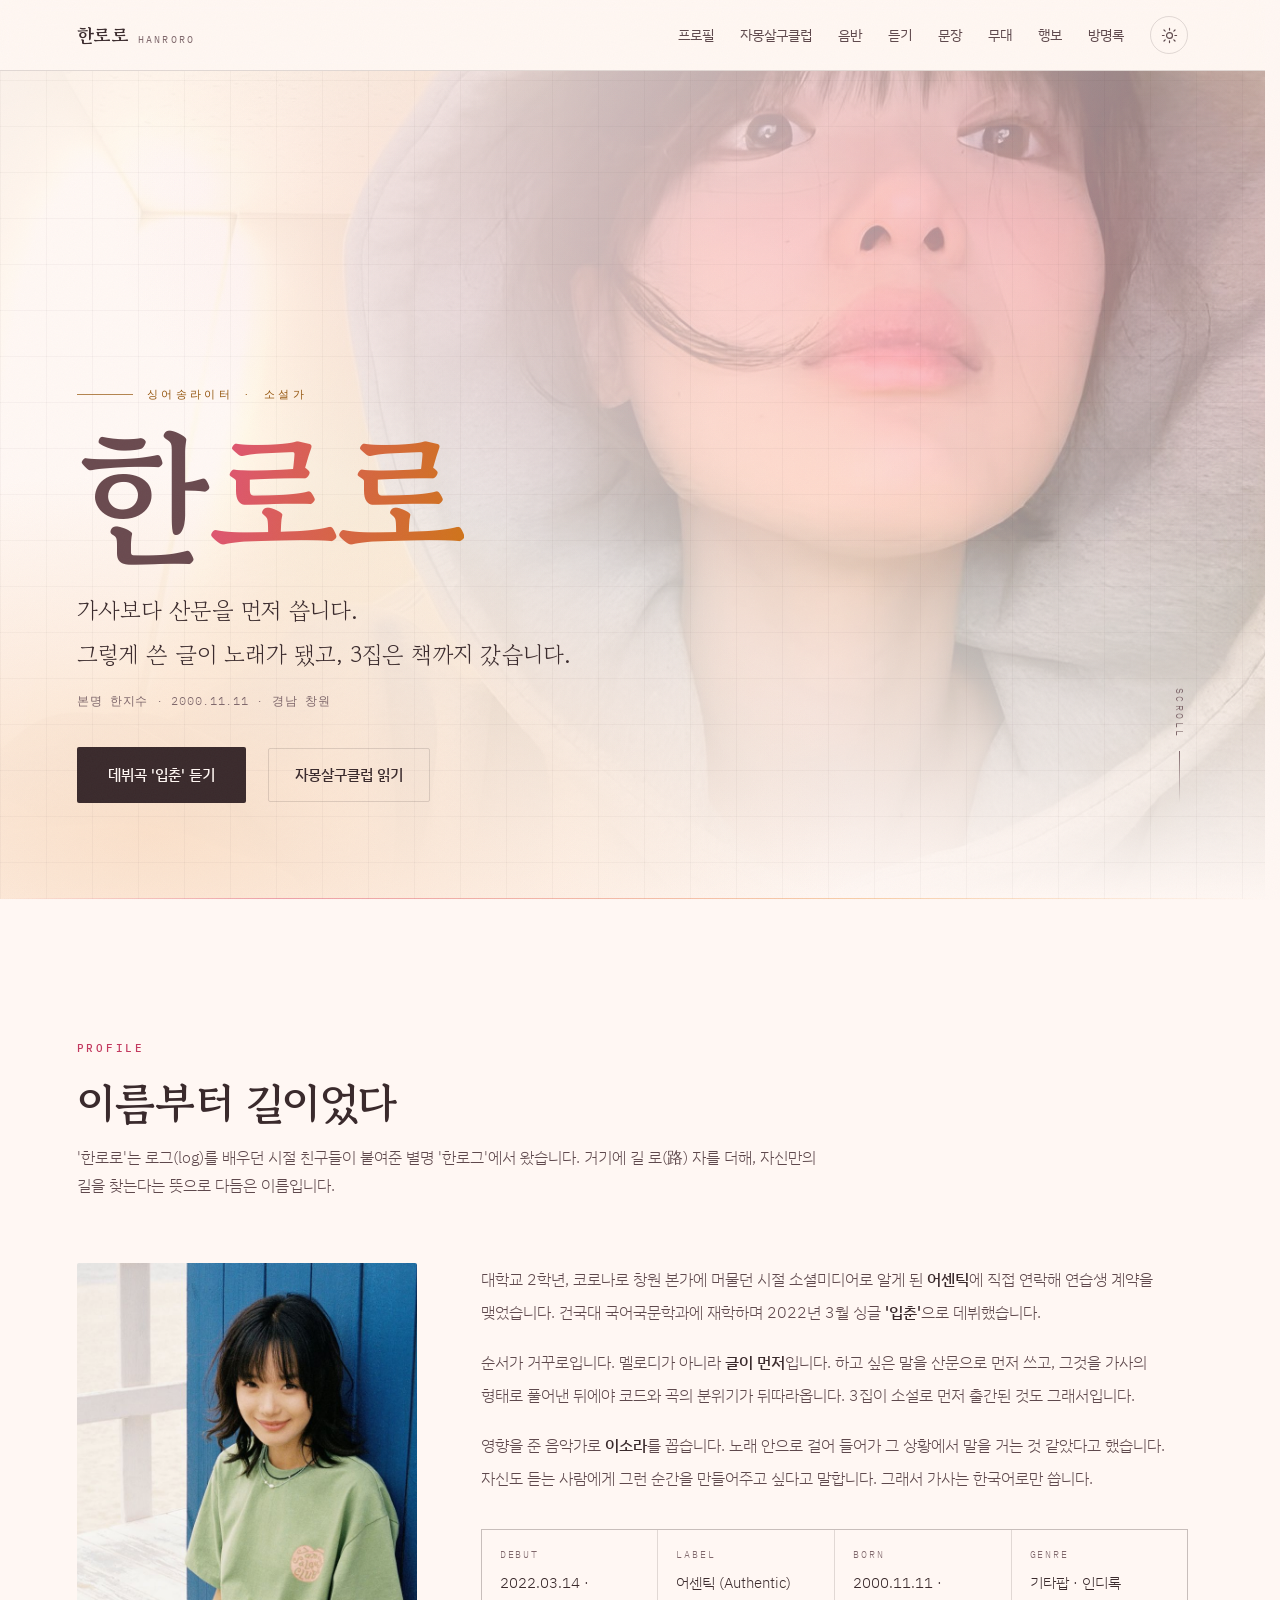
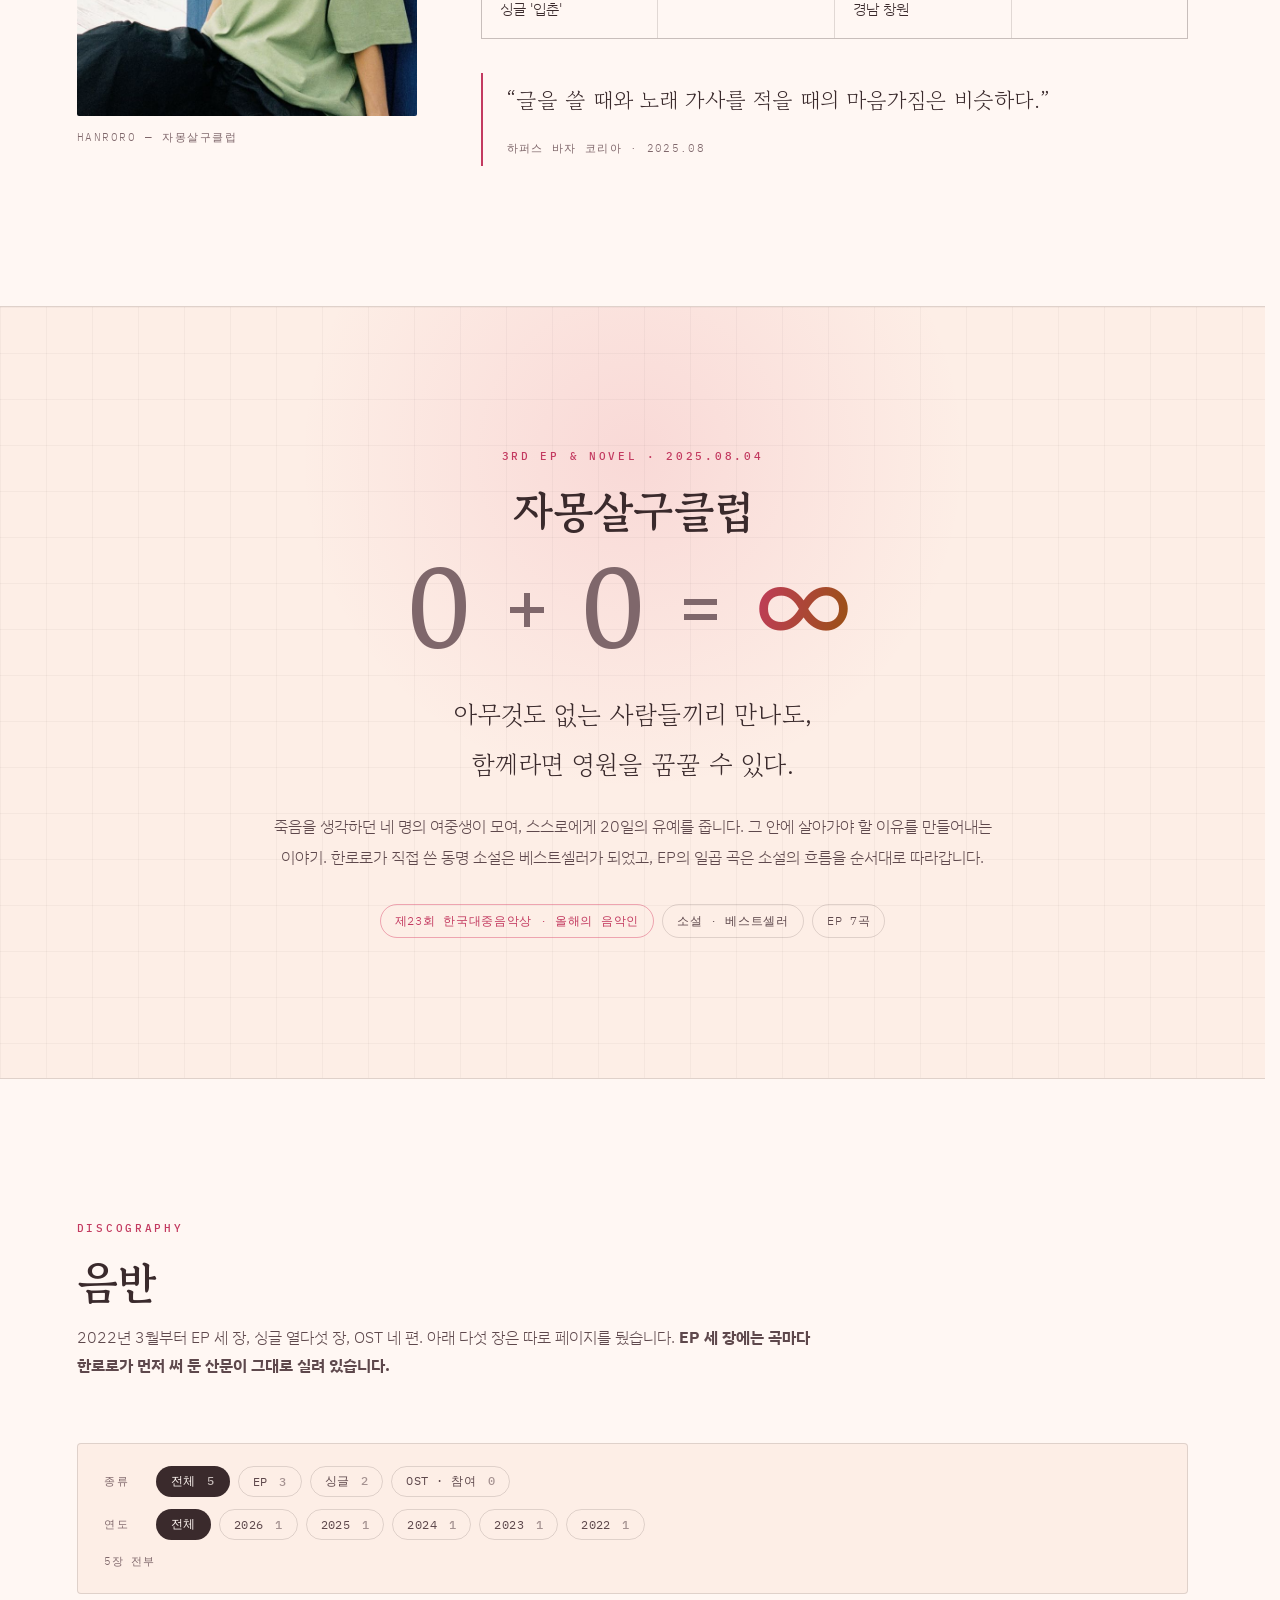
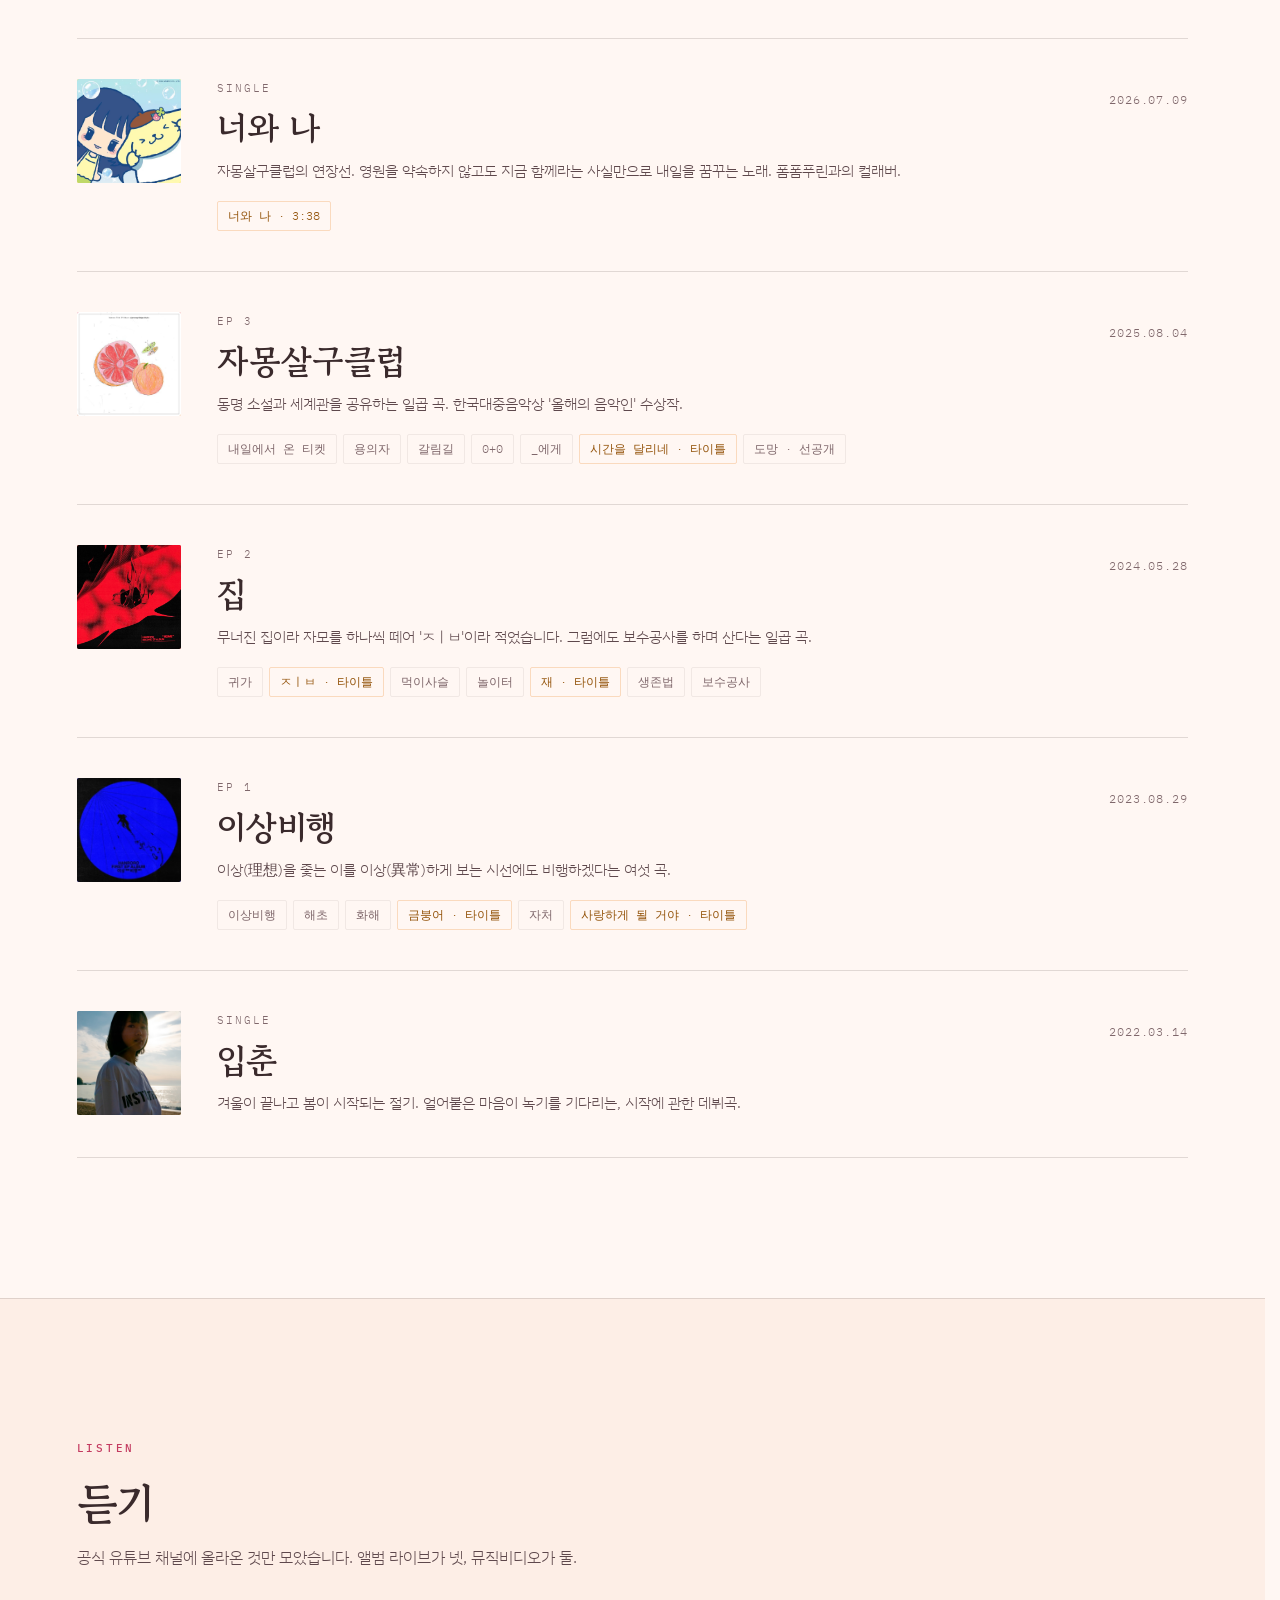
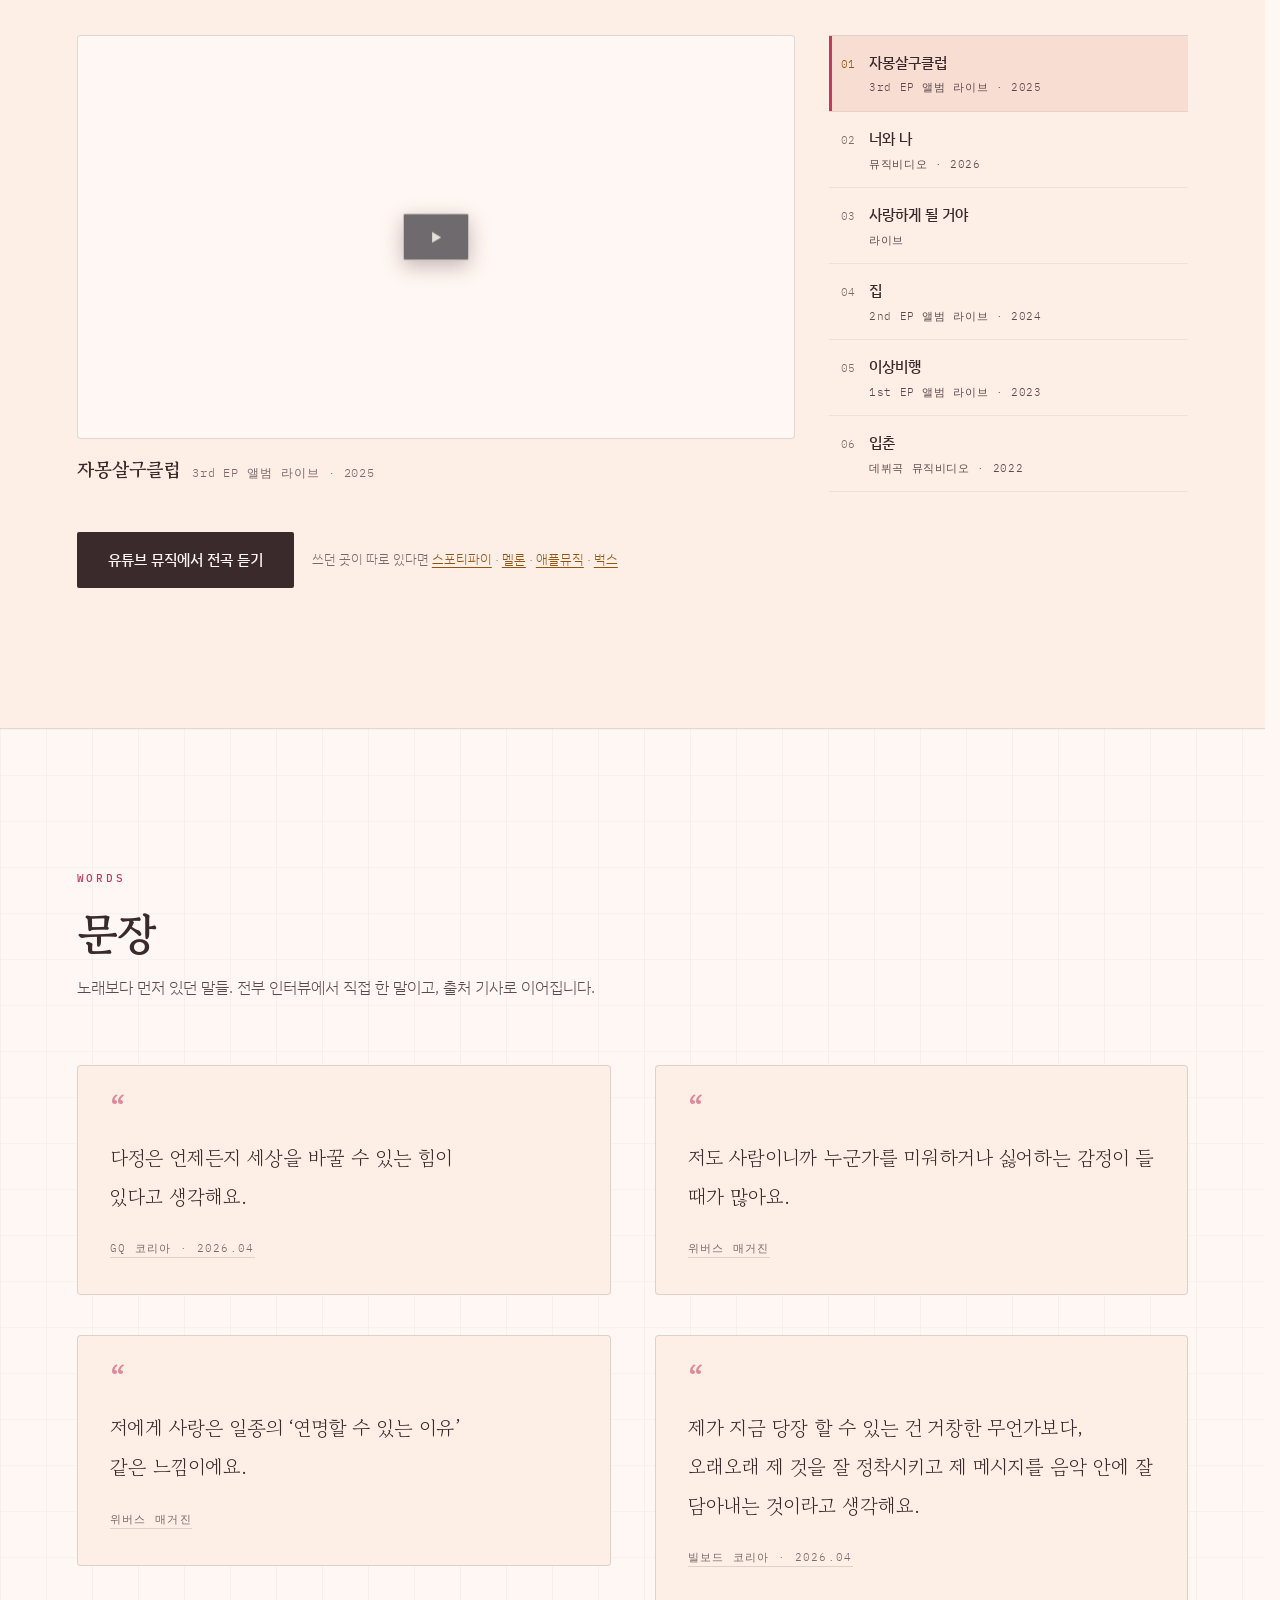
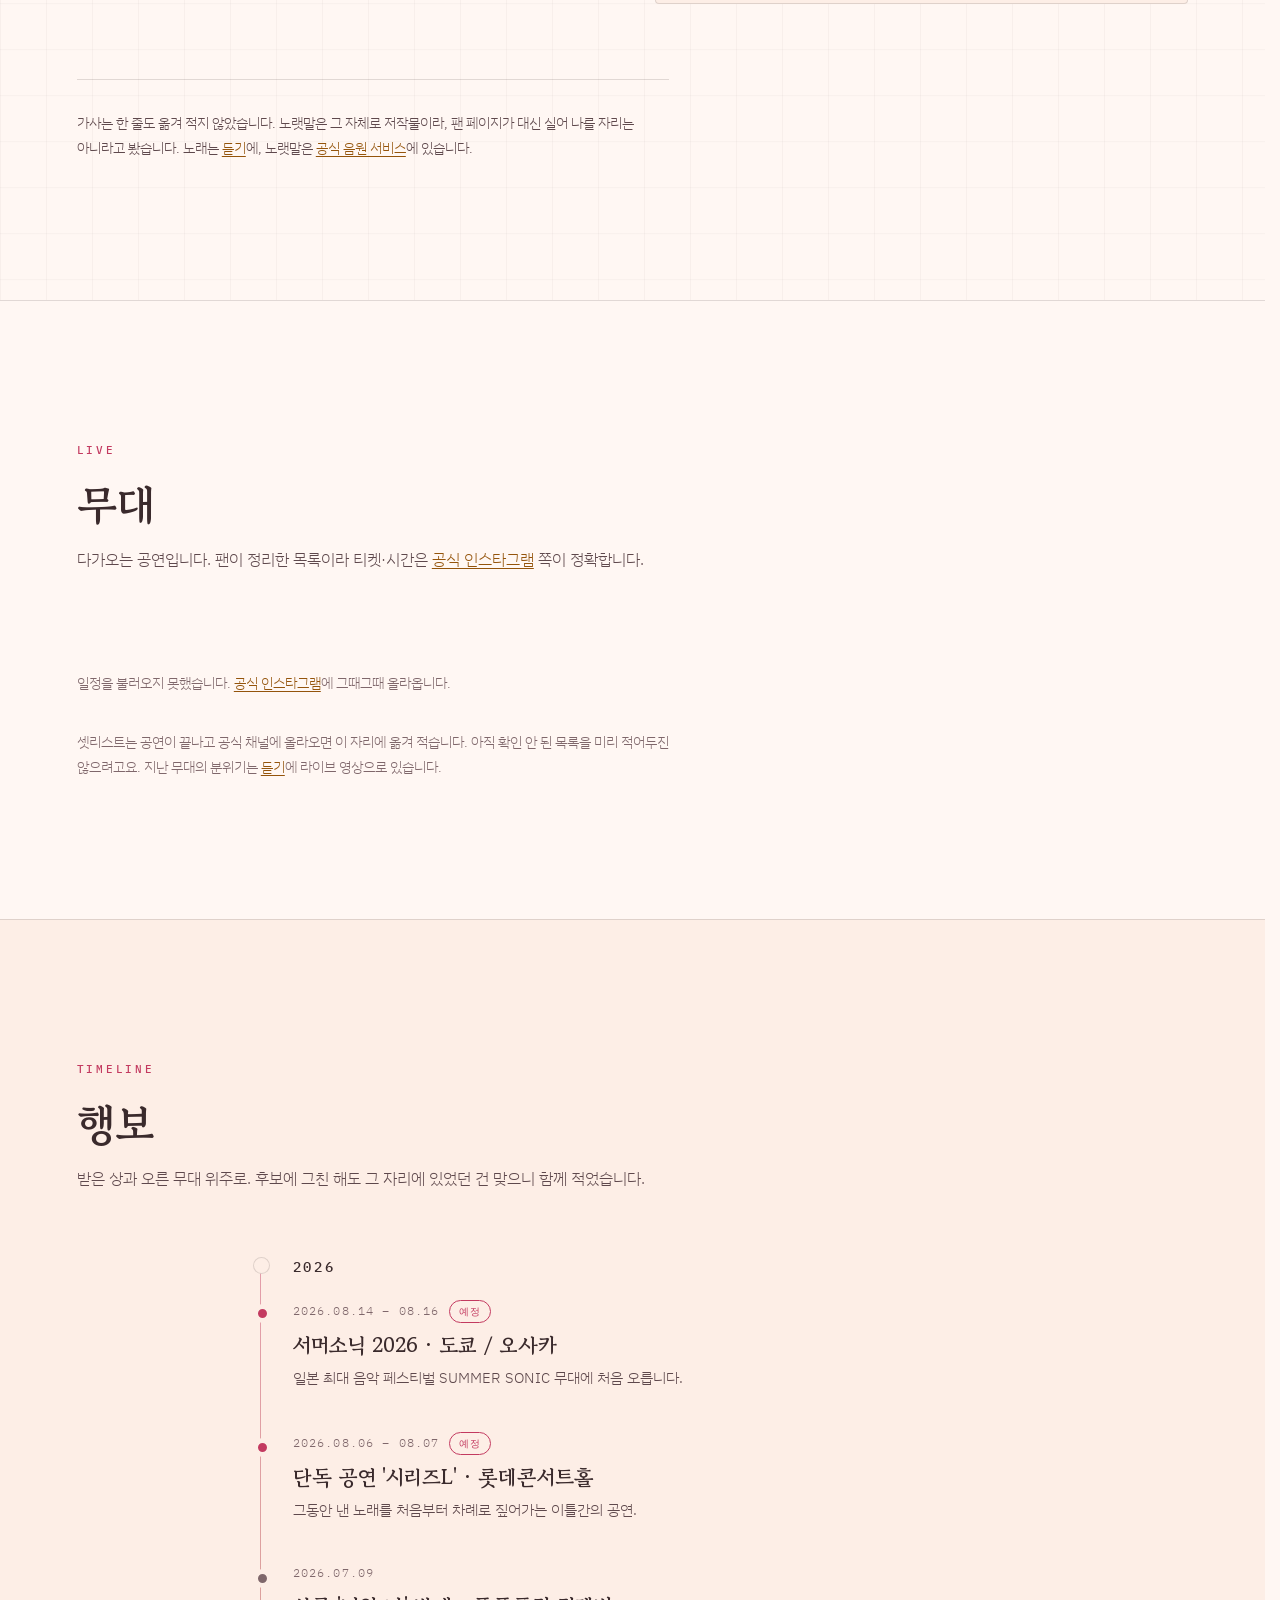
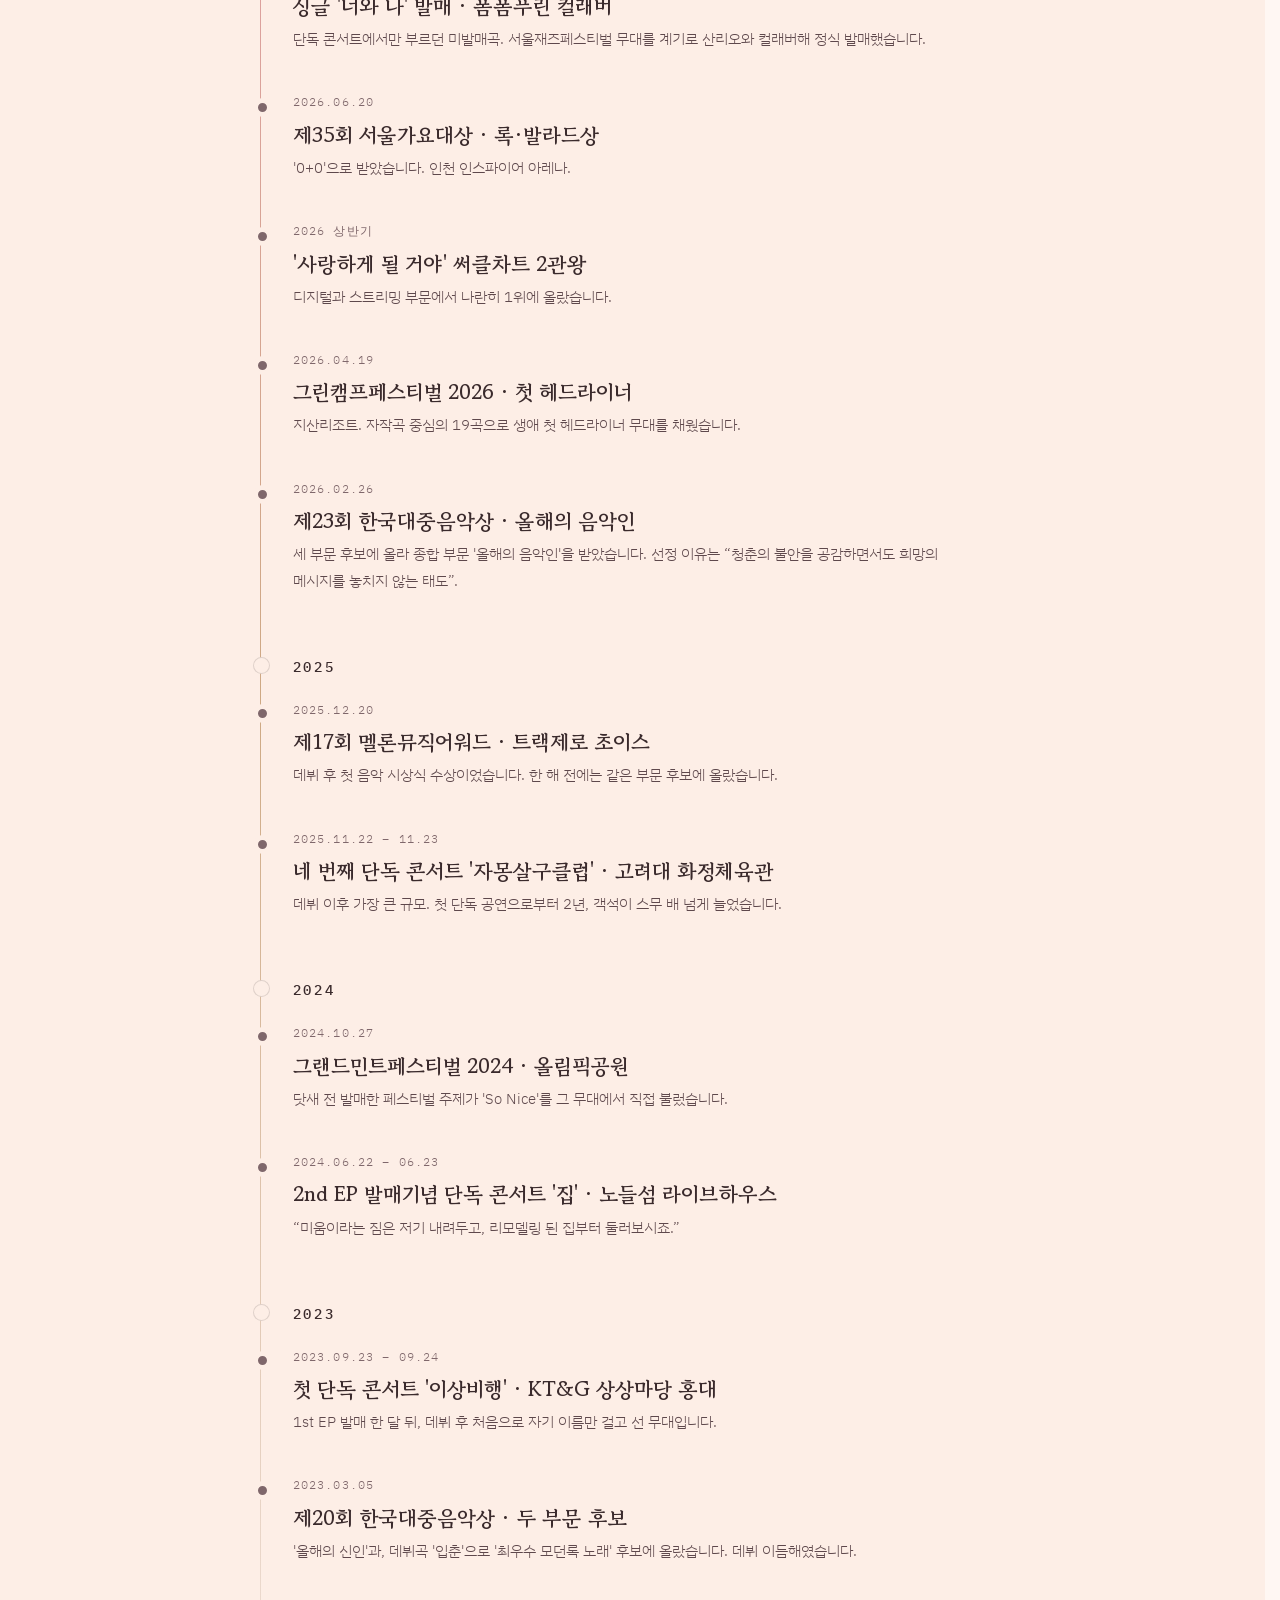
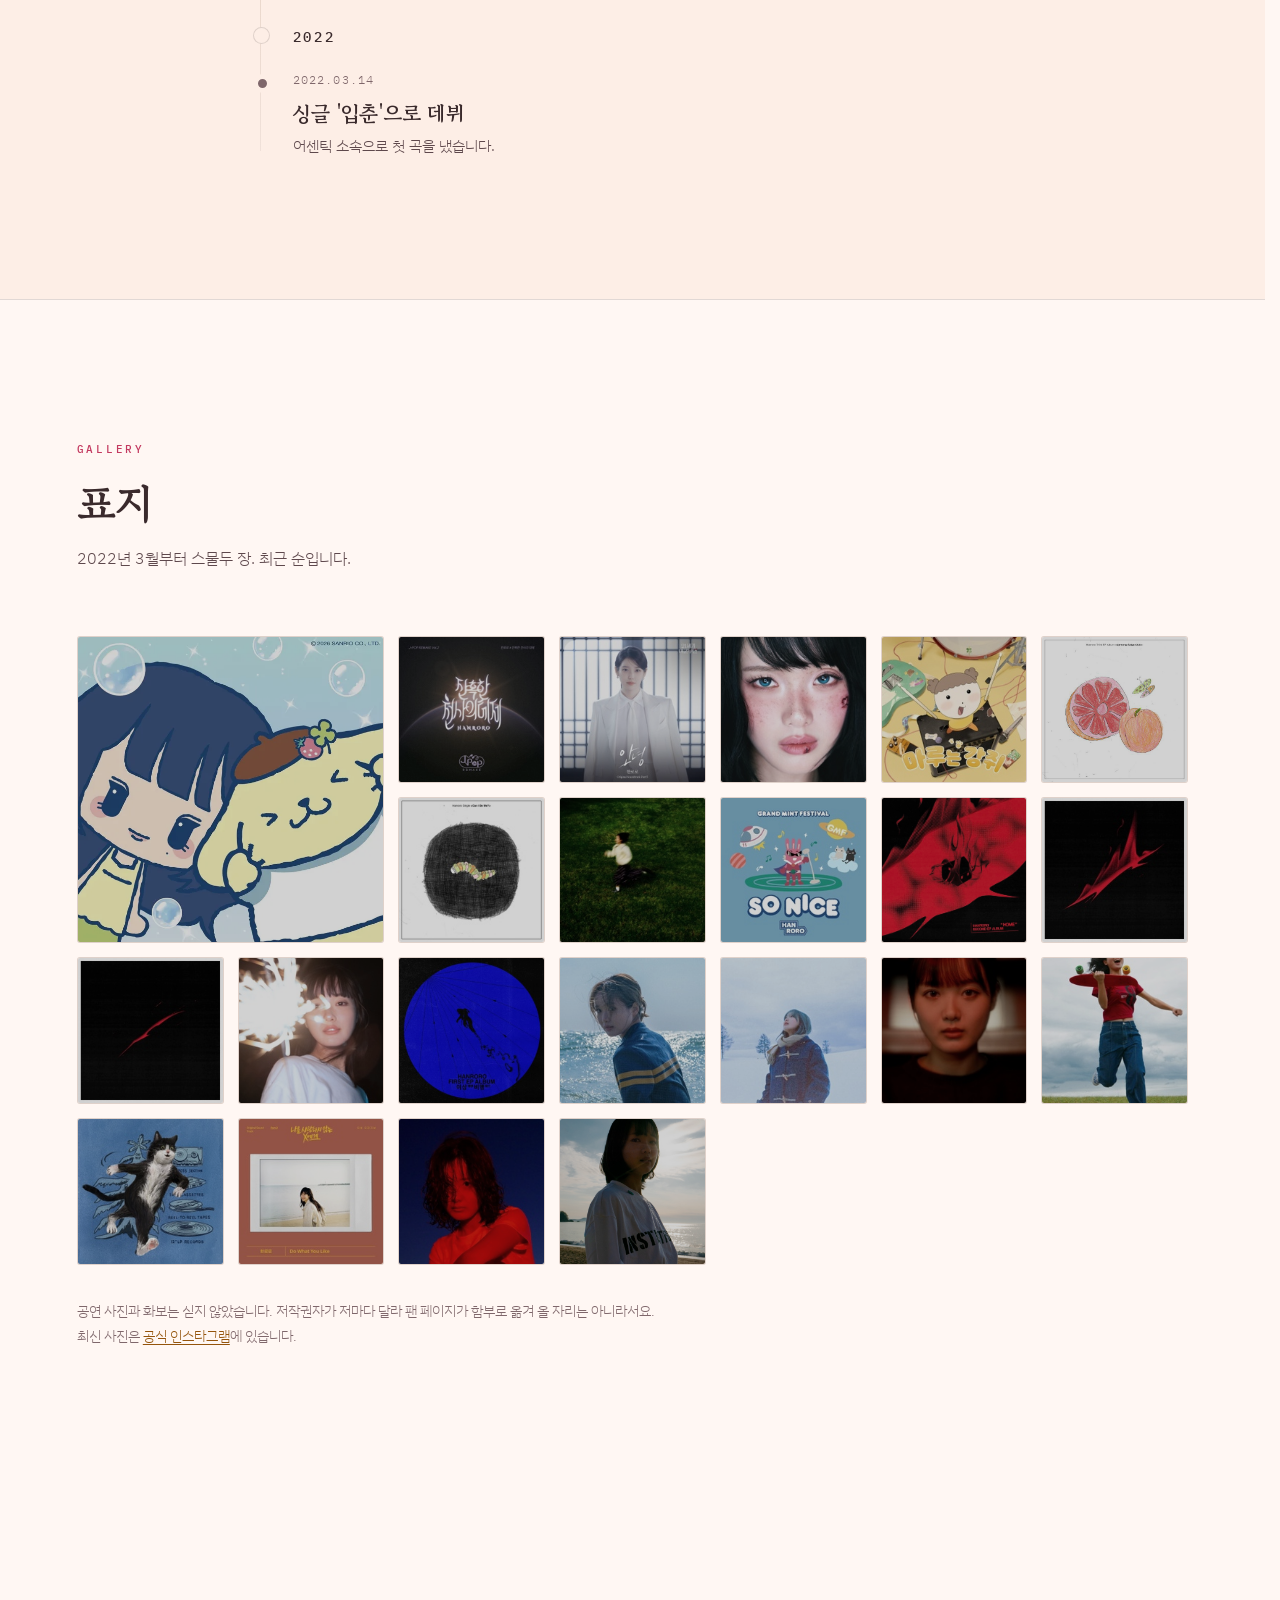
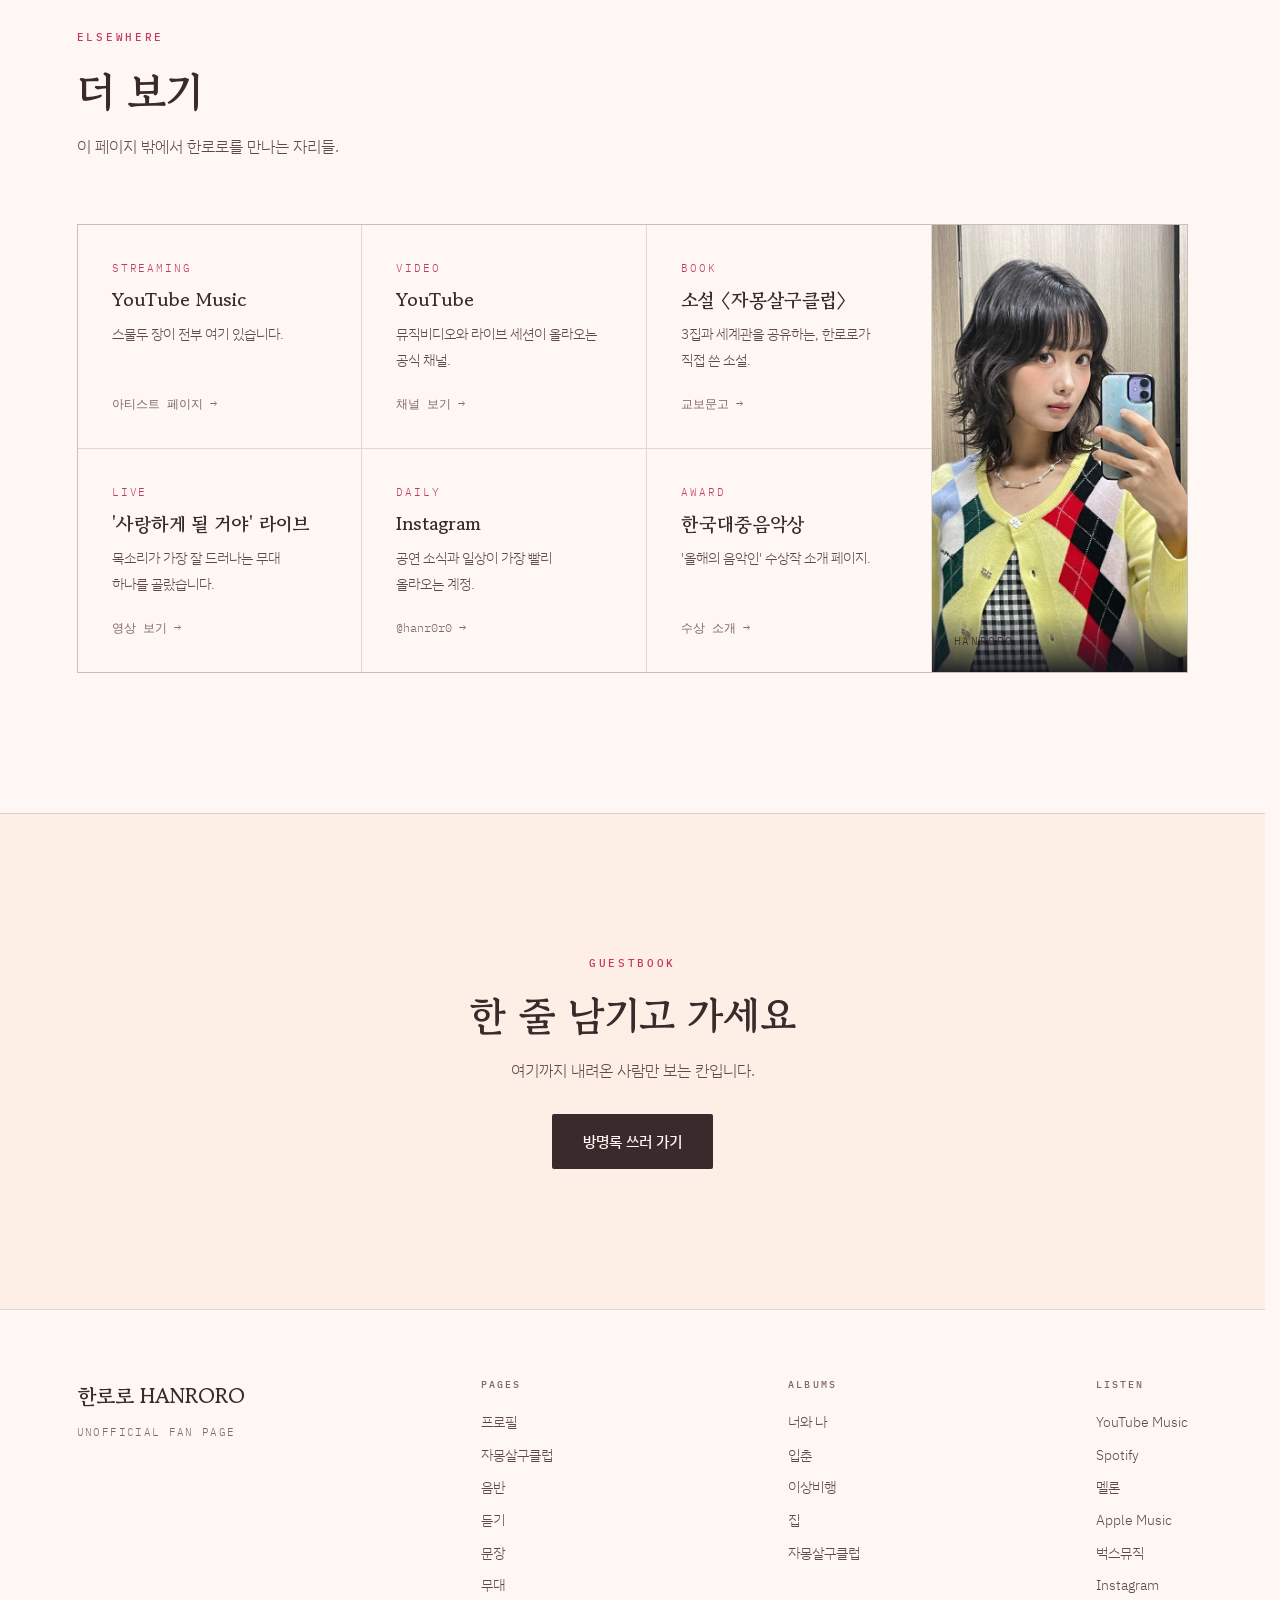
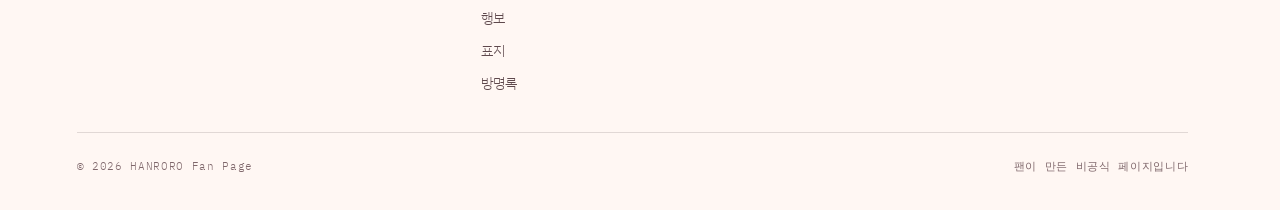
<file: index.html>
<!DOCTYPE html>
<html lang="ko">
<head>
<meta charset="UTF-8">
<title>한로로 HANRORO</title>
<link rel="icon" href="favicon.svg" type="image/svg+xml">
<meta name="viewport" content="width=device-width, initial-scale=1.0">
<meta name="description" content="싱어송라이터 한로로(HANRORO) 비공식 팬사이트. 가사보다 산문을 먼저 쓰는 사람의 기록 — 음반 스물두 장, 듣기, 남긴 문장, 다가오는 무대, 그리고 방명록.">

<!-- 링크 미리보기 (카톡·트위터 등). og:image는 상대경로가 안 먹어서 전체 주소로 적는다 -->
<meta property="og:type" content="website">
<meta property="og:site_name" content="한로로 HANRORO 팬사이트">
<meta property="og:locale" content="ko_KR">
<meta property="og:title" content="한로로 HANRORO">
<meta property="og:description" content="싱어송라이터 한로로(HANRORO) 비공식 팬사이트. 가사보다 산문을 먼저 쓰는 사람의 기록 — 음반 스물두 장, 듣기, 남긴 문장, 다가오는 무대, 그리고 방명록.">
<meta property="og:image" content="https://hanroro-eight.vercel.app/img/background.jpg">
<meta property="og:url" content="https://hanroro-eight.vercel.app/">
<meta name="twitter:card" content="summary_large_image">
<link rel="preconnect" href="https://fonts.googleapis.com">
<link rel="preconnect" href="https://fonts.gstatic.com" crossorigin>
<link rel="preconnect" href="https://unpkg.com" crossorigin>
<!-- 히어로 배경은 CSS background-image라 브라우저가 늦게 발견한다 (LCP 요소) -->
<link rel="preload" as="image" href="img/background.jpg" fetchpriority="high">
<!-- 한글 웹폰트는 서브셋이 수십 개로 쪼개져 스타일시트만 78KB다. 렌더를 막는 자리에 두면
     첫 페인트가 통째로 그만큼 밀린다(측정: 2.0s → 12.7s). preload로 받아 다 받은 뒤
     스타일시트로 승격시킨다 — 그동안 글자는 CSS에 적어둔 대체 글꼴(맑은 고딕·나눔명조)로
     먼저 보인다. display=swap이라 어차피 한 번은 바뀌던 것이고, 그 시점만 앞당긴 것이다. -->
<link rel="preload" as="style" href="https://fonts.googleapis.com/css2?family=Gowun+Batang:wght@400;700&family=IBM+Plex+Sans+KR:wght@300;400;500&family=IBM+Plex+Mono:wght@400;500&display=swap" onload="this.onload=null;this.rel='stylesheet'">
<noscript><link rel="stylesheet" href="https://fonts.googleapis.com/css2?family=Gowun+Batang:wght@400;700&family=IBM+Plex+Sans+KR:wght@300;400;500&family=IBM+Plex+Mono:wght@400;500&display=swap"></noscript>
<link rel="stylesheet" href="css/style.css">
<link rel="stylesheet" href="css/album.css">
<link rel="stylesheet" href="https://unpkg.com/aos@2.3.1/dist/aos.css" integrity="sha384-/rJKQnzOkEo+daG0jMjU1IwwY9unxt1NBw3Ef2fmOJ3PW/TfAg2KXVoWwMZQZtw9" crossorigin="anonymous" referrerpolicy="no-referrer">
<script src="js/theme.js"></script>
</head>
<body id="top">

<a class="skip" href="#main">본문 바로가기</a>
<div class="progress" aria-hidden="true"></div>

<header>
  <a class="logo" href="index.html">한로로 <em>HANRORO</em></a>
  <div class="head-right">
    <nav>
      <a href="#about">프로필</a>
      <a href="#club">자몽살구클럽</a>
      <a href="#records">음반</a>
      <a href="#listen">듣기</a>
      <a href="#words">문장</a>
      <a href="#live">무대</a>
      <a href="#activity">행보</a>
      <a href="guestbook.html">방명록</a>
    </nav>
    <button class="theme-toggle" id="themeToggle" type="button" aria-label="밝은 화면으로 전환">
      <svg class="i-moon" viewBox="0 0 24 24" fill="none" stroke="currentColor" stroke-width="1.7" stroke-linecap="round" stroke-linejoin="round" aria-hidden="true">
        <path d="M21 12.8A9 9 0 1 1 11.2 3a7 7 0 0 0 9.8 9.8z"/>
      </svg>
      <svg class="i-sun" viewBox="0 0 24 24" fill="none" stroke="currentColor" stroke-width="1.7" stroke-linecap="round" stroke-linejoin="round" aria-hidden="true">
        <circle cx="12" cy="12" r="4.2"/>
        <path d="M12 2v2.4M12 19.6V22M4.2 4.2l1.7 1.7M18.1 18.1l1.7 1.7M2 12h2.4M19.6 12H22M4.2 19.8l1.7-1.7M18.1 5.9l1.7-1.7"/>
      </svg>
    </button>
  </div>
</header>

<main id="main">

<!-- 히어로 — 이 사람이 누구인지 한 문장으로 -->
<section class="hero">
  <div class="hero-bg"></div>
  <div class="hero-veil"></div>
  <div class="hero-grid manuscript"></div>

  <div class="hero-inner">
    <p class="hero-mark">싱어송라이터 · 소설가</p>
    <h1 data-aos="fade-up">한<span class="rr">로로</span></h1>
    <p class="hero-lede" data-aos="fade-up" data-aos-delay="120">
      가사보다 산문을 먼저 씁니다.<br>
      그렇게 쓴 글이 노래가 됐고, 3집은 책까지 갔습니다.
    </p>
    <p class="hero-meta" data-aos="fade-up" data-aos-delay="180">
      본명 한지수 · 2000.11.11 · 경남 창원
    </p>
    <div class="hero-actions" data-aos="fade-up" data-aos-delay="240">
      <a class="btn" href="https://www.youtube.com/watch?v=kIiW3XRP7bU" target="_blank" rel="noopener">데뷔곡 '입춘' 듣기</a>
      <a class="btn btn-ghost" href="#club">자몽살구클럽 읽기</a>
    </div>
  </div>

  <span class="hero-scroll" aria-hidden="true">Scroll</span>
</section>

<!-- 프로필 -->
<section class="about band" id="about">
  <div class="wrap">
    <span class="eyebrow" data-aos="fade-up">Profile</span>
    <h2 class="band-title" data-aos="fade-up">이름부터 길이었다</h2>
    <p class="band-sub" data-aos="fade-up">
      '한로로'는 로그(log)를 배우던 시절 친구들이 붙여준 별명 '한로그'에서 왔습니다.
      거기에 길 로(路) 자를 더해, 자신만의 길을 찾는다는 뜻으로 다듬은 이름입니다.
    </p>

    <div class="about-grid">
      <figure class="about-photo" data-aos="fade-up">
        <img src="img/profile.jpg" alt="한로로 프로필 사진" loading="lazy" decoding="async" width="736" height="976">
        <figcaption>HANRORO — 자몽살구클럽</figcaption>
      </figure>

      <div class="about-body" data-aos="fade-up" data-aos-delay="100">
        <p>
          대학교 2학년, 코로나로 창원 본가에 머물던 시절 소셜미디어로 알게 된
          <strong>어센틱</strong>에 직접 연락해 연습생 계약을 맺었습니다.
          건국대 국어국문학과에 재학하며 2022년 3월 싱글 <strong>'입춘'</strong>으로 데뷔했습니다.
        </p>
        <p>
          순서가 거꾸로입니다. 멜로디가 아니라 <strong>글이 먼저</strong>입니다.
          하고 싶은 말을 산문으로 먼저 쓰고, 그것을 가사의 형태로 풀어낸 뒤에야
          코드와 곡의 분위기가 뒤따라옵니다. 3집이 소설로 먼저 출간된 것도 그래서입니다.
        </p>
        <p>
          영향을 준 음악가로 <strong>이소라</strong>를 꼽습니다.
          노래 안으로 걸어 들어가 그 상황에서 말을 거는 것 같았다고 했습니다.
          자신도 듣는 사람에게 그런 순간을 만들어주고 싶다고 말합니다.
          그래서 가사는 한국어로만 씁니다.
        </p>

        <dl class="about-meta">
          <div><dt>Debut</dt><dd>2022.03.14 · 싱글 '입춘'</dd></div>
          <div><dt>Label</dt><dd>어센틱 (Authentic)</dd></div>
          <div><dt>Born</dt><dd>2000.11.11 · 경남 창원</dd></div>
          <div><dt>Genre</dt><dd>기타팝 · 인디록</dd></div>
        </dl>

        <!-- '다정' 인용은 아래 '문장' 섹션으로 옮겼다. 한 페이지에 같은 말을 두 번 싣지 않는다 -->
        <blockquote class="pull">
          <p>“글을 쓸 때와 노래 가사를 적을 때의 마음가짐은 비슷하다.”</p>
          <cite>하퍼스 바자 코리아 · 2025.08</cite>
        </blockquote>
      </div>
    </div>
  </div>
</section>

<!-- 자몽살구클럽 — 이 사이트의 중심 -->
<section class="club band" id="club">
  <div class="club-glow" aria-hidden="true"></div>
  <div class="club-grid manuscript" aria-hidden="true"></div>

  <div class="club-inner wrap-narrow">
    <span class="eyebrow" data-aos="fade-up">3rd EP &amp; Novel · 2025.08.04</span>
    <h2 class="band-title" data-aos="fade-up">자몽살구클럽</h2>

    <p class="formula" data-aos="fade-up" role="img" aria-label="영 더하기 영은 무한">
      <span class="z">0</span><span class="op">+</span><span class="z">0</span><span class="op">=</span><span class="inf">∞</span>
    </p>

    <p class="club-read" data-aos="fade-up">
      아무것도 없는 사람들끼리 만나도,<br>함께라면 영원을 꿈꿀 수 있다.
    </p>

    <p class="club-note" data-aos="fade-up">
      죽음을 생각하던 네 명의 여중생이 모여, 스스로에게 20일의 유예를 줍니다.
      그 안에 살아가야 할 이유를 만들어내는 이야기.
      한로로가 직접 쓴 동명 소설은 베스트셀러가 되었고,
      EP의 일곱 곡은 소설의 흐름을 순서대로 따라갑니다.
    </p>

    <div class="club-tags" data-aos="fade-up">
      <span class="tag tag-hot">제23회 한국대중음악상 · 올해의 음악인</span>
      <span class="tag">소설 · 베스트셀러</span>
      <span class="tag">EP 7곡</span>
    </div>
  </div>
</section>

<!-- 음반 -->
<section class="records band" id="records">
  <div class="wrap">
    <span class="eyebrow" data-aos="fade-up">Discography</span>
    <h2 class="band-title" data-aos="fade-up">음반</h2>
    <p class="band-sub" data-aos="fade-up">
      2022년 3월부터 EP 세 장, 싱글 열다섯 장, OST 네 편.
      아래 다섯 장은 따로 페이지를 뒀습니다.
      <strong>EP 세 장에는 곡마다 한로로가 먼저 써 둔 산문이 그대로 실려 있습니다.</strong>
    </p>

    <!-- 거르기 — 종류와 연도로 좁혀 본다. js/disco.js가 hidden만 토글한다.
         개수(<b>)는 비워 둔다 — 아래 목록 절반이 DB에서 오므로 손으로 적으면 곧 어긋난다.
         js/disco.js가 실제로 그려진 항목을 세어 채운다 -->
    <div class="disc-filter" data-aos="fade-up">
      <div class="dfil-row">
        <span class="dfil-label" id="dfil-kind">종류</span>
        <div class="dfil-chips" role="group" aria-labelledby="dfil-kind">
          <button type="button" class="chip is-on" data-axis="kind" data-value="all" aria-pressed="true">전체 <b></b></button>
          <button type="button" class="chip" data-axis="kind" data-value="ep" aria-pressed="false">EP <b></b></button>
          <button type="button" class="chip" data-axis="kind" data-value="single" aria-pressed="false">싱글 <b></b></button>
          <button type="button" class="chip" data-axis="kind" data-value="ost" aria-pressed="false">OST · 참여 <b></b></button>
        </div>
      </div>
      <div class="dfil-row">
        <span class="dfil-label" id="dfil-year">연도</span>
        <div class="dfil-chips" role="group" aria-labelledby="dfil-year">
          <button type="button" class="chip is-on" data-axis="year" data-value="all" aria-pressed="true">전체</button>
          <button type="button" class="chip" data-axis="year" data-value="2026" aria-pressed="false">2026 <b></b></button>
          <button type="button" class="chip" data-axis="year" data-value="2025" aria-pressed="false">2025 <b></b></button>
          <button type="button" class="chip" data-axis="year" data-value="2024" aria-pressed="false">2024 <b></b></button>
          <button type="button" class="chip" data-axis="year" data-value="2023" aria-pressed="false">2023 <b></b></button>
          <button type="button" class="chip" data-axis="year" data-value="2022" aria-pressed="false">2022 <b></b></button>
        </div>
      </div>
      <p class="dfil-count" role="status" aria-live="polite"></p>
    </div>

    <p class="disc-empty" hidden>고른 조건에 걸리는 게 없습니다.</p>

    <div class="disc-group" data-group>
    <a class="record" href="album-youandi.html" data-kind="single" data-year="2026" data-aos="fade-up">
      <span class="cover cover-youandi cover-sm" aria-hidden="true">
        <img src="img/cover-youandi.jpg" alt="" loading="lazy">
      </span>
      <div>
        <span class="record-no">Single</span>
        <h3 class="record-title">너와 나</h3>
        <p class="record-desc">자몽살구클럽의 연장선. 영원을 약속하지 않고도 지금 함께라는 사실만으로 내일을 꿈꾸는 노래. 폼폼푸린과의 컬래버.</p>
        <ul class="record-tracks">
          <li class="is-title">너와 나 · 3:38</li>
        </ul>
      </div>
      <span class="record-date">2026.07.09<span class="record-likes" data-album="youandi" hidden>♥ <b></b></span></span>
    </a>

    <a class="record" href="album-ep3.html" data-kind="ep" data-year="2025" data-aos="fade-up">
      <span class="cover cover-ep3 cover-sm" aria-hidden="true">
        <img src="img/cover-ep3.jpg" alt="" loading="lazy">
      </span>
      <div>
        <span class="record-no">EP 3</span>
        <h3 class="record-title">자몽살구클럽</h3>
        <p class="record-desc">동명 소설과 세계관을 공유하는 일곱 곡. 한국대중음악상 '올해의 음악인' 수상작.</p>
        <ul class="record-tracks">
          <li>내일에서 온 티켓</li>
          <li>용의자</li>
          <li>갈림길</li>
          <li>0+0</li>
          <li>_에게</li>
          <li class="is-title">시간을 달리네 · 타이틀</li>
          <li>도망 · 선공개</li>
        </ul>
      </div>
      <span class="record-date">2025.08.04<span class="record-likes" data-album="ep3" hidden>♥ <b></b></span></span>
    </a>

    <a class="record" href="album-ep2.html" data-kind="ep" data-year="2024" data-aos="fade-up">
      <span class="cover cover-ep2 cover-sm" aria-hidden="true">
        <img src="img/cover-ep2.jpg" alt="" loading="lazy">
      </span>
      <div>
        <span class="record-no">EP 2</span>
        <h3 class="record-title">집</h3>
        <p class="record-desc">무너진 집이라 자모를 하나씩 떼어 'ㅈㅣㅂ'이라 적었습니다. 그럼에도 보수공사를 하며 산다는 일곱 곡.</p>
        <ul class="record-tracks">
          <li>귀가</li>
          <li class="is-title">ㅈㅣㅂ · 타이틀</li>
          <li>먹이사슬</li>
          <li>놀이터</li>
          <li class="is-title">재 · 타이틀</li>
          <li>생존법</li>
          <li>보수공사</li>
        </ul>
      </div>
      <span class="record-date">2024.05.28<span class="record-likes" data-album="ep2" hidden>♥ <b></b></span></span>
    </a>

    <a class="record" href="album-ep1.html" data-kind="ep" data-year="2023" data-aos="fade-up">
      <span class="cover cover-ep1 cover-sm" aria-hidden="true">
        <img src="img/cover-ep1.jpg" alt="" loading="lazy">
      </span>
      <div>
        <span class="record-no">EP 1</span>
        <h3 class="record-title">이상비행</h3>
        <p class="record-desc">이상(理想)을 좇는 이를 이상(異常)하게 보는 시선에도 비행하겠다는 여섯 곡.</p>
        <ul class="record-tracks">
          <li>이상비행</li>
          <li>해초</li>
          <li>화해</li>
          <li class="is-title">금붕어 · 타이틀</li>
          <li>자처</li>
          <li class="is-title">사랑하게 될 거야 · 타이틀</li>
        </ul>
      </div>
      <span class="record-date">2023.08.29<span class="record-likes" data-album="ep1" hidden>♥ <b></b></span></span>
    </a>

    <a class="record" href="album-single.html" data-kind="single" data-year="2022" data-aos="fade-up">
      <span class="cover cover-single cover-sm" aria-hidden="true">
        <img src="img/cover-single.jpg" alt="" loading="lazy">
      </span>
      <div>
        <span class="record-no">Single</span>
        <h3 class="record-title">입춘</h3>
        <p class="record-desc">겨울이 끝나고 봄이 시작되는 절기. 얼어붙은 마음이 녹기를 기다리는, 시작에 관한 데뷔곡.</p>
      </div>
      <span class="record-date">2022.03.14<span class="record-likes" data-album="single" hidden>♥ <b></b></span></span>
    </a>

    </div>

    <!-- 나머지 싱글 — 페이지를 따로 두지 않고 목록으로만. 링크는 벅스 앨범 페이지 -->
    <div class="disc-group" data-group>
    <h3 class="disc-head" data-aos="fade-up">그 밖의 싱글</h3>
    <p class="disc-lead" data-aos="fade-up">
      EP에 실리기 전 먼저 내놓은 곡들과, 어느 앨범에도 묶이지 않은 곡들.
    </p>

    <ul class="disc-list" data-list="single" data-aos="fade-up"></ul>
    <p class="disc-lead" data-fallback>
      목록을 불러오지 못했습니다. 열세 장 전부
      <a href="https://music.bugs.co.kr/artist/20155724/albums" target="_blank" rel="noopener">벅스 아티스트 페이지</a>에 있습니다.
    </p>

    </div>

    <div class="disc-group" data-group>
    <h3 class="disc-head" data-aos="fade-up">OST · 참여</h3>
    <p class="disc-lead" data-aos="fade-up">
      자기 이름으로 낸 앨범은 아니지만, 한 곡씩 남겨둔 자리들.
    </p>

    <ul class="disc-list" data-list="ost" data-aos="fade-up"></ul>
    <p class="disc-lead" data-fallback>
      목록을 불러오지 못했습니다. 네 편 전부
      <a href="https://music.bugs.co.kr/artist/20155724/albums" target="_blank" rel="noopener">벅스 아티스트 페이지</a>에 있습니다.
    </p>
    </div>
  </div>
</section>

<!-- 듣기 — 공식 채널 영상만. 파사드(표지+재생버튼)를 깔고 누를 때만 iframe을 만든다 -->
<section class="listen band" id="listen">
  <div class="wrap">
    <span class="eyebrow" data-aos="fade-up">Listen</span>
    <h2 class="band-title" data-aos="fade-up">듣기</h2>
    <p class="band-sub" data-aos="fade-up">
      공식 유튜브 채널에 올라온 것만 모았습니다. 앨범 라이브가 넷, 뮤직비디오가 둘.
    </p>

    <div class="player" data-aos="fade-up">
      <div class="pl-stage">
        <!-- data-id가 바뀌면 js/player.js가 표지와 설명을 갈아 끼운다 -->
        <button class="pl-facade" type="button" data-id="1GUFm9FrPZI"
                aria-label="'자몽살구클럽' 앨범 라이브 재생 — 유튜브가 여기서 열립니다">
          <img class="pl-thumb" src="https://i.ytimg.com/vi/1GUFm9FrPZI/maxresdefault.jpg"
               alt="" width="1280" height="720" loading="lazy"
               onerror="this.src=this.src.replace('maxresdefault','hqdefault')">
          <span class="pl-play" aria-hidden="true">
            <!-- 삼각형의 x 경계를 7.4~18.4로 잡아 뷰박스 가운데(12)에 맞추고, +0.9만 오른쪽으로
                 밀어 시각 중심을 보정한다. 오른쪽을 가리키는 삼각형은 무게가 왼쪽에 쏠려
                 기하학적으로 정중앙에 두면 왼쪽으로 치우쳐 보인다. CSS 여백으로 밀지 말 것 -->
            <svg viewBox="0 0 24 24" fill="currentColor"><path d="M7.4 5.5v13L18.4 12z"/></svg>
          </span>
        </button>
        <p class="pl-caption">
          <b>자몽살구클럽</b><span>3rd EP 앨범 라이브 · 2025</span>
        </p>
      </div>

      <ol class="pl-list">
        <li><button type="button" class="pl-item is-on" data-id="1GUFm9FrPZI"
              data-title="자몽살구클럽" data-sub="3rd EP 앨범 라이브 · 2025">
          <span class="pl-no">01</span>
          <span class="pl-txt"><b>자몽살구클럽</b><span>3rd EP 앨범 라이브 · 2025</span></span>
        </button></li>
        <li><button type="button" class="pl-item" data-id="Tos8R9Tcem8"
              data-title="너와 나" data-sub="뮤직비디오 · 2026">
          <span class="pl-no">02</span>
          <span class="pl-txt"><b>너와 나</b><span>뮤직비디오 · 2026</span></span>
        </button></li>
        <li><button type="button" class="pl-item" data-id="f1sr0D13wEY"
              data-title="사랑하게 될 거야" data-sub="라이브">
          <span class="pl-no">03</span>
          <span class="pl-txt"><b>사랑하게 될 거야</b><span>라이브</span></span>
        </button></li>
        <li><button type="button" class="pl-item" data-id="3RMJ4qnvMWc"
              data-title="집" data-sub="2nd EP 앨범 라이브 · 2024">
          <span class="pl-no">04</span>
          <span class="pl-txt"><b>집</b><span>2nd EP 앨범 라이브 · 2024</span></span>
        </button></li>
        <li><button type="button" class="pl-item" data-id="db3vhwQcQPM"
              data-title="이상비행" data-sub="1st EP 앨범 라이브 · 2023">
          <span class="pl-no">05</span>
          <span class="pl-txt"><b>이상비행</b><span>1st EP 앨범 라이브 · 2023</span></span>
        </button></li>
        <li><button type="button" class="pl-item" data-id="kIiW3XRP7bU"
              data-title="입춘" data-sub="데뷔곡 뮤직비디오 · 2022">
          <span class="pl-no">06</span>
          <span class="pl-txt"><b>입춘</b><span>데뷔곡 뮤직비디오 · 2022</span></span>
        </button></li>
      </ol>
    </div>

    <!-- 주력은 유튜브 뮤직. 2026년 6월 와이즈앱 기준 국내 음악 앱 이용자 1위(949만),
         2위 스포티파이 622만, 3위 멜론 593만. 나머지는 보조 링크로만 남긴다 -->
    <p class="plat" data-aos="fade-up">
      <a class="btn" href="https://music.youtube.com/channel/UCrDa_5OU-rhvXqWlPx5hgKQ"
         target="_blank" rel="noopener">유튜브 뮤직에서 전곡 듣기</a>
      <span class="plat-alt">쓰던 곳이 따로 있다면
        <a href="https://open.spotify.com/artist/5wVJpXzuKV6Xj7Yhsf2uYx" target="_blank" rel="noopener">스포티파이</a> ·
        <a href="https://www.melon.com/artist/timeline.htm?artistId=3080810" target="_blank" rel="noopener">멜론</a> ·
        <a href="https://music.apple.com/kr/artist/hanroro/1613668993" target="_blank" rel="noopener">애플뮤직</a> ·
        <a href="https://music.bugs.co.kr/artist/20155724/albums" target="_blank" rel="noopener">벅스</a>
      </span>
    </p>

  </div>
</section>

<!-- 문장 — 가사는 싣지 않는다. 인터뷰에서 실제로 한 말만, 매체와 날짜를 붙여서 -->
<section class="words band" id="words">
  <div class="words-grid manuscript" aria-hidden="true"></div>

  <div class="wrap">
    <span class="eyebrow" data-aos="fade-up">Words</span>
    <h2 class="band-title" data-aos="fade-up">문장</h2>
    <p class="band-sub" data-aos="fade-up">
      노래보다 먼저 있던 말들. 전부 인터뷰에서 직접 한 말이고, 출처 기사로 이어집니다.
    </p>

    <div class="quote-grid">
      <figure class="quote" data-aos="fade-up">
        <blockquote><p>다정은 언제든지 세상을 바꿀 수 있는 힘이 있다고 생각해요.</p></blockquote>
        <figcaption>
          <a href="https://www.gqkorea.co.kr/2026/04/23/%ED%95%9C%EB%A1%9C%EB%A1%9C-%EB%8B%A4%EC%A0%95%EC%9D%B4%EB%9D%BC%EB%8A%94-%EA%B2%83%EC%9D%80-%EC%96%B8%EC%A0%9C%EB%93%A0%EC%A7%80-%EC%84%B8%EC%83%81%EC%9D%84-%EB%B0%94%EA%BF%80-%EC%88%98-%EC%9E%88/"
             target="_blank" rel="noopener">GQ 코리아 · 2026.04</a>
        </figcaption>
      </figure>

      <figure class="quote" data-aos="fade-up" data-aos-delay="80">
        <blockquote><p>저에게 사랑은 일종의 ‘연명할 수 있는 이유’ 같은 느낌이에요.</p></blockquote>
        <figcaption>
          <a href="https://magazine.weverse.io/article/view/1761?lang=ko" target="_blank" rel="noopener">위버스 매거진</a>
        </figcaption>
      </figure>

      <figure class="quote" data-aos="fade-up" data-aos-delay="80">
        <blockquote><p>저도 사람이니까 누군가를 미워하거나 싫어하는 감정이 들 때가 많아요.</p></blockquote>
        <figcaption>
          <a href="https://magazine.weverse.io/article/view/1761?lang=ko" target="_blank" rel="noopener">위버스 매거진</a>
        </figcaption>
      </figure>

      <figure class="quote" data-aos="fade-up" data-aos-delay="160">
        <blockquote><p>제가 지금 당장 할 수 있는 건 거창한 무언가보다, 오래오래 제 것을 잘 정착시키고 제 메시지를 음악 안에 잘 담아내는 것이라고 생각해요.</p></blockquote>
        <figcaption>
          <a href="https://billboard.co.kr/editorial/interview/article/hanroro/" target="_blank" rel="noopener">빌보드 코리아 · 2026.04</a>
        </figcaption>
      </figure>
    </div>

    <p class="words-note" data-aos="fade-up">
      가사는 한 줄도 옮겨 적지 않았습니다. 노랫말은 그 자체로 저작물이라, 팬 페이지가 대신
      실어 나를 자리는 아니라고 봤습니다. 노래는 <a href="#listen">듣기</a>에,
      노랫말은 <a href="https://music.bugs.co.kr/artist/20155724/albums" target="_blank" rel="noopener">공식 음원 서비스</a>에 있습니다.
    </p>
  </div>
</section>

<!-- 무대 — 다가오는 공연. 날짜는 HTML에 그대로 적고 js/live.js가 남은 날만 덧붙인다 -->
<section class="live band" id="live">
  <div class="wrap">
    <span class="eyebrow" data-aos="fade-up">Live</span>
    <h2 class="band-title" data-aos="fade-up">무대</h2>
    <p class="band-sub" data-aos="fade-up">
      다가오는 공연입니다. 팬이 정리한 목록이라 티켓·시간은
      <a href="https://www.instagram.com/hanr0r0/" target="_blank" rel="noopener">공식 인스타그램</a> 쪽이 정확합니다.
    </p>

    <ol class="gig-list"></ol>
    <p class="live-note" data-fallback>
      일정을 불러오지 못했습니다.
      <a href="https://www.instagram.com/hanr0r0/" target="_blank" rel="noopener">공식 인스타그램</a>에 그때그때 올라옵니다.
    </p>

    <!-- TODO(에셋): 셋리스트는 공연이 끝난 뒤 공식 채널에서 확인해 채운다.
         확인 안 된 곡 목록을 미리 적어두지 않는다 — 팬 페이지가 틀린 정보를 퍼뜨리게 된다.
         빈 <details>를 두면 눌러서 "아직 없습니다"를 확인하게 되므로 한 줄로 적어만 둔다. -->
    <p class="live-note" data-aos="fade-up">
      셋리스트는 공연이 끝나고 공식 채널에 올라오면 이 자리에 옮겨 적습니다.
      아직 확인 안 된 목록을 미리 적어두진 않으려고요.
      지난 무대의 분위기는 <a href="#listen">듣기</a>에 라이브 영상으로 있습니다.
    </p>
  </div>
</section>

<!-- 행보 -->
<section class="activity band" id="activity">
  <div class="wrap">
    <span class="eyebrow" data-aos="fade-up">Timeline</span>
    <h2 class="band-title" data-aos="fade-up">행보</h2>
    <p class="band-sub" data-aos="fade-up">
      받은 상과 오른 무대 위주로. 후보에 그친 해도 그 자리에 있었던 건 맞으니 함께 적었습니다.
    </p>

    <ol class="timeline">
      <li class="tl-year" data-aos="fade-up">2026</li>
      <li class="tl-item is-next" data-aos="fade-up">
        <p class="tl-date">2026.08.14 – 08.16 <span class="tl-flag">예정</span></p>
        <h3>서머소닉 2026 · 도쿄 / 오사카</h3>
        <p>일본 최대 음악 페스티벌 SUMMER SONIC 무대에 처음 오릅니다.</p>
      </li>
      <li class="tl-item is-next" data-aos="fade-up">
        <p class="tl-date">2026.08.06 – 08.07 <span class="tl-flag">예정</span></p>
        <h3>단독 공연 '시리즈L' · 롯데콘서트홀</h3>
        <p>그동안 낸 노래를 처음부터 차례로 짚어가는 이틀간의 공연.</p>
      </li>
      <li class="tl-item" data-aos="fade-up">
        <p class="tl-date">2026.07.09</p>
        <h3>싱글 '너와 나' 발매 · 폼폼푸린 컬래버</h3>
        <p>단독 콘서트에서만 부르던 미발매곡. 서울재즈페스티벌 무대를 계기로 산리오와 컬래버해 정식 발매했습니다.</p>
      </li>
      <li class="tl-item" data-aos="fade-up">
        <p class="tl-date">2026.06.20</p>
        <h3>제35회 서울가요대상 · 록·발라드상</h3>
        <p>'0+0'으로 받았습니다. 인천 인스파이어 아레나.</p>
      </li>
      <li class="tl-item" data-aos="fade-up">
        <p class="tl-date">2026 상반기</p>
        <h3>'사랑하게 될 거야' 써클차트 2관왕</h3>
        <p>디지털과 스트리밍 부문에서 나란히 1위에 올랐습니다.</p>
      </li>
      <li class="tl-item" data-aos="fade-up">
        <p class="tl-date">2026.04.19</p>
        <h3>그린캠프페스티벌 2026 · 첫 헤드라이너</h3>
        <p>지산리조트. 자작곡 중심의 19곡으로 생애 첫 헤드라이너 무대를 채웠습니다.</p>
      </li>
      <li class="tl-item" data-aos="fade-up">
        <p class="tl-date">2026.02.26</p>
        <h3>제23회 한국대중음악상 · 올해의 음악인</h3>
        <p>세 부문 후보에 올라 종합 부문 '올해의 음악인'을 받았습니다. 선정 이유는 “청춘의 불안을 공감하면서도 희망의 메시지를 놓치지 않는 태도”.</p>
      </li>
      <li class="tl-year" data-aos="fade-up">2025</li>
      <li class="tl-item" data-aos="fade-up">
        <p class="tl-date">2025.12.20</p>
        <h3>제17회 멜론뮤직어워드 · 트랙제로 초이스</h3>
        <p>데뷔 후 첫 음악 시상식 수상이었습니다. 한 해 전에는 같은 부문 후보에 올랐습니다.</p>
      </li>
      <li class="tl-item" data-aos="fade-up">
        <p class="tl-date">2025.11.22 – 11.23</p>
        <h3>네 번째 단독 콘서트 '자몽살구클럽' · 고려대 화정체육관</h3>
        <p>데뷔 이후 가장 큰 규모. 첫 단독 공연으로부터 2년, 객석이 스무 배 넘게 늘었습니다.</p>
      </li>
      <li class="tl-year" data-aos="fade-up">2024</li>
      <li class="tl-item" data-aos="fade-up">
        <p class="tl-date">2024.10.27</p>
        <h3>그랜드민트페스티벌 2024 · 올림픽공원</h3>
        <p>닷새 전 발매한 페스티벌 주제가 'So Nice'를 그 무대에서 직접 불렀습니다.</p>
      </li>
      <li class="tl-item" data-aos="fade-up">
        <p class="tl-date">2024.06.22 – 06.23</p>
        <h3>2nd EP 발매기념 단독 콘서트 '집' · 노들섬 라이브하우스</h3>
        <p>“미움이라는 짐은 저기 내려두고, 리모델링 된 집부터 둘러보시죠.”</p>
      </li>
      <li class="tl-year" data-aos="fade-up">2023</li>
      <li class="tl-item" data-aos="fade-up">
        <p class="tl-date">2023.09.23 – 09.24</p>
        <h3>첫 단독 콘서트 '이상비행' · KT&amp;G 상상마당 홍대</h3>
        <p>1st EP 발매 한 달 뒤, 데뷔 후 처음으로 자기 이름만 걸고 선 무대입니다.</p>
      </li>
      <li class="tl-item" data-aos="fade-up">
        <p class="tl-date">2023.03.05</p>
        <h3>제20회 한국대중음악상 · 두 부문 후보</h3>
        <p>'올해의 신인'과, 데뷔곡 '입춘'으로 '최우수 모던록 노래' 후보에 올랐습니다. 데뷔 이듬해였습니다.</p>
      </li>
      <li class="tl-year" data-aos="fade-up">2022</li>
      <li class="tl-item" data-aos="fade-up">
        <p class="tl-date">2022.03.14</p>
        <h3>싱글 '입춘'으로 데뷔</h3>
        <p>어센틱 소속으로 첫 곡을 냈습니다.</p>
      </li>
    </ol>
  </div>
</section>

<!-- 표지 — 보유한 아트워크 22장. 사진을 새로 긁어오지 않았다 -->
<section class="gallery band" id="gallery">
  <div class="wrap">
    <span class="eyebrow" data-aos="fade-up">Gallery</span>
    <h2 class="band-title" data-aos="fade-up">표지</h2>
    <p class="band-sub" data-aos="fade-up">
      2022년 3월부터 스물두 장. 최근 순입니다.
    </p>

    <div class="art-wall" data-aos="fade-up">
      <a class="art" href="album-youandi.html">
        <img src="img/cover-youandi.jpg" alt="너와 나 앨범 표지" loading="lazy" decoding="async" width="512" height="512">
        <span class="art-cap"><b>너와 나</b><span>2026.07.09</span></span>
      </a>
      <a class="art" href="https://music.bugs.co.kr/album/4152581" target="_blank" rel="noopener">
        <img src="img/disc-jpop.jpg" alt="잔혹한 천사의 테제 앨범 표지" loading="lazy" decoding="async" width="512" height="512">
        <span class="art-cap"><b>잔혹한 천사의 테제</b><span>2026.07.30</span></span>
      </a>
      <a class="art" href="https://music.bugs.co.kr/album/4146141" target="_blank" rel="noopener">
        <img src="img/disc-daegun.jpg" alt="안녕 앨범 표지" loading="lazy" decoding="async" width="512" height="512">
        <span class="art-cap"><b>안녕</b><span>2026.04.24</span></span>
      </a>
      <a class="art" href="https://music.bugs.co.kr/album/20799969" target="_blank" rel="noopener">
        <img src="img/disc-lovehate.jpg" alt="애증 앨범 표지" loading="lazy" decoding="async" width="512" height="512">
        <span class="art-cap"><b>애증</b><span>2026.04.02</span></span>
      </a>
      <a class="art" href="https://music.bugs.co.kr/album/20764008" target="_blank" rel="noopener">
        <img src="img/disc-maru.jpg" alt="뛰어! 앨범 표지" loading="lazy" decoding="async" width="512" height="512">
        <span class="art-cap"><b>뛰어!</b><span>2025.11.01</span></span>
      </a>
      <a class="art" href="album-ep3.html">
        <img src="img/cover-ep3.jpg" alt="자몽살구클럽 앨범 표지" loading="lazy" decoding="async" width="512" height="512">
        <span class="art-cap"><b>자몽살구클럽</b><span>2025.08.04</span></span>
      </a>
      <a class="art" href="https://music.bugs.co.kr/album/20738207" target="_blank" rel="noopener">
        <img src="img/disc-escape.jpg" alt="도망 앨범 표지" loading="lazy" decoding="async" width="512" height="512">
        <span class="art-cap"><b>도망</b><span>2025.07.06</span></span>
      </a>
      <a class="art" href="https://music.bugs.co.kr/album/20679516" target="_blank" rel="noopener">
        <img src="img/disc-compass.jpg" alt="나침반 앨범 표지" loading="lazy" decoding="async" width="512" height="512">
        <span class="art-cap"><b>나침반</b><span>2024.10.29</span></span>
      </a>
      <a class="art" href="https://music.bugs.co.kr/album/20678562" target="_blank" rel="noopener">
        <img src="img/disc-sonice.jpg" alt="So Nice 앨범 표지" loading="lazy" decoding="async" width="512" height="512">
        <span class="art-cap"><b>So Nice</b><span>2024.10.22</span></span>
      </a>
      <a class="art" href="album-ep2.html">
        <img src="img/cover-ep2.jpg" alt="집 앨범 표지" loading="lazy" decoding="async" width="512" height="512">
        <span class="art-cap"><b>집</b><span>2024.05.28</span></span>
      </a>
      <a class="art" href="https://music.bugs.co.kr/album/20642713" target="_blank" rel="noopener">
        <img src="img/disc-survival.jpg" alt="생존법 앨범 표지" loading="lazy" decoding="async" width="512" height="512">
        <span class="art-cap"><b>생존법</b><span>2024.05.16</span></span>
      </a>
      <a class="art" href="https://music.bugs.co.kr/album/20639287" target="_blank" rel="noopener">
        <img src="img/disc-foodchain.jpg" alt="먹이사슬 앨범 표지" loading="lazy" decoding="async" width="512" height="512">
        <span class="art-cap"><b>먹이사슬</b><span>2024.04.30</span></span>
      </a>
      <a class="art" href="https://music.bugs.co.kr/album/20613044" target="_blank" rel="noopener">
        <img src="img/disc-mayfly.jpg" alt="하루살이 앨범 표지" loading="lazy" decoding="async" width="512" height="512">
        <span class="art-cap"><b>하루살이</b><span>2023.12.26</span></span>
      </a>
      <a class="art" href="album-ep1.html">
        <img src="img/cover-ep1.jpg" alt="이상비행 앨범 표지" loading="lazy" decoding="async" width="512" height="512">
        <span class="art-cap"><b>이상비행</b><span>2023.08.29</span></span>
      </a>
      <a class="art" href="https://music.bugs.co.kr/album/20560620" target="_blank" rel="noopener">
        <img src="img/disc-jacheo.jpg" alt="자처 앨범 표지" loading="lazy" decoding="async" width="512" height="512">
        <span class="art-cap"><b>자처</b><span>2023.04.21</span></span>
      </a>
      <a class="art" href="https://music.bugs.co.kr/album/20538423" target="_blank" rel="noopener">
        <img src="img/disc-stop.jpg" alt="정류장 앨범 표지" loading="lazy" decoding="async" width="512" height="512">
        <span class="art-cap"><b>정류장</b><span>2023.01.04</span></span>
      </a>
      <a class="art" href="https://music.bugs.co.kr/album/20501510" target="_blank" rel="noopener">
        <img src="img/disc-yournight.jpg" alt="당신의 밤은 나의 밤과 같습니까 앨범 표지" loading="lazy" decoding="async" width="512" height="512">
        <span class="art-cap"><b>당신의 밤은 나의 밤과 같습니까</b><span>2022.10.25</span></span>
      </a>
      <a class="art" href="https://music.bugs.co.kr/album/20490847" target="_blank" rel="noopener">
        <img src="img/disc-jjakkung.jpg" alt="비틀비틀 짝짜꿍 앨범 표지" loading="lazy" decoding="async" width="512" height="512">
        <span class="art-cap"><b>비틀비틀 짝짜꿍</b><span>2022.09.04</span></span>
      </a>
      <a class="art" href="https://music.bugs.co.kr/album/20485543" target="_blank" rel="noopener">
        <img src="img/disc-likemygroove.jpg" alt="Like my groove 앨범 표지" loading="lazy" decoding="async" width="512" height="512">
        <span class="art-cap"><b>Like my groove</b><span>2022.08.13</span></span>
      </a>
      <a class="art" href="https://music.bugs.co.kr/album/20479597" target="_blank" rel="noopener">
        <img src="img/disc-dearx.jpg" alt="Do What You Like 앨범 표지" loading="lazy" decoding="async" width="512" height="512">
        <span class="art-cap"><b>Do What You Like</b><span>2022.07.18</span></span>
      </a>
      <a class="art" href="https://music.bugs.co.kr/album/20474053" target="_blank" rel="noopener">
        <img src="img/disc-mirror.jpg" alt="거울 앨범 표지" loading="lazy" decoding="async" width="512" height="512">
        <span class="art-cap"><b>거울</b><span>2022.06.18</span></span>
      </a>
      <a class="art" href="album-single.html">
        <img src="img/cover-single.jpg" alt="입춘 앨범 표지" loading="lazy" decoding="async" width="512" height="512">
        <span class="art-cap"><b>입춘</b><span>2022.03.14</span></span>
      </a>
    </div>

    <!-- TODO(에셋): 공연·프로필 사진은 저작권자가 따로라 넣지 않았다.
         공식 계정에서 사용 허락을 받으면 이 아래에 사진 줄을 추가할 것. -->
    <p class="gallery-note" data-aos="fade-up">
      공연 사진과 화보는 싣지 않았습니다. 저작권자가 저마다 달라 팬 페이지가 함부로 옮겨 올 자리는 아니라서요.
      최신 사진은 <a href="https://www.instagram.com/hanr0r0/" target="_blank" rel="noopener">공식 인스타그램</a>에 있습니다.
    </p>
  </div>
</section>

<!-- 더 보기 -->
<section class="links band" id="more">
  <div class="wrap">
    <span class="eyebrow" data-aos="fade-up">Elsewhere</span>
    <h2 class="band-title" data-aos="fade-up">더 보기</h2>
    <p class="band-sub" data-aos="fade-up">이 페이지 밖에서 한로로를 만나는 자리들.</p>

    <div class="link-grid" data-aos="fade-up">
      <a class="link-card" href="https://music.youtube.com/channel/UCrDa_5OU-rhvXqWlPx5hgKQ" target="_blank" rel="noopener">
        <span class="k">Streaming</span>
        <h3>YouTube Music</h3>
        <p>스물두 장이 전부 여기 있습니다.</p>
        <span class="go">아티스트 페이지 →</span>
      </a>
      <a class="link-card" href="https://www.youtube.com/channel/UCrDa_5OU-rhvXqWlPx5hgKQ" target="_blank" rel="noopener">
        <span class="k">Video</span>
        <h3>YouTube</h3>
        <p>뮤직비디오와 라이브 세션이 올라오는 공식 채널.</p>
        <span class="go">채널 보기 →</span>
      </a>
      <a class="link-card" href="https://product.kyobobook.co.kr/detail/S000217089705" target="_blank" rel="noopener">
        <span class="k">Book</span>
        <h3>소설 〈자몽살구클럽〉</h3>
        <p>3집과 세계관을 공유하는, 한로로가 직접 쓴 소설.</p>
        <span class="go">교보문고 →</span>
      </a>
      <a class="link-card" href="https://www.youtube.com/watch?v=f1sr0D13wEY" target="_blank" rel="noopener">
        <span class="k">Live</span>
        <h3>'사랑하게 될 거야' 라이브</h3>
        <p>목소리가 가장 잘 드러나는 무대 하나를 골랐습니다.</p>
        <span class="go">영상 보기 →</span>
      </a>
      <a class="link-card" href="https://www.instagram.com/hanr0r0/" target="_blank" rel="noopener">
        <span class="k">Daily</span>
        <h3>Instagram</h3>
        <p>공연 소식과 일상이 가장 빨리 올라오는 계정.</p>
        <span class="go">@hanr0r0 →</span>
      </a>
      <a class="link-card" href="https://koreanmusicawards.com/project/%ED%95%9C%EB%A1%9C%EB%A1%9C-%EC%9E%90%EB%AA%BD%EC%82%B4%EA%B5%AC%ED%81%B4%EB%9F%BD-2/" target="_blank" rel="noopener">
        <span class="k">Award</span>
        <h3>한국대중음악상</h3>
        <p>'올해의 음악인' 수상작 소개 페이지.</p>
        <span class="go">수상 소개 →</span>
      </a>
      <figure class="link-photo">
        <img src="img/card.jpg" alt="한로로" loading="lazy" decoding="async" width="736" height="981">
        <figcaption>HANRORO</figcaption>
      </figure>
    </div>
  </div>
</section>

<!-- 방명록 CTA -->
<section class="cta band">
  <div class="wrap-narrow">
    <span class="eyebrow" data-aos="fade-up">Guestbook</span>
    <h2 data-aos="fade-up">한 줄 남기고 가세요</h2>
    <p data-aos="fade-up">여기까지 내려온 사람만 보는 칸입니다.</p>
    <a class="btn" href="guestbook.html" data-aos="fade-up">방명록 쓰러 가기</a>
  </div>
</section>

</main>

<footer>
  <div class="foot-grid">
    <div class="foot-brand">
      <a class="logo" href="index.html">한로로 HANRORO</a>
      <p>UNOFFICIAL FAN PAGE</p>
    </div>
    <div class="foot-col">
      <h3>Pages</h3>
      <a href="#about">프로필</a>
      <a href="#club">자몽살구클럽</a>
      <a href="#records">음반</a>
      <a href="#listen">듣기</a>
      <a href="#words">문장</a>
      <a href="#live">무대</a>
      <a href="#activity">행보</a>
      <a href="#gallery">표지</a>
      <a href="guestbook.html">방명록</a>
    </div>
    <div class="foot-col">
      <h3>Albums</h3>
      <a href="album-youandi.html">너와 나</a>
      <a href="album-single.html">입춘</a>
      <a href="album-ep1.html">이상비행</a>
      <a href="album-ep2.html">집</a>
      <a href="album-ep3.html">자몽살구클럽</a>
    </div>
    <div class="foot-col">
      <h3>Listen</h3>
      <a href="https://music.youtube.com/channel/UCrDa_5OU-rhvXqWlPx5hgKQ" target="_blank" rel="noopener">YouTube Music</a>
      <a href="https://open.spotify.com/artist/5wVJpXzuKV6Xj7Yhsf2uYx" target="_blank" rel="noopener">Spotify</a>
      <a href="https://www.melon.com/artist/timeline.htm?artistId=3080810" target="_blank" rel="noopener">멜론</a>
      <a href="https://music.apple.com/kr/artist/hanroro/1613668993" target="_blank" rel="noopener">Apple Music</a>
      <a href="https://music.bugs.co.kr/artist/20155724" target="_blank" rel="noopener">벅스뮤직</a>
      <a href="https://www.instagram.com/hanr0r0/" target="_blank" rel="noopener">Instagram</a>
    </div>
  </div>
  <div class="foot-base">
    <span>© 2026 HANRORO Fan Page</span>
    <span>팬이 만든 비공식 페이지입니다</span>
  </div>
</footer>

<!-- 숨은 문장 — '1111'을 타이핑하거나 0+0=∞ 를 네 번 두드리면 열린다.
     role=status라 스크린리더도 열리는 순간 읽어준다. 아무 데나 누르면 닫히고, 6초 뒤 알아서 닫힌다 -->
<div class="egg" hidden role="status">
  <div class="egg-grid manuscript" aria-hidden="true"></div>
  <div class="egg-inner">
    <p class="egg-formula" aria-hidden="true">0 + 0 = ∞</p>
    <p class="egg-line">아무것도 없는 우리라도, 함께라면.</p>
    <p class="egg-sign">1111 — 찾았습니다</p>
  </div>
</div>

<!-- 음반 목록의 좋아요 숫자만 채운다 (읽기 전용). 버튼은 앨범 페이지에만 있다 -->
<script src="js/likes.js" defer></script>
<!-- 음반 목록을 DB에서 그리고 거른다. AOS보다 먼저 실행돼도 되게 window.AOS를 확인하고 refresh한다 -->
<script src="js/disco.js" defer></script>
<!-- 유튜브 파사드 — 누르기 전에는 iframe을 만들지 않는다 -->
<script src="js/player.js" defer></script>
<!-- 공연 일정을 DB에서 그리고 남은 날 배지를 붙인다 -->
<script src="js/live.js" defer></script>
<!-- 숨은 문장 -->
<script src="js/egg.js" defer></script>
<script src="https://unpkg.com/aos@2.3.1/dist/aos.js" integrity="sha384-wziAfh6b/qT+3LrqebF9WeK4+J5sehS6FA10J1t3a866kJ/fvU5UwofWnQyzLtwu" crossorigin="anonymous" referrerpolicy="no-referrer"></script>
<script>
  AOS.init({
    once: true,
    duration: 700,
    easing: 'ease-out-cubic',
    offset: 60,
    disable: () => window.matchMedia('(prefers-reduced-motion: reduce)').matches
  });
</script>

<!-- 읽기 진행 막대 + 히어로 패럴랙스. AOS와 한 블록에 두면 CDN이 막혔을 때 같이 죽는다 → 따로 둔다 -->
<script>
  // CSS animation-timeline:scroll()이 더 깔끔하지만 사파리·파이어폭스가 아직 못 받는다
  (() => {
    const bar = document.querySelector('.progress');
    const d = document.documentElement;
    const hero = document.querySelector('.hero');
    // 모션을 줄여달라고 한 사람에겐 --sy를 아예 갱신하지 않는다 (CSS 기본값 0으로 남는다)
    const parallax = hero && !matchMedia('(prefers-reduced-motion: reduce)').matches;

    const draw = () => {
      const max = d.scrollHeight - d.clientHeight;
      bar.style.scale = (max > 0 ? d.scrollTop / max : 0) + ' 1';
      // 히어로를 지나면 더 계산할 이유가 없다. 값을 고정해 두면 레이어도 그대로 멈춘다
      if (parallax) d.style.setProperty('--sy', Math.min(d.scrollTop, hero.offsetHeight));
    };
    addEventListener('scroll', draw, { passive: true });
    addEventListener('resize', draw);
    draw();
  })();
</script>

</body>
</html>
</file>
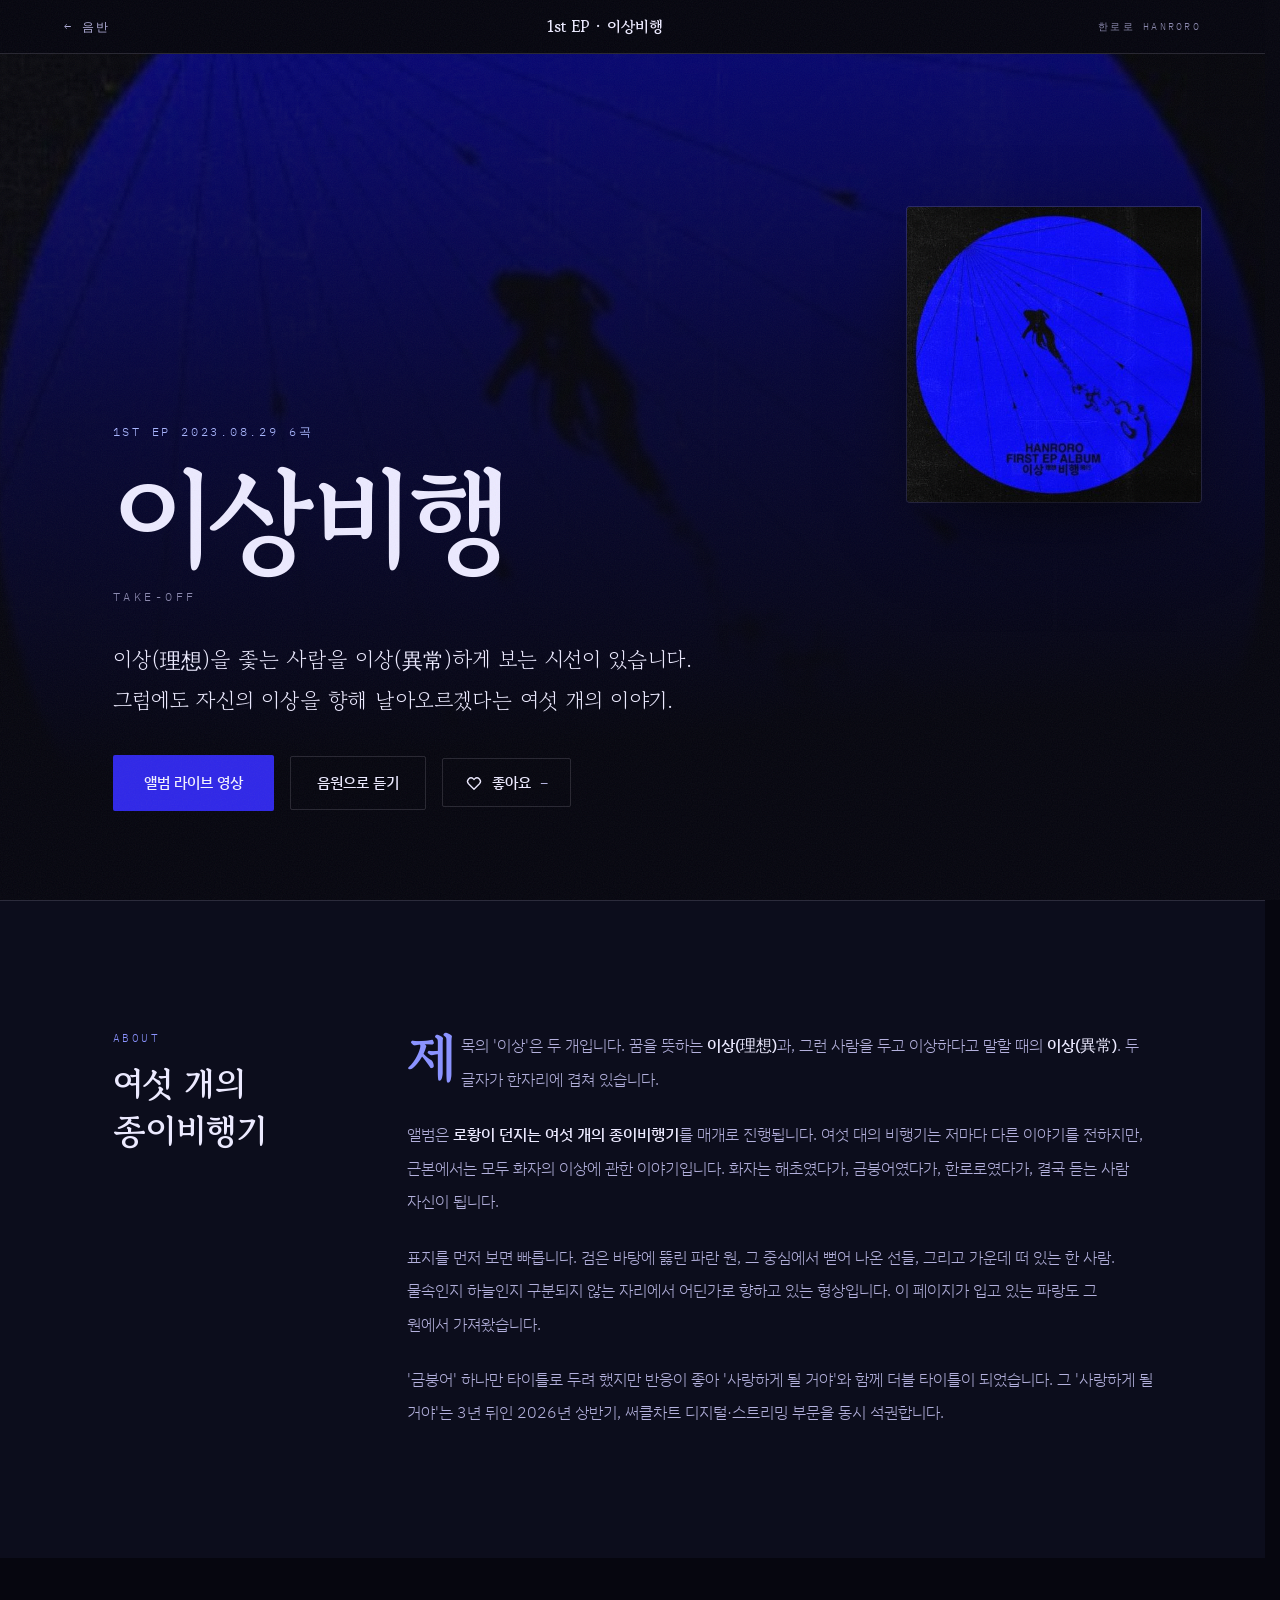
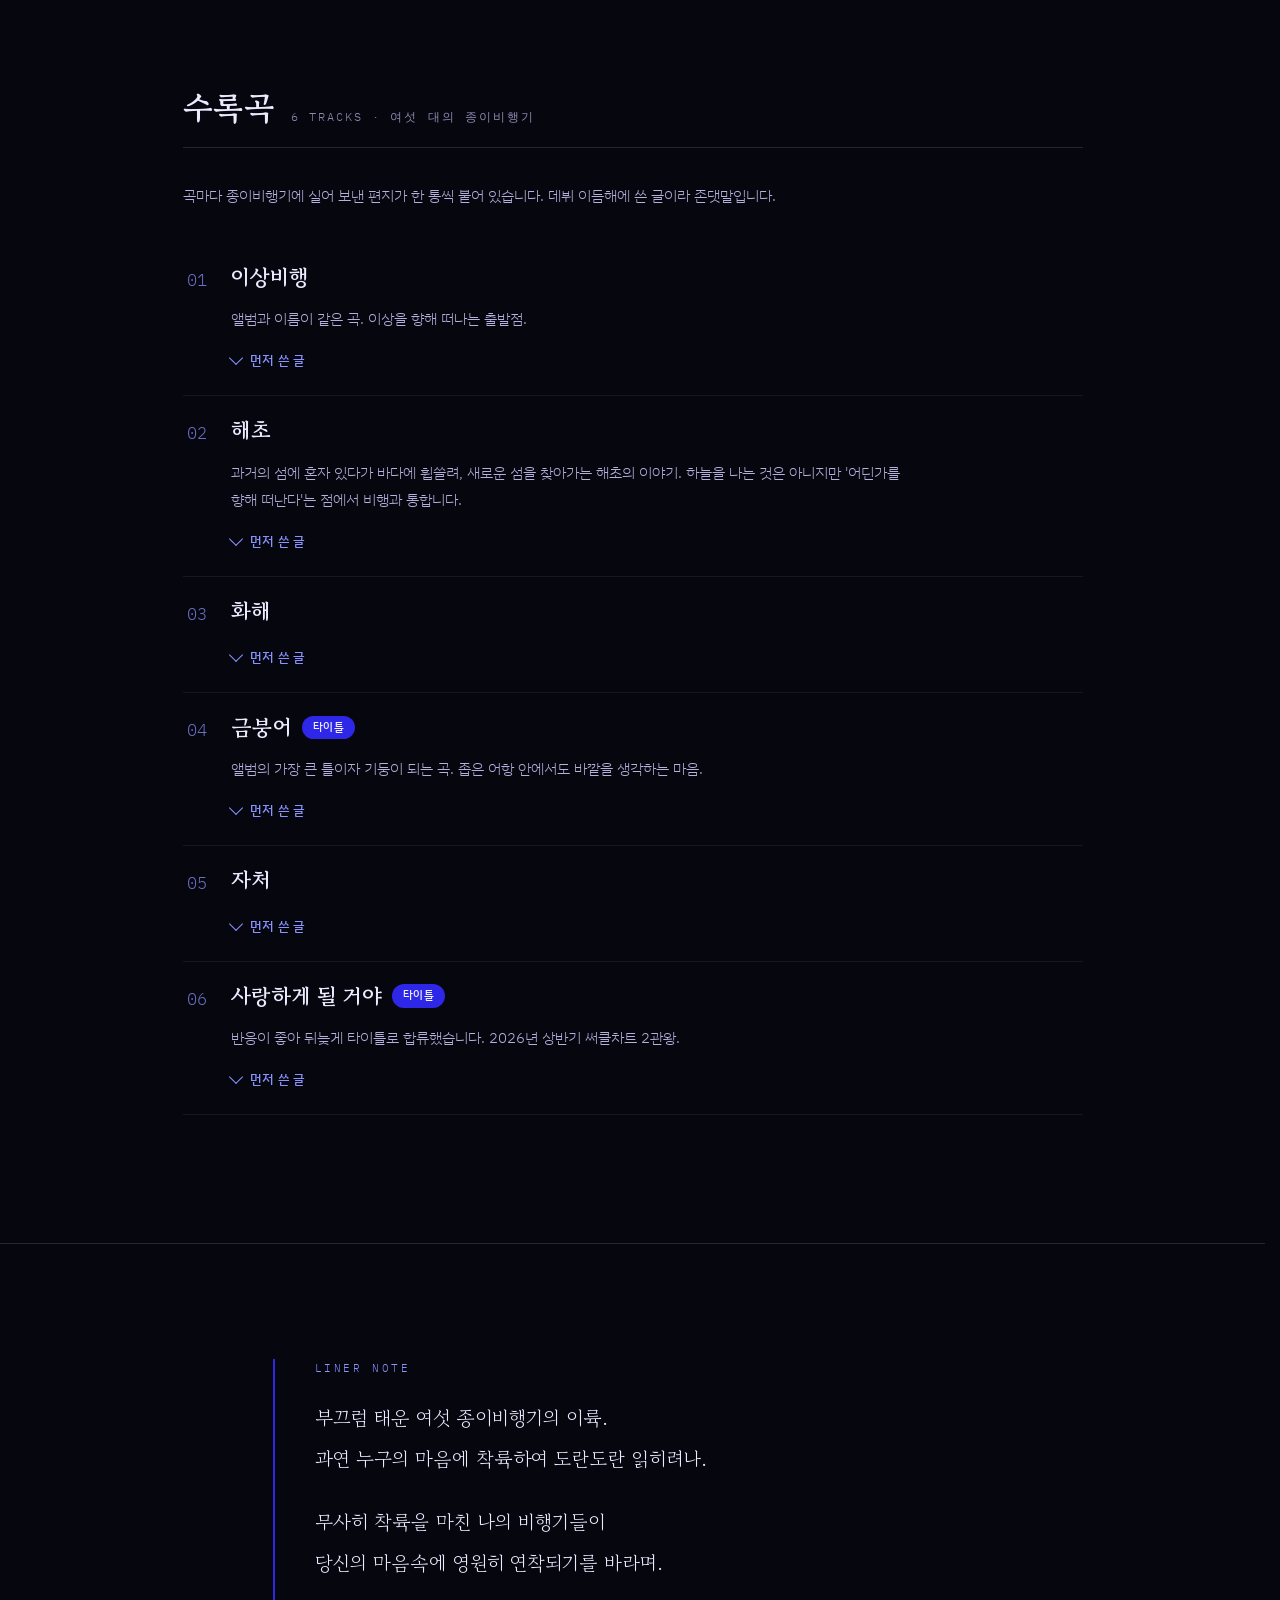
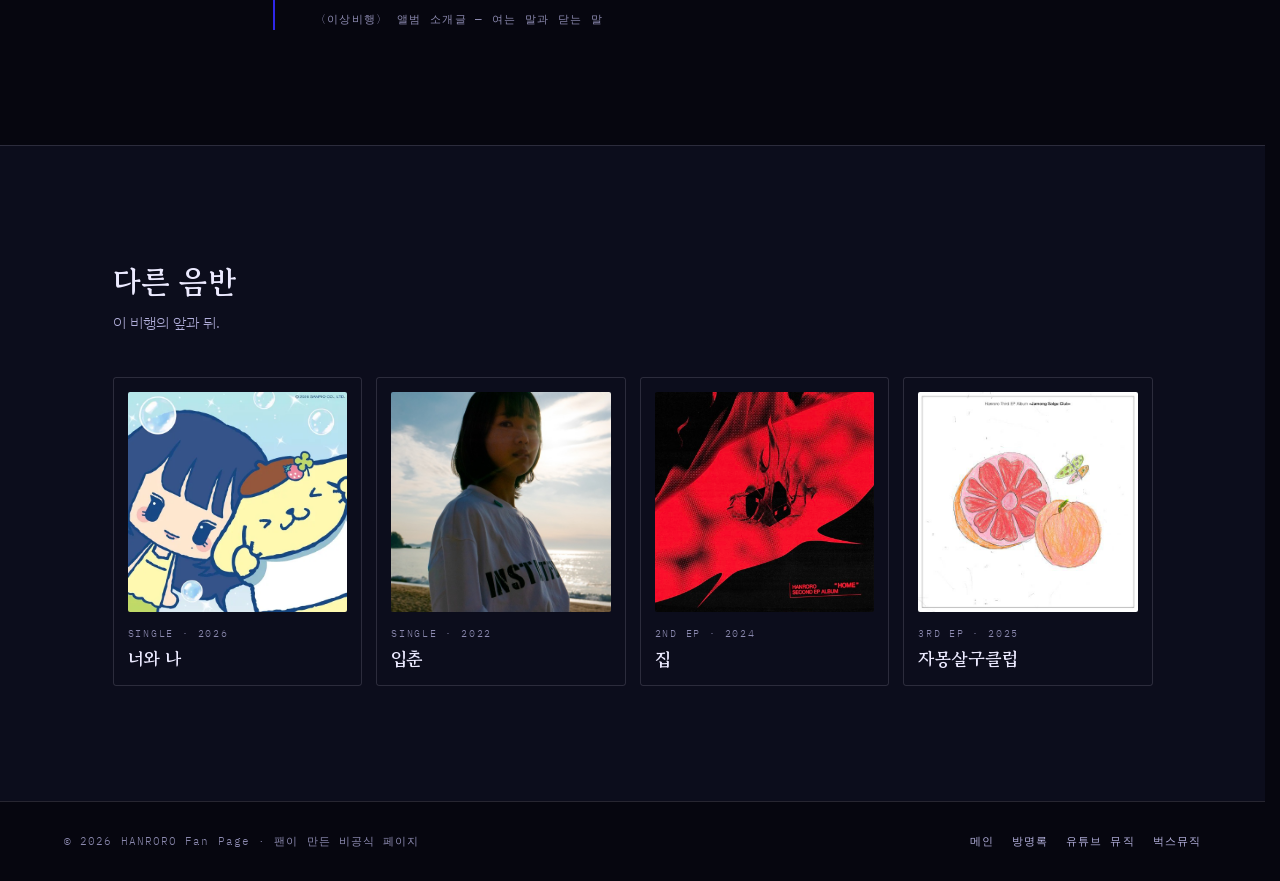
<file: album-ep1.html>
<!DOCTYPE html>
<html lang="ko" data-album="ep1">
<head>
<meta charset="UTF-8">
<title>이상비행 — 한로로 HANRORO</title>
<link rel="icon" href="favicon.svg" type="image/svg+xml">
<meta name="viewport" content="width=device-width, initial-scale=1.0">
<meta name="description" content="한로로 1st EP 〈이상비행〉(2023.08.29) 앨범 소개와 수록곡 여섯 곡.">

<!-- 링크 미리보기 (카톡·트위터 등). og:image는 상대경로가 안 먹어서 전체 주소로 적는다 -->
<meta property="og:type" content="article">
<meta property="og:site_name" content="한로로 HANRORO 팬사이트">
<meta property="og:locale" content="ko_KR">
<meta property="og:title" content="이상비행 — 한로로 HANRORO">
<meta property="og:description" content="한로로 1st EP 〈이상비행〉(2023.08.29) 앨범 소개와 수록곡 여섯 곡.">
<meta property="og:image" content="https://hanroro-eight.vercel.app/img/cover-ep1.jpg">
<meta property="og:url" content="https://hanroro-eight.vercel.app/album-ep1.html">
<meta name="twitter:card" content="summary_large_image">
<link rel="preconnect" href="https://fonts.googleapis.com">
<link rel="preconnect" href="https://fonts.gstatic.com" crossorigin>
<!-- 한글 웹폰트는 서브셋이 수십 개로 쪼개져 스타일시트만 78KB다. 렌더를 막는 자리에 두면
     첫 페인트가 통째로 그만큼 밀린다(측정: 2.0s → 12.7s). preload로 받아 다 받은 뒤
     스타일시트로 승격시킨다 — 그동안 글자는 CSS에 적어둔 대체 글꼴(맑은 고딕·나눔명조)로
     먼저 보인다. display=swap이라 어차피 한 번은 바뀌던 것이고, 그 시점만 앞당긴 것이다. -->
<link rel="preload" as="style" href="https://fonts.googleapis.com/css2?family=Gowun+Batang:wght@400;700&family=IBM+Plex+Sans+KR:wght@300;400;500&family=IBM+Plex+Mono:wght@400;500&display=swap" onload="this.onload=null;this.rel='stylesheet'">
<noscript><link rel="stylesheet" href="https://fonts.googleapis.com/css2?family=Gowun+Batang:wght@400;700&family=IBM+Plex+Sans+KR:wght@300;400;500&family=IBM+Plex+Mono:wght@400;500&display=swap"></noscript>
<link rel="stylesheet" href="css/style.css">
<link rel="stylesheet" href="css/album.css">
<link rel="stylesheet" href="https://unpkg.com/aos@2.3.1/dist/aos.css" integrity="sha384-/rJKQnzOkEo+daG0jMjU1IwwY9unxt1NBw3Ef2fmOJ3PW/TfAg2KXVoWwMZQZtw9" crossorigin="anonymous" referrerpolicy="no-referrer">
</head>
<body>

<header class="ah">
  <a class="ah-back" href="index.html#records">← 음반</a>
  <span class="ah-mid">1st EP · 이상비행</span>
  <a class="ah-logo" href="index.html">한로로 HANRORO</a>
</header>

<main>
<section class="stage">
  <div class="stage-art" aria-hidden="true"></div>
  <figure class="stage-cover">
    <img src="img/cover-ep1.jpg" alt="〈이상비행〉 앨범 표지 — 검은 바탕에 파란 원과 잠수부">
  </figure>
  <div class="stage-inner">
    <p class="stage-kicker"><span>1st EP</span><span>2023.08.29</span><span>6곡</span></p>
    <h1 class="stage-title">이상비행</h1>
    <p class="stage-en">Take-off</p>
    <p class="stage-lede">
      이상(理想)을 좇는 사람을 이상(異常)하게 보는 시선이 있습니다.
      그럼에도 자신의 이상을 향해 날아오르겠다는 여섯 개의 이야기.
    </p>
    <div class="stage-actions">
      <a class="btn" href="https://www.youtube.com/watch?v=db3vhwQcQPM" target="_blank" rel="noopener">앨범 라이브 영상</a>
      <a class="btn btn-ghost" href="https://music.bugs.co.kr/artist/20155724/albums" target="_blank" rel="noopener">음원으로 듣기</a>
      <button class="like" type="button" aria-pressed="false">
        <svg viewBox="0 0 24 24" aria-hidden="true" stroke-linecap="round" stroke-linejoin="round">
          <path d="M12 20.3 4.7 13a4.6 4.6 0 0 1 6.5-6.5l.8.8.8-.8A4.6 4.6 0 0 1 19.3 13z"/>
        </svg>
        <span>좋아요</span>
        <span class="like-count" aria-live="polite">–</span>
      </button>
    </div>
  </div>
</section>

<section class="note">
  <div class="note-inner">
    <div class="note-head" data-aos="fade-up">
      <span class="note-eyebrow">About</span>
      <h2 class="note-title">여섯 개의<br>종이비행기</h2>
    </div>
    <div class="note-body" data-aos="fade-up">
      <p>
        제목의 '이상'은 두 개입니다. 꿈을 뜻하는 <strong>이상(理想)</strong>과,
        그런 사람을 두고 이상하다고 말할 때의 <strong>이상(異常)</strong>.
        두 글자가 한자리에 겹쳐 있습니다.
      </p>
      <p>
        앨범은 <strong>로황이 던지는 여섯 개의 종이비행기</strong>를 매개로 진행됩니다.
        여섯 대의 비행기는 저마다 다른 이야기를 전하지만,
        근본에서는 모두 화자의 이상에 관한 이야기입니다.
        화자는 해초였다가, 금붕어였다가, 한로로였다가, 결국 듣는 사람 자신이 됩니다.
      </p>
      <p>
        표지를 먼저 보면 빠릅니다. 검은 바탕에 뚫린 파란 원, 그 중심에서 뻗어 나온
        선들, 그리고 가운데 떠 있는 한 사람. 물속인지 하늘인지 구분되지 않는 자리에서
        어딘가로 향하고 있는 형상입니다. 이 페이지가 입고 있는 파랑도 그 원에서 가져왔습니다.
      </p>
      <p>
        '금붕어' 하나만 타이틀로 두려 했지만 반응이 좋아
        '사랑하게 될 거야'와 함께 더블 타이틀이 되었습니다.
        그 '사랑하게 될 거야'는 3년 뒤인 2026년 상반기,
        써클차트 디지털·스트리밍 부문을 동시 석권합니다.
      </p>
    </div>
  </div>
</section>

<section class="list">
  <div class="list-inner">
    <div class="list-head" data-aos="fade-up">
      <h2>수록곡</h2>
      <span class="list-meta">6 TRACKS · 여섯 대의 종이비행기</span>
    </div>
    <p class="list-lead" data-aos="fade-up">
      곡마다 종이비행기에 실어 보낸 편지가 한 통씩 붙어 있습니다.
      데뷔 이듬해에 쓴 글이라 존댓말입니다.
    </p>
    <ol class="tl">
      <li data-aos="fade-up">
        <span class="tl-n">01</span>
        <h3>이상비행</h3>
        <p class="tl-note">앨범과 이름이 같은 곡. 이상을 향해 떠나는 출발점.</p>
        <details class="tl-prose">
          <summary>먼저 쓴 글</summary>
          <blockquote>나의 여름은 습한 이상들로 가득합니다. 푸른 하늘이 연속되는 날, 그들은 움츠렸던 몸을 꾸물거리기 시작합니다. 아주 요란하게도 말이지요. 소음을 싫어하는 사람들은 나의 것들에 우스꽝스러운 별명을 붙입니다. “이상한 이상.” 깔깔깔. 그러나 그 웃음에는 왜인지 모를 슬픔이 묻어나 있는 것 같아요.<br>무튼, 나는 이 하찮은 종이 쪼가리를 빌려 꼭 말해야겠습니다. 이상이 심심한 결과물이었다면 나는 애초에 과정에 뛰어들지도 않았을 것입니다. 이것은 나의 유일한 탈출구이자, 당신과 함께할 수 있는 기회인 걸요. 그러니 부디 나와 함께 떠납시다. 마음 벅찬 비행을 합시다. 나는 저들 말대로 이상(異常)한 이상(理想)을 꿈꾸는 청춘이자, 당신이니까요.</blockquote>
        </details>
      </li>
      <li data-aos="fade-up">
        <span class="tl-n">02</span>
        <h3>해초</h3>
        <p class="tl-note">과거의 섬에 혼자 있다가 바다에 휩쓸려, 새로운 섬을 찾아가는 해초의 이야기. 하늘을 나는 것은 아니지만 '어딘가를 향해 떠난다'는 점에서 비행과 통합니다.</p>
        <details class="tl-prose">
          <summary>먼저 쓴 글</summary>
          <blockquote>작은 섬의 나는 나를 둘러싼 모든 것들에 지고 싶지 않았어요. 턱이 아릴 정도로 이를 바득 깨물곤 주변을 경계하는 습관을 가진 지 오래입니다. 그럼에도 불구하고 나는 늘 패배합니다. 이 섬의 시스템을 조작하는 누군가가 있을 거라 확신될 만큼요.<br>그러던 내가 처음으로 바다를 꿈꾸게 되었습니다. 정확히 말하자면 푸른 바다 끝자락 놓인 알 수 없는 섬을요. 저기엔 과연 어떠한 사랑이 있을지, 있기는 한 건지. 새 모래알을 직접 밟아보고 싶어졌어요. 여러 번의 두려움이 한 번의 설렘에 진다는 건 무엇을 의미할까요. 답을 떠올리려 눈을 감았고, 팔다리에 힘을 풀었고, 마침내 나는 바다 위에 떴습니다.<br>벌써 저 섬에 도착한 것만 같아요.</blockquote>
        </details>
      </li>
      <li data-aos="fade-up">
        <span class="tl-n">03</span>
        <h3>화해</h3>
        <details class="tl-prose">
          <summary>먼저 쓴 글</summary>
          <blockquote>나는 이 세상이 혼란스럽습니다. 온전히 사랑만 해도 숨 가쁜 삶에 무책임한 것들을 떠넘기니까요. 그로 인해 생겨나는 모난 감정들을 숨기려 품에 안고 다녔지만, 마음만이 곪을 뿐이었지요. 둥근 척하기 바빴던 나의 과거는 부끄럽다가도 안쓰럽습니다. 그때의 나는 겨우 지금의 내가 되어 펜을 잡아 봅니다.<br>나는 이 세상에 화해를 신청합니다. 못난 마음을 과감히 인정하며, 앞으로 일어날 사고들에 묵묵히 맞서야 할 어른이 되고 말았으니까요. 그러니 부디 날아오르는 나를 동정하지 마세요. 당신에게 선물할 깊은 사랑을 반드시 알아 올 테니.</blockquote>
        </details>
      </li>
      <li data-aos="fade-up">
        <span class="tl-n">04</span>
        <h3>금붕어 <span class="trk-flag">타이틀</span></h3>
        <p class="tl-note">앨범의 가장 큰 틀이자 기둥이 되는 곡. 좁은 어항 안에서도 바깥을 생각하는 마음.</p>
        <details class="tl-prose">
          <summary>먼저 쓴 글</summary>
          <blockquote>어항에 있을 적엔 바다를 꿈꿨습니다. 깨부순 어항을 벗어나 도착한 바다는 참 넓지만 출처를 알 수 없는 짭짤한 눈물, 먹이를 찾아 바삐 떠도는 행인들, 그 먹이가 내가 될까 잠 못 이루는 공포심으로 가득합니다.<br>갈망은 끝없이 넓어지고, 바다는 힘없이 좁아지고 있어요. 바다의 바깥을 죽음으로 여기는 이곳은 탁한 우울을 정화시킬 수 없어요. 덕분에 나는 저기 저 맑고 푸른 지상을 올려보는 일이 많아졌습니다.<br>오랜 밤을 설친 나는 마침내 수평선 위로 치솟는 중이에요. 붙잡는 물살을 뿌리치고 아주 빠른 속도로 말이죠. 차가운 공기와의 첫 만남이 숨 막힌다 한들 힘껏 웃을 거예요. 나의 죽음을 내가 결심할 수 있다는 건, 그 죽음의 직전에 꿈을 이룰 수 있다는 건 꽤나 벅차오르는 일이니까요.</blockquote>
        </details>
      </li>
      <li data-aos="fade-up">
        <span class="tl-n">05</span>
        <h3>자처</h3>
        <details class="tl-prose">
          <summary>먼저 쓴 글</summary>
          <blockquote>나의 고통은 전부 나의 것입니다. 결국엔 스스로가 모두 자처한 것들. 상대를 탓하다가도 모든 원인은 내가 되는 것만 같아요. 그렇기에 나는 과거에서 쉽게 벗어날 수도, 후회를 쉽게 보내 줄 수도 없습니다. 그렇게 나의 몸과 마음에는 여러 복잡한 감정들이 쌓여있어요.<br>수많은 경험들로 깨달은 것이 있습니다. 이미 떠나버린 건 돌아오지 않는다는 것. 슬픔에서 벗어나는 방법은 그냥 하루하루를 살아가는 것. 그러다 서서히 적응하는 것. 흩어져 사라지는 것.<br>그렇게 잊어가는 것.</blockquote>
        </details>
      </li>
      <li data-aos="fade-up">
        <span class="tl-n">06</span>
        <h3>사랑하게 될 거야 <span class="trk-flag">타이틀</span></h3>
        <p class="tl-note">반응이 좋아 뒤늦게 타이틀로 합류했습니다. 2026년 상반기 써클차트 2관왕.</p>
        <details class="tl-prose">
          <summary>먼저 쓴 글</summary>
          <blockquote>이 마지막 종이를 날리기 전까지 정말 많이 고민하고 울었습니다. 사랑이라는 어려운 것을 너무 쉽게 쓰는 것만 같기 때문이에요. 그치만 어려워도 하고 싶은 것이니, 해야만 하는 것이니 한 글자 한 글자 진심을 담아 봅니다.<br>나는 이제 세상의 사랑, 사랑의 세상이 두렵지 않습니다. 미움이 차올라 눈물 날 때면 당신께 보낸 이 글을 되새기며 살아갈 거예요.<br>그러니 당신도 나를 사랑해 주세요. 당신을 비롯한 당신의 것들을 사랑해 주세요. 우리는 그렇게 되어야만 하고, 그렇게 될 수 있을 거예요.</blockquote>
        </details>
      </li>
    </ol>
  </div>
</section>

<section class="liner">
  <div class="liner-inner" data-aos="fade-up">
    <span class="liner-label">Liner note</span>
    <blockquote>
      <p>
        부끄럼 태운 여섯 종이비행기의 이륙.<br>
        과연 누구의 마음에 착륙하여 도란도란 읽히려나.
      </p>
      <p>
        무사히 착륙을 마친 나의 비행기들이<br>
        당신의 마음속에 영원히 연착되기를 바라며.
      </p>
      <cite>〈이상비행〉 앨범 소개글 — 여는 말과 닫는 말</cite>
    </blockquote>
  </div>
</section>

<section class="sibs">
  <div class="sibs-head">
    <h2>다른 음반</h2>
    <p>이 비행의 앞과 뒤.</p>
  </div>
  <div class="sib-grid">
    <a class="sib" href="album-youandi.html">
      <img src="img/cover-youandi.jpg" alt="" loading="lazy">
      <span class="k">Single · 2026</span>
      <h3>너와 나</h3>
    </a>
    <a class="sib" href="album-single.html">
      <img src="img/cover-single.jpg" alt="" loading="lazy">
      <span class="k">Single · 2022</span>
      <h3>입춘</h3>
    </a>
    <a class="sib" href="album-ep2.html">
      <img src="img/cover-ep2.jpg" alt="" loading="lazy">
      <span class="k">2nd EP · 2024</span>
      <h3>집</h3>
    </a>
    <a class="sib" href="album-ep3.html">
      <img src="img/cover-ep3.jpg" alt="" loading="lazy">
      <span class="k">3rd EP · 2025</span>
      <h3>자몽살구클럽</h3>
    </a>
  </div>
</section>
</main>

<footer class="af">
  <span>© 2026 HANRORO Fan Page · 팬이 만든 비공식 페이지</span>
  <span class="af-links">
    <a href="index.html">메인</a>
    <a href="guestbook.html">방명록</a>
    <a href="https://music.youtube.com/channel/UCrDa_5OU-rhvXqWlPx5hgKQ" target="_blank" rel="noopener">유튜브 뮤직</a>
    <a href="https://music.bugs.co.kr/artist/20155724" target="_blank" rel="noopener">벅스뮤직</a>
  </span>
</footer>

<script src="js/likes.js" defer></script>
<script src="https://unpkg.com/aos@2.3.1/dist/aos.js" integrity="sha384-wziAfh6b/qT+3LrqebF9WeK4+J5sehS6FA10J1t3a866kJ/fvU5UwofWnQyzLtwu" crossorigin="anonymous" referrerpolicy="no-referrer"></script>
<script>
  AOS.init({
    once: true, duration: 700, easing: 'ease-out-cubic', offset: 60,
    disable: () => window.matchMedia('(prefers-reduced-motion: reduce)').matches
  });
</script>

</body>
</html>
</file>
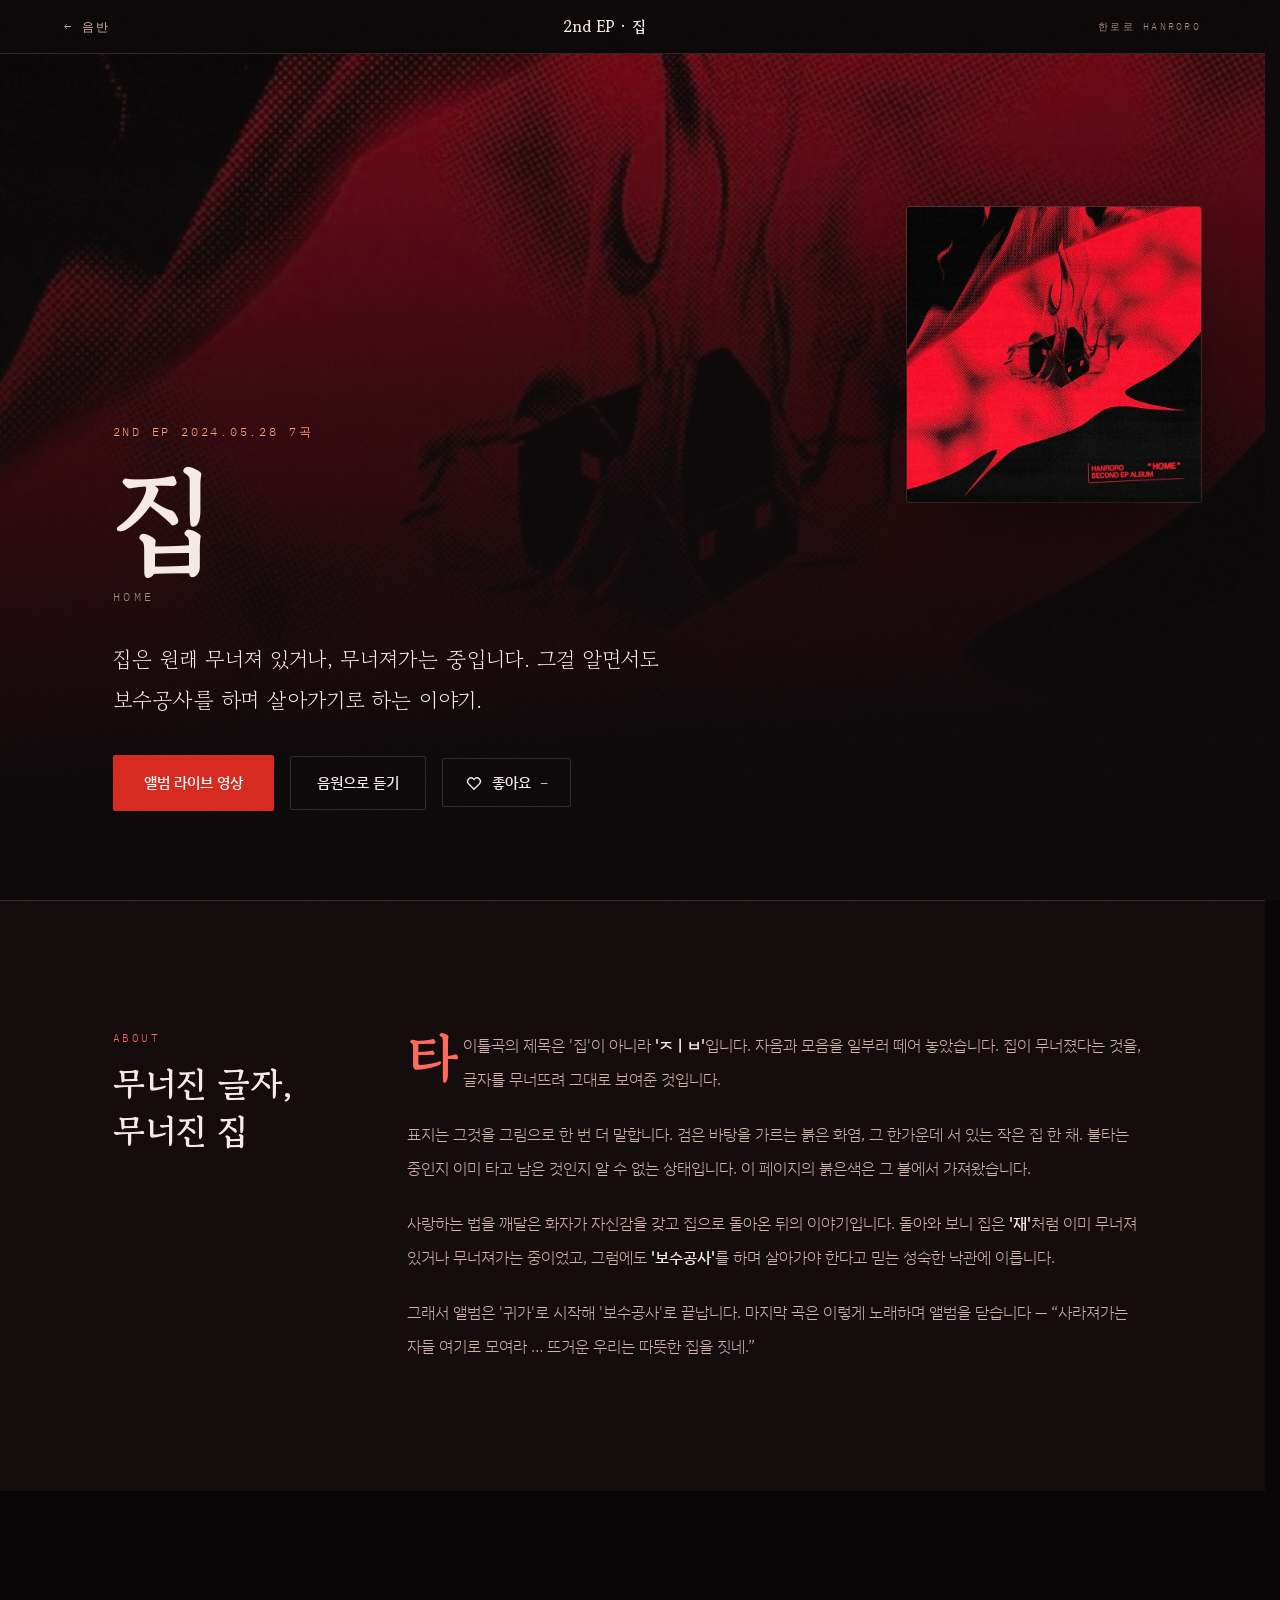
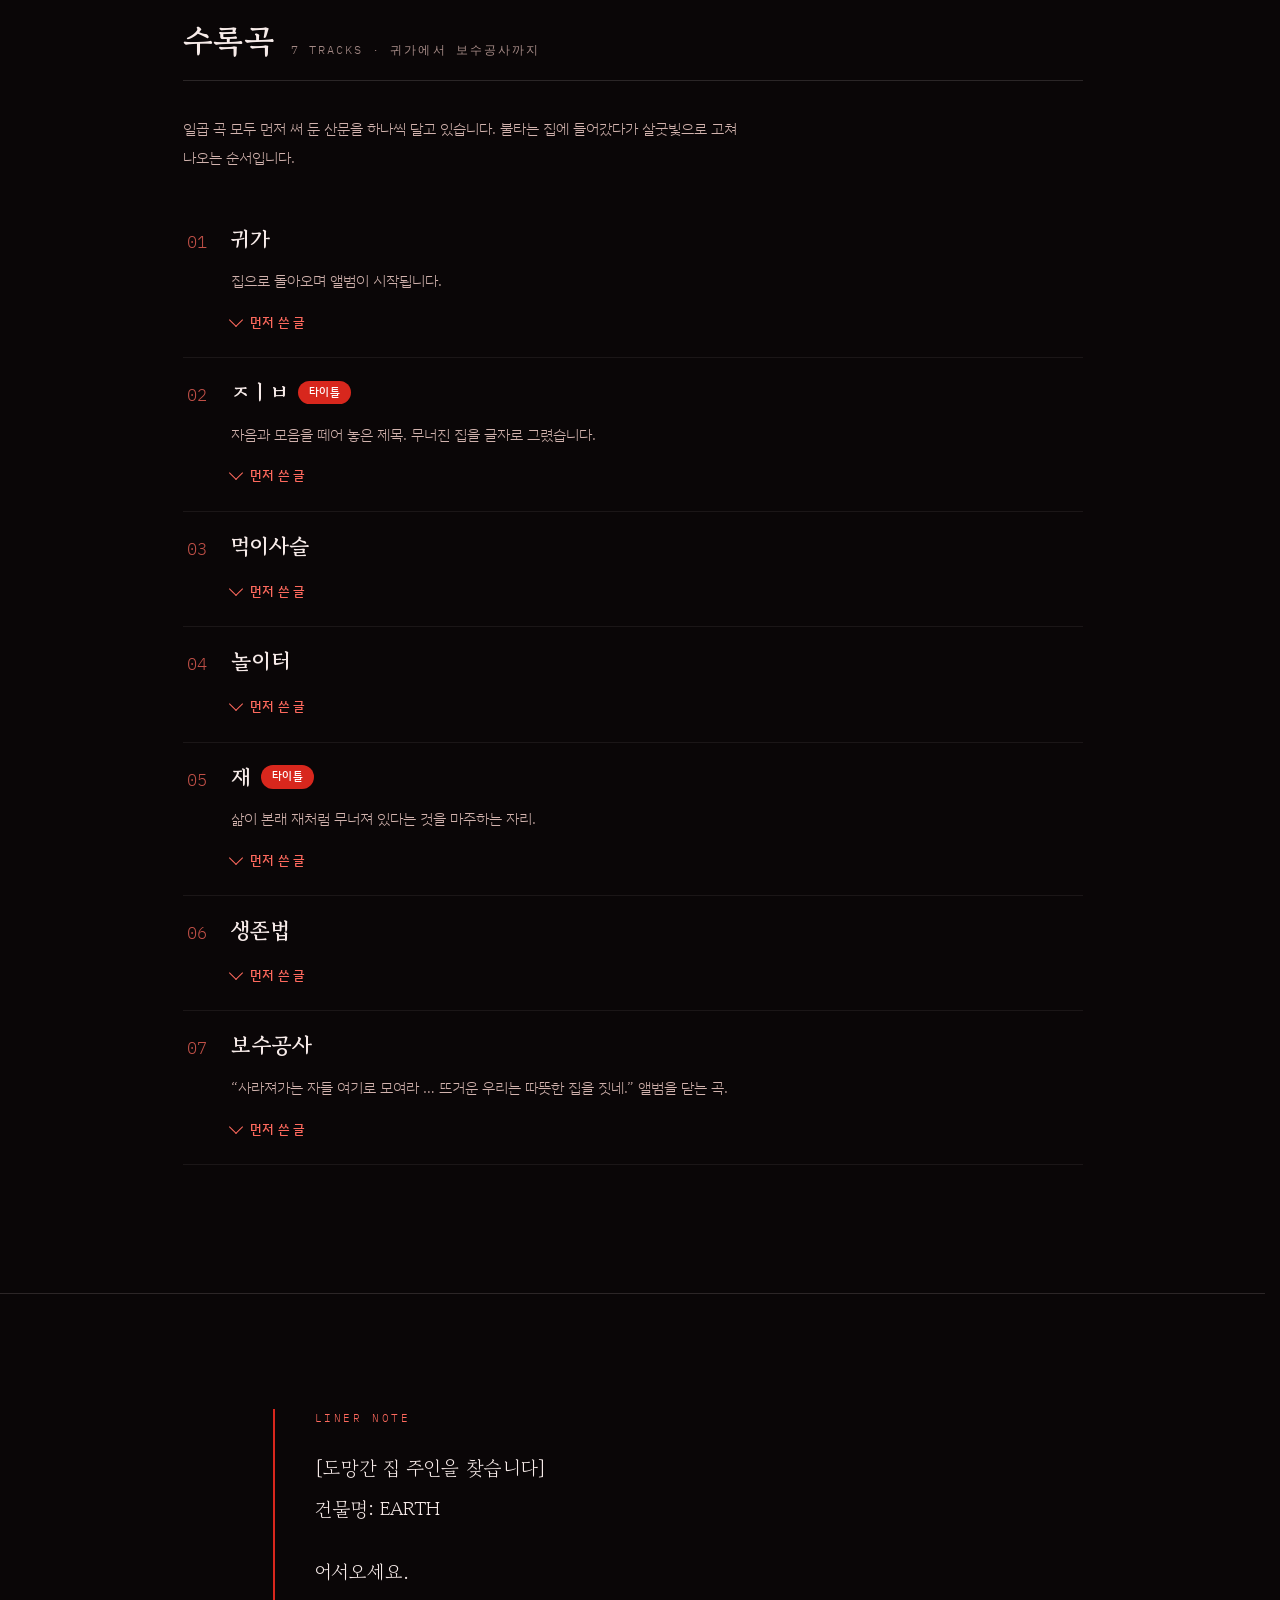
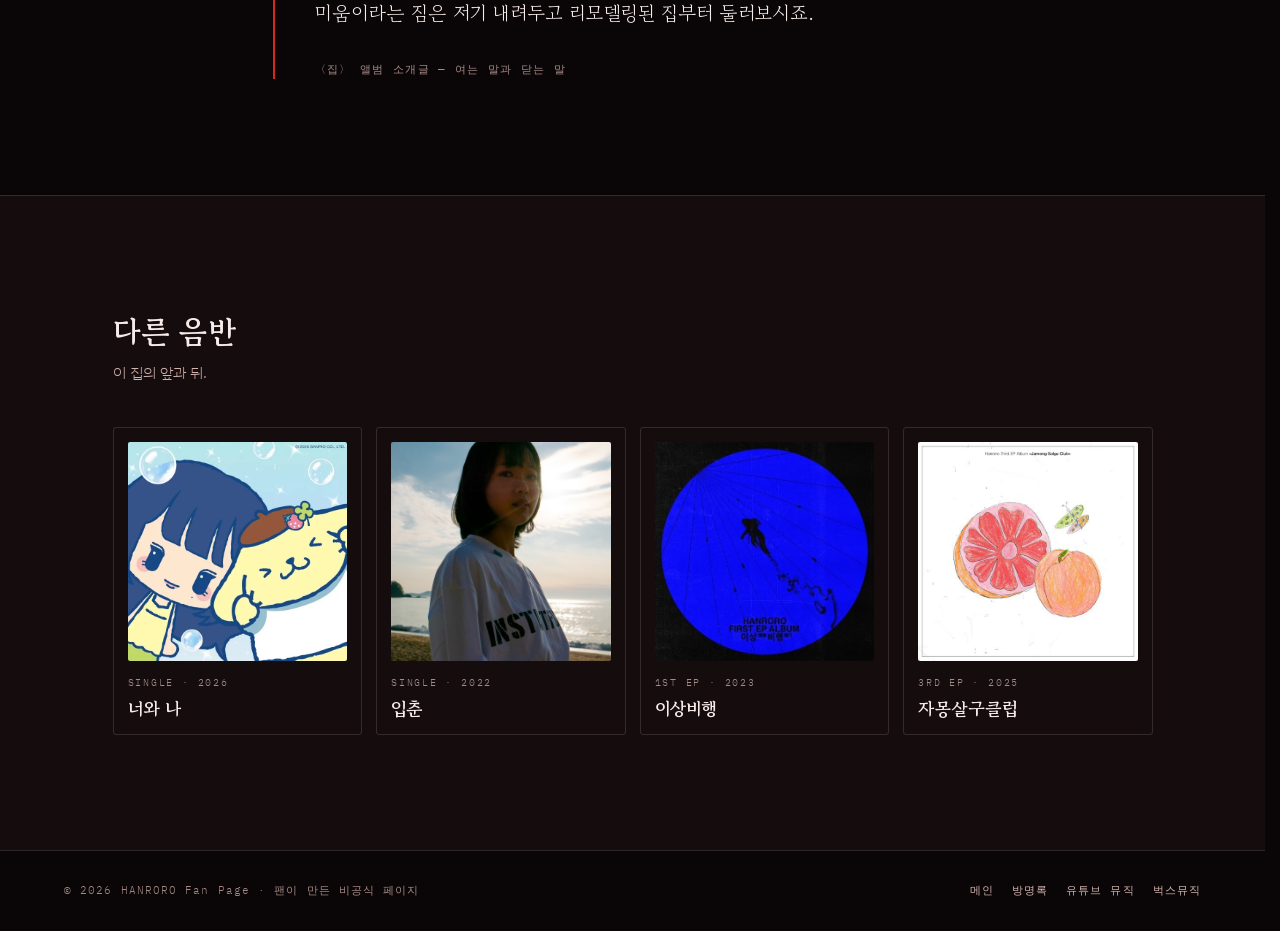
<file: album-ep2.html>
<!DOCTYPE html>
<html lang="ko" data-album="ep2">
<head>
<meta charset="UTF-8">
<title>집 — 한로로 HANRORO</title>
<link rel="icon" href="favicon.svg" type="image/svg+xml">
<meta name="viewport" content="width=device-width, initial-scale=1.0">
<meta name="description" content="한로로 2nd EP 〈집〉(2024.05.28) 앨범 소개와 수록곡 일곱 곡.">

<!-- 링크 미리보기 (카톡·트위터 등). og:image는 상대경로가 안 먹어서 전체 주소로 적는다 -->
<meta property="og:type" content="article">
<meta property="og:site_name" content="한로로 HANRORO 팬사이트">
<meta property="og:locale" content="ko_KR">
<meta property="og:title" content="집 — 한로로 HANRORO">
<meta property="og:description" content="한로로 2nd EP 〈집〉(2024.05.28) 앨범 소개와 수록곡 일곱 곡.">
<meta property="og:image" content="https://hanroro-eight.vercel.app/img/cover-ep2.jpg">
<meta property="og:url" content="https://hanroro-eight.vercel.app/album-ep2.html">
<meta name="twitter:card" content="summary_large_image">
<link rel="preconnect" href="https://fonts.googleapis.com">
<link rel="preconnect" href="https://fonts.gstatic.com" crossorigin>
<!-- 한글 웹폰트는 서브셋이 수십 개로 쪼개져 스타일시트만 78KB다. 렌더를 막는 자리에 두면
     첫 페인트가 통째로 그만큼 밀린다(측정: 2.0s → 12.7s). preload로 받아 다 받은 뒤
     스타일시트로 승격시킨다 — 그동안 글자는 CSS에 적어둔 대체 글꼴(맑은 고딕·나눔명조)로
     먼저 보인다. display=swap이라 어차피 한 번은 바뀌던 것이고, 그 시점만 앞당긴 것이다. -->
<link rel="preload" as="style" href="https://fonts.googleapis.com/css2?family=Gowun+Batang:wght@400;700&family=IBM+Plex+Sans+KR:wght@300;400;500&family=IBM+Plex+Mono:wght@400;500&display=swap" onload="this.onload=null;this.rel='stylesheet'">
<noscript><link rel="stylesheet" href="https://fonts.googleapis.com/css2?family=Gowun+Batang:wght@400;700&family=IBM+Plex+Sans+KR:wght@300;400;500&family=IBM+Plex+Mono:wght@400;500&display=swap"></noscript>
<link rel="stylesheet" href="css/style.css">
<link rel="stylesheet" href="css/album.css">
<link rel="stylesheet" href="https://unpkg.com/aos@2.3.1/dist/aos.css" integrity="sha384-/rJKQnzOkEo+daG0jMjU1IwwY9unxt1NBw3Ef2fmOJ3PW/TfAg2KXVoWwMZQZtw9" crossorigin="anonymous" referrerpolicy="no-referrer">
</head>
<body>

<header class="ah">
  <a class="ah-back" href="index.html#records">← 음반</a>
  <span class="ah-mid">2nd EP · 집</span>
  <a class="ah-logo" href="index.html">한로로 HANRORO</a>
</header>

<main>
<section class="stage">
  <div class="stage-art" aria-hidden="true"></div>
  <figure class="stage-cover">
    <img src="img/cover-ep2.jpg" alt="〈집〉 앨범 표지 — 붉은 화염 속에서 타는 집">
  </figure>
  <div class="stage-inner">
    <p class="stage-kicker"><span>2nd EP</span><span>2024.05.28</span><span>7곡</span></p>
    <h1 class="stage-title">집</h1>
    <p class="stage-en">Home</p>
    <p class="stage-lede">
      집은 원래 무너져 있거나, 무너져가는 중입니다.
      그걸 알면서도 보수공사를 하며 살아가기로 하는 이야기.
    </p>
    <div class="stage-actions">
      <a class="btn" href="https://www.youtube.com/watch?v=3RMJ4qnvMWc" target="_blank" rel="noopener">앨범 라이브 영상</a>
      <a class="btn btn-ghost" href="https://music.bugs.co.kr/album/20644751" target="_blank" rel="noopener">음원으로 듣기</a>
      <button class="like" type="button" aria-pressed="false">
        <svg viewBox="0 0 24 24" aria-hidden="true" stroke-linecap="round" stroke-linejoin="round">
          <path d="M12 20.3 4.7 13a4.6 4.6 0 0 1 6.5-6.5l.8.8.8-.8A4.6 4.6 0 0 1 19.3 13z"/>
        </svg>
        <span>좋아요</span>
        <span class="like-count" aria-live="polite">–</span>
      </button>
    </div>
  </div>
</section>

<section class="note">
  <div class="note-inner">
    <div class="note-head" data-aos="fade-up">
      <span class="note-eyebrow">About</span>
      <h2 class="note-title">무너진 글자,<br>무너진 집</h2>
    </div>
    <div class="note-body" data-aos="fade-up">
      <p>
        타이틀곡의 제목은 '집'이 아니라 <strong>'ㅈㅣㅂ'</strong>입니다.
        자음과 모음을 일부러 떼어 놓았습니다.
        집이 무너졌다는 것을, 글자를 무너뜨려 그대로 보여준 것입니다.
      </p>
      <p>
        표지는 그것을 그림으로 한 번 더 말합니다. 검은 바탕을 가르는 붉은 화염,
        그 한가운데 서 있는 작은 집 한 채. 불타는 중인지 이미 타고 남은 것인지
        알 수 없는 상태입니다. 이 페이지의 붉은색은 그 불에서 가져왔습니다.
      </p>
      <p>
        사랑하는 법을 깨달은 화자가 자신감을 갖고 집으로 돌아온 뒤의 이야기입니다.
        돌아와 보니 집은 <strong>'재'</strong>처럼 이미 무너져 있거나 무너져가는 중이었고,
        그럼에도 <strong>'보수공사'</strong>를 하며 살아가야 한다고 믿는 성숙한 낙관에 이릅니다.
      </p>
      <p>
        그래서 앨범은 '귀가'로 시작해 '보수공사'로 끝납니다.
        마지막 곡은 이렇게 노래하며 앨범을 닫습니다 —
        “사라져가는 자들 여기로 모여라 … 뜨거운 우리는 따뜻한 집을 짓네.”
      </p>
    </div>
  </div>
</section>

<section class="list">
  <div class="list-inner">
    <div class="list-head" data-aos="fade-up">
      <h2>수록곡</h2>
      <span class="list-meta">7 TRACKS · 귀가에서 보수공사까지</span>
    </div>
    <p class="list-lead" data-aos="fade-up">
      일곱 곡 모두 먼저 써 둔 산문을 하나씩 달고 있습니다.
      불타는 집에 들어갔다가 살굿빛으로 고쳐 나오는 순서입니다.
    </p>
    <ol class="tl">
      <li data-aos="fade-up">
        <span class="tl-n">01</span>
        <h3>귀가</h3>
        <p class="tl-note">집으로 돌아오며 앨범이 시작됩니다.</p>
        <details class="tl-prose">
          <summary>먼저 쓴 글</summary>
          <blockquote>꿈만 같던 비행을 마치고 돌아온 이곳은 나의 집. 구름 사이서 태어난 꿈을 감히 키워내야만 하는 우리들의 집. 나는 분명 혼자가 아님에도 혼자다. 숨은 눈빛들이 온전히 나에게로 꽂힐 때쯤, 또 한 번의 방화가 시작되고. 그렇게 나는 또 하나의 타기 좋은 땔감이 되어가고…</blockquote>
        </details>
      </li>
      <li data-aos="fade-up">
        <span class="tl-n">02</span>
        <h3>ㅈㅣㅂ <span class="trk-flag">타이틀</span></h3>
        <p class="tl-note">자음과 모음을 떼어 놓은 제목. 무너진 집을 글자로 그렸습니다.</p>
        <details class="tl-prose">
          <summary>먼저 쓴 글</summary>
          <blockquote>까만 연기가 뭐든 닥치고 잡아먹으려 안간힘을 쓰네. 불길이 쉽게 깰 수 없는 악몽처럼 뼈를 핥아 올라가네. 살려달라는 외침에도 움직이지 못하는 몸은 평생의 불치병이려나. 좀처럼 익숙해지지 않는 열감이 두 눈을 찌르는 이곳. 정의로운 사이렌마저 갓난아기처럼 울어버리는 이곳. 이곳을 어떻게 집이라 부를 수 있니.<br>비명소리 이기는 웃음소리는 해체식의 기괴한 절정을 만들어내고. 성별도, 이름도, 생김새도 모르는 방화범들의 손엔 반딱한 소화기가 하나씩 들려 있네. 저들은 소화기의 사용 방법을 너무나도 잘 알고 있다지.</blockquote>
        </details>
      </li>
      <li data-aos="fade-up">
        <span class="tl-n">03</span>
        <h3>먹이사슬</h3>
        <details class="tl-prose">
          <summary>먼저 쓴 글</summary>
          <blockquote>살기 위한 짐승들의 관습적 체계. 물어뜯기는 와중에도 도망치려 버둥대는 얼룩말의 동공은 어느새 그녀와 닮아진 듯해. 눈에 보이지 않는 수십 개의 화살표는 자라나는 소년들의 재미난 줄넘기가 되어간다. 우리는 과연 살기 위해 사슬에 묶여야만 하는가? 포식자와 피식자를 구분하려는 이유와 그 방식은 무엇인가? 이성적인 판단하에 결정될 수 있는 것인가? 골똘히 생각하는 순간 우리의 정의는 변질되고, 추락하고, 멸종된다.</blockquote>
        </details>
      </li>
      <li data-aos="fade-up">
        <span class="tl-n">04</span>
        <h3>놀이터</h3>
        <details class="tl-prose">
          <summary>먼저 쓴 글</summary>
          <blockquote>엄마의 부름을 모른 척하고 미끄럼틀 사이서 내일 또 보자며 새끼손가락을 걸던 때. 그네 특유의 찝찝한 쇠 냄새도 마냥 좋던 때. 저를 여기로 데려온 당신의 목적은 무엇인가요? 땀에 절은 앞머리 맞대며 싸우다가도 똑같이 배분된 쌍쌍바 하나에 사르르 웃던 여기의 제가 제일 사랑스럽던가요? 모르겠지만 당신의 뜻 따라 오늘만큼은 알록달록한 추억들 품에서 뛰어놀래요. 아침이 밝아오고 두 신발을 덮던 모래가 공중 분해되어 아스팔트가 되더라도. 이 모든 것들이 돌아갈 수 없는 환상임을 이미 알고 있더라도.</blockquote>
        </details>
      </li>
      <li data-aos="fade-up">
        <span class="tl-n">05</span>
        <h3>재 <span class="trk-flag">타이틀</span></h3>
        <p class="tl-note">삶이 본래 재처럼 무너져 있다는 것을 마주하는 자리.</p>
        <details class="tl-prose">
          <summary>먼저 쓴 글</summary>
          <blockquote>너의 아늑한 방. 유채꽃 패턴의 커튼을 간지럽히던 햇살을 잊을 수 없어. 좁은 침대에 구겨 넣은 우리의 사랑에 누군가 기름을 뿌렸던 날을 기억해? 그렇게 모든 게 타버려 힘을 잃어갈 때도 너는 괜찮다는 말을 되뇌이다 눈을 감았지. 범인을 찾아 죽이기 위해 잠 못 드는 밤에도 넌 바람에 날아가지 않고 내 앞에 꼬옥 붙어있었지. 네 덕에 나는 이제서야 그에 대한 감정들을 모조리 태웠어. 그냥 맑은 오후에 유채꽃밭으로 발걸음을 옮기고 있어.</blockquote>
        </details>
      </li>
      <li data-aos="fade-up">
        <span class="tl-n">06</span>
        <h3>생존법</h3>
        <details class="tl-prose">
          <summary>먼저 쓴 글</summary>
          <blockquote>우리는 산 듯 죽어있고 죽은 듯 살아있지. 음과 양, 흑과 백, 생과 사 그 어느 것에도 치우치지 않는 무중력 상태로 떠 있지. 내일이 내일이 될지 평생 알지 못하는 멍청이로 죽어간다지.<br>느리게 움직이는 손가락 끝에 무언가 닿았으면 좋겠고 너를 모르는 척하기는 정말 힘들어. 눈을 감고도 그려지는 게 사랑이니까. 산 듯 살아있다는 말을 증명할 수 있는 건 사랑뿐이니까.<br>사랑을 꼭 다 알아야 한다는 건 아니야. 그치만 모든 건 아는 척에서부터 시작된단다.<br>난 너를 사랑해… 난 너를 사랑해……!<br>우리는 마저 최선을 다해 최악을 사랑할 테다. 마침내 내일이 내일이 됐다지.</blockquote>
        </details>
      </li>
      <li data-aos="fade-up">
        <span class="tl-n">07</span>
        <h3>보수공사</h3>
        <p class="tl-note">“사라져가는 자들 여기로 모여라 … 뜨거운 우리는 따뜻한 집을 짓네.” 앨범을 닫는 곡.</p>
        <details class="tl-prose">
          <summary>먼저 쓴 글</summary>
          <blockquote>오랜 시간이 걸리겠지. 그만큼 오랜 시간을 함께할 거다. 울리는 쇳소리 박자에 익숙해지면 둘 넷에 맞춰 모두가 춤추고 노래할 거다. 우리의 집은 그렇게 차근차근 고쳐진단다. 고쳐낼 수 있단다. 맑은 아침과 잘 어울리는 디자인으로. 그래도 살아가는 우리를 빼닮은 살굿빛 컬러로.</blockquote>
        </details>
      </li>
    </ol>
  </div>
</section>

<section class="liner">
  <div class="liner-inner" data-aos="fade-up">
    <span class="liner-label">Liner note</span>
    <blockquote>
      <p>
        [도망간 집 주인을 찾습니다]<br>
        건물명: EARTH
      </p>
      <p>
        어서오세요.<br>
        미움이라는 짐은 저기 내려두고 리모델링된 집부터 둘러보시죠.
      </p>
      <cite>〈집〉 앨범 소개글 — 여는 말과 닫는 말</cite>
    </blockquote>
  </div>
</section>

<section class="sibs">
  <div class="sibs-head">
    <h2>다른 음반</h2>
    <p>이 집의 앞과 뒤.</p>
  </div>
  <div class="sib-grid">
    <a class="sib" href="album-youandi.html">
      <img src="img/cover-youandi.jpg" alt="" loading="lazy">
      <span class="k">Single · 2026</span>
      <h3>너와 나</h3>
    </a>
    <a class="sib" href="album-single.html">
      <img src="img/cover-single.jpg" alt="" loading="lazy">
      <span class="k">Single · 2022</span>
      <h3>입춘</h3>
    </a>
    <a class="sib" href="album-ep1.html">
      <img src="img/cover-ep1.jpg" alt="" loading="lazy">
      <span class="k">1st EP · 2023</span>
      <h3>이상비행</h3>
    </a>
    <a class="sib" href="album-ep3.html">
      <img src="img/cover-ep3.jpg" alt="" loading="lazy">
      <span class="k">3rd EP · 2025</span>
      <h3>자몽살구클럽</h3>
    </a>
  </div>
</section>
</main>

<footer class="af">
  <span>© 2026 HANRORO Fan Page · 팬이 만든 비공식 페이지</span>
  <span class="af-links">
    <a href="index.html">메인</a>
    <a href="guestbook.html">방명록</a>
    <a href="https://music.youtube.com/channel/UCrDa_5OU-rhvXqWlPx5hgKQ" target="_blank" rel="noopener">유튜브 뮤직</a>
    <a href="https://music.bugs.co.kr/artist/20155724" target="_blank" rel="noopener">벅스뮤직</a>
  </span>
</footer>

<script src="js/likes.js" defer></script>
<script src="https://unpkg.com/aos@2.3.1/dist/aos.js" integrity="sha384-wziAfh6b/qT+3LrqebF9WeK4+J5sehS6FA10J1t3a866kJ/fvU5UwofWnQyzLtwu" crossorigin="anonymous" referrerpolicy="no-referrer"></script>
<script>
  AOS.init({
    once: true, duration: 700, easing: 'ease-out-cubic', offset: 60,
    disable: () => window.matchMedia('(prefers-reduced-motion: reduce)').matches
  });
</script>

</body>
</html>
</file>
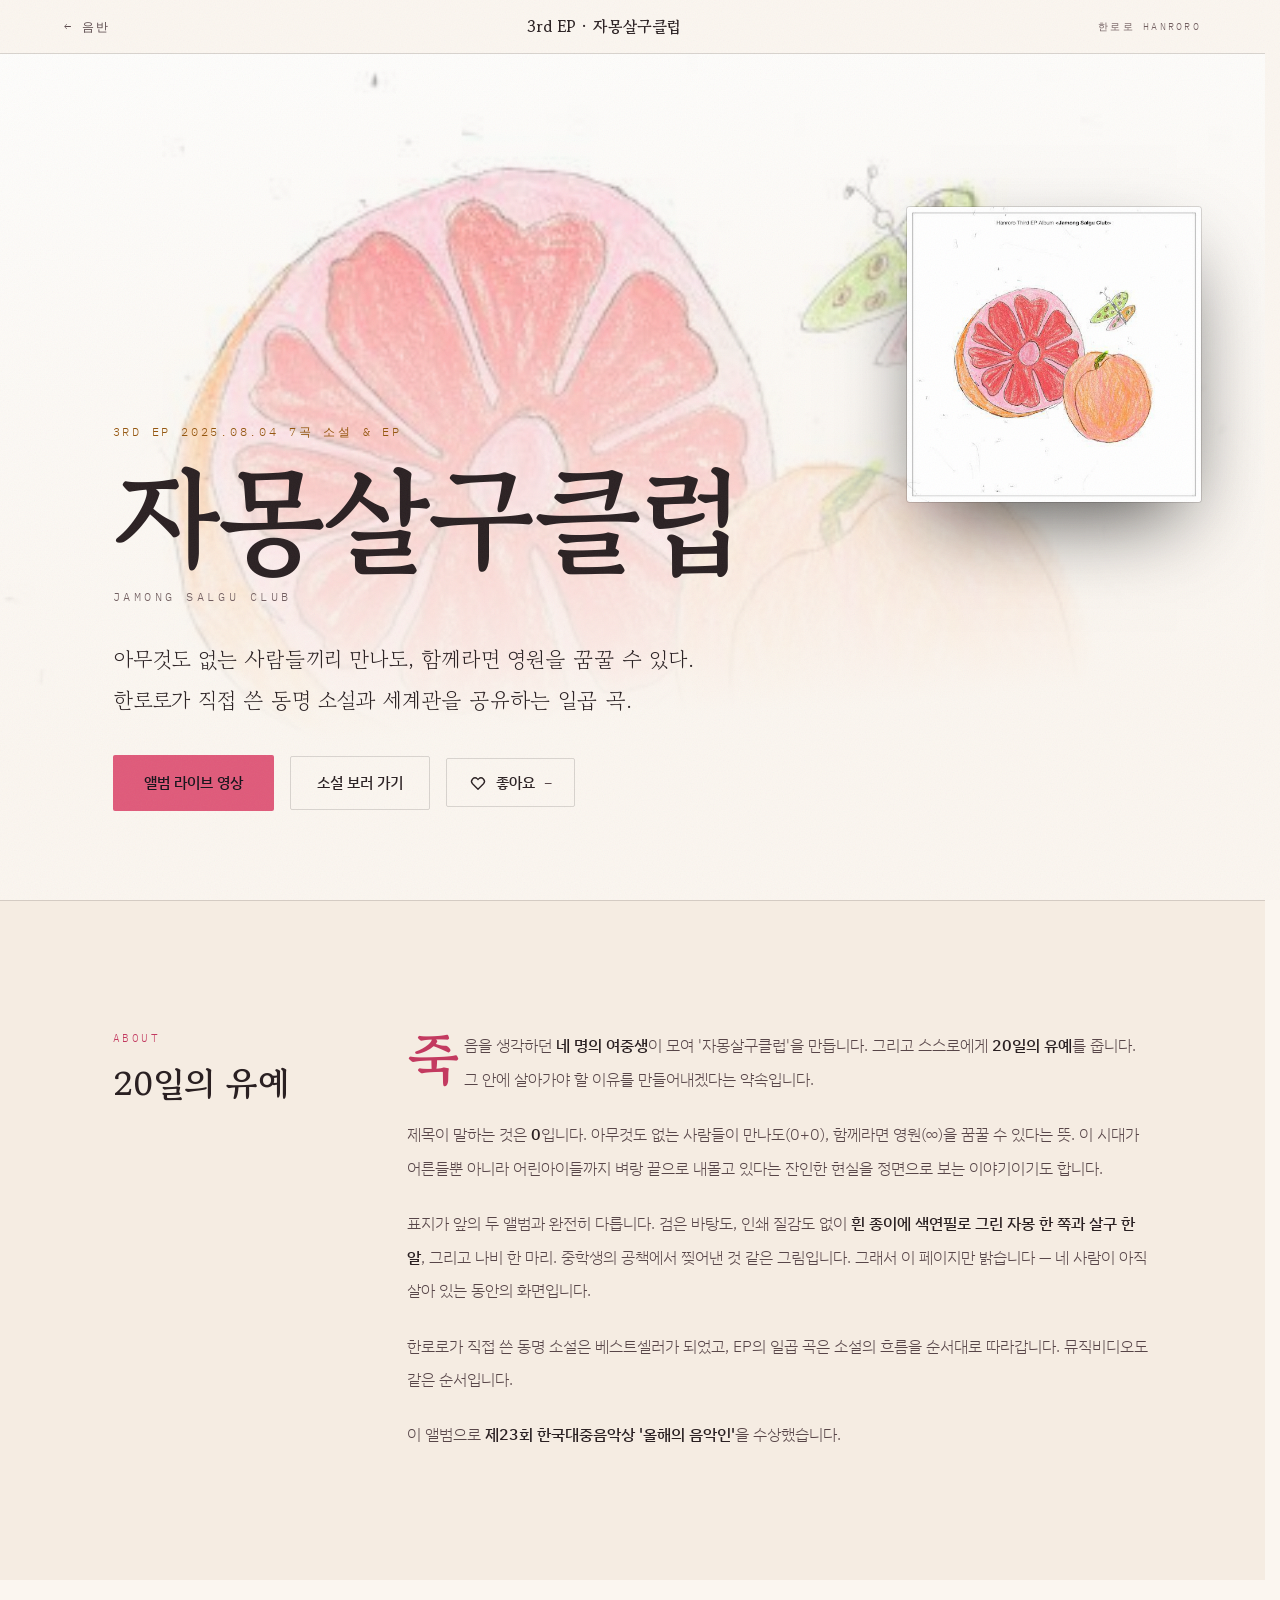
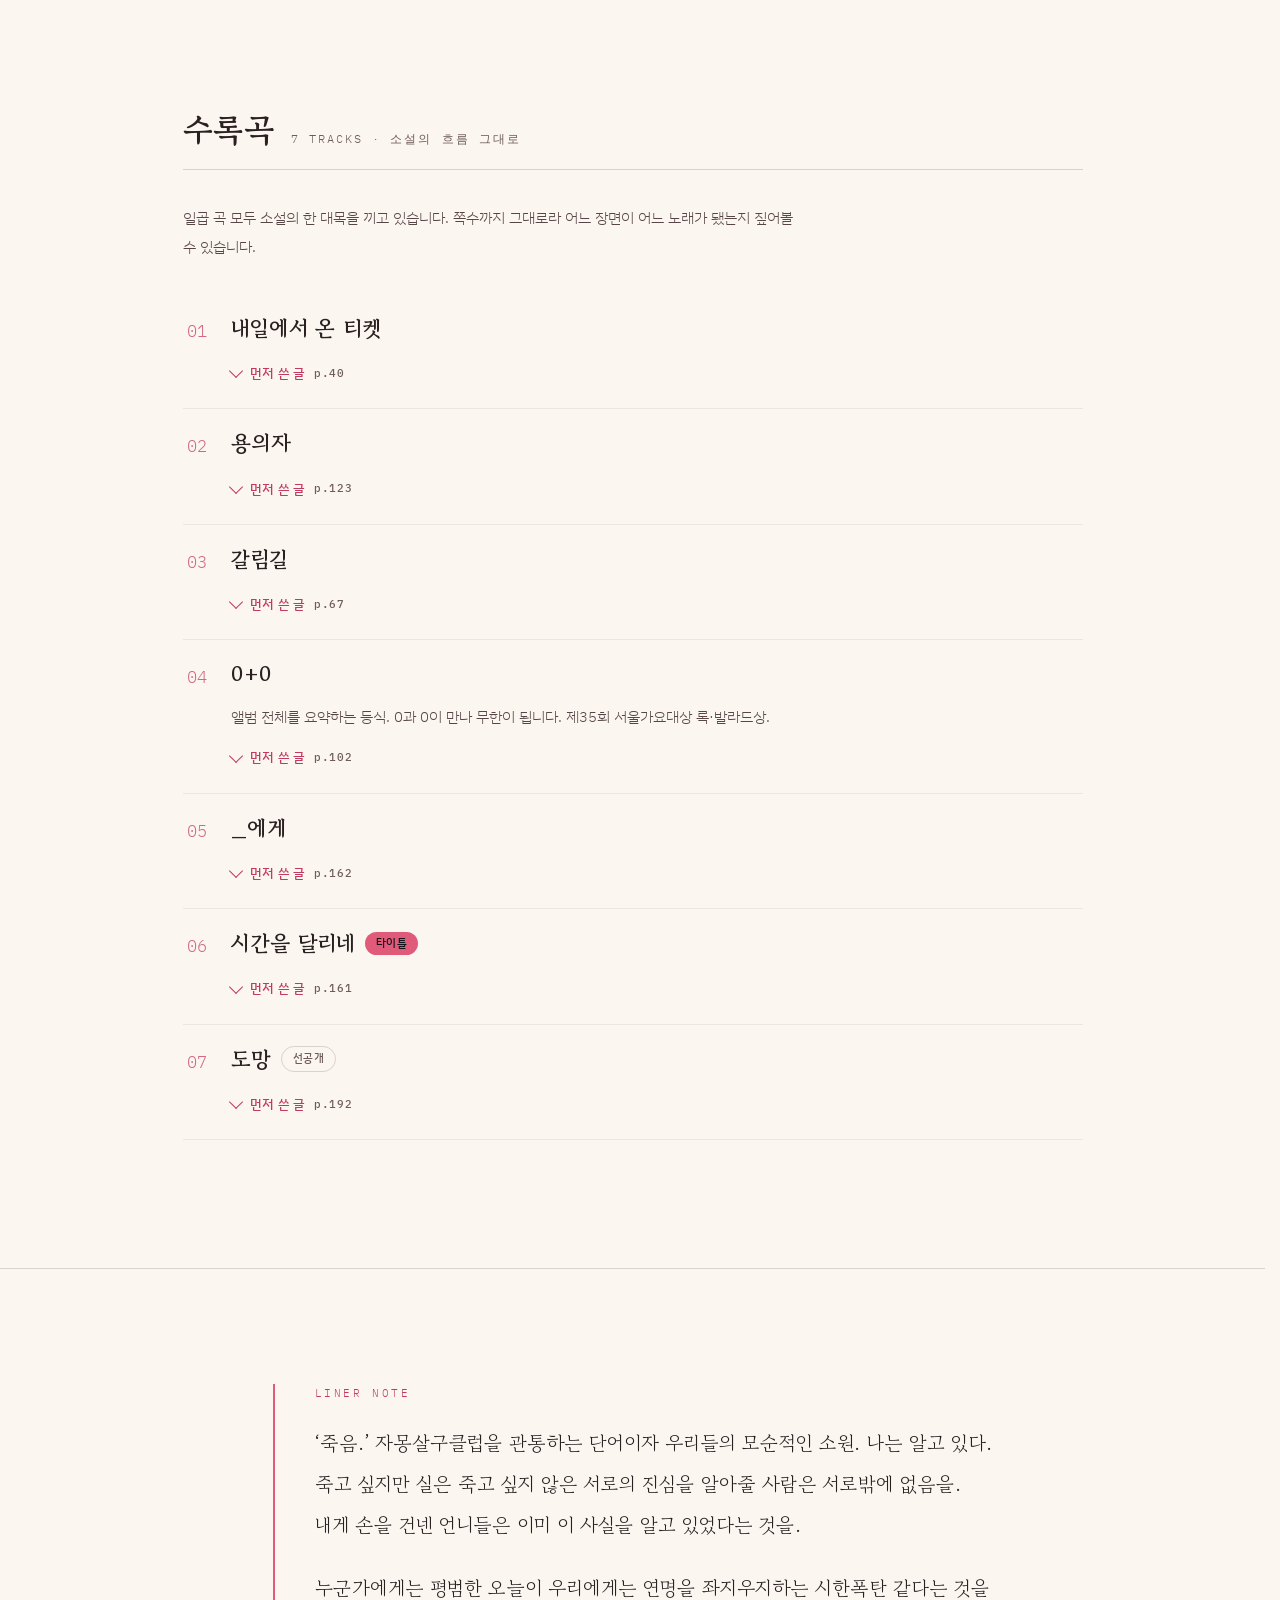
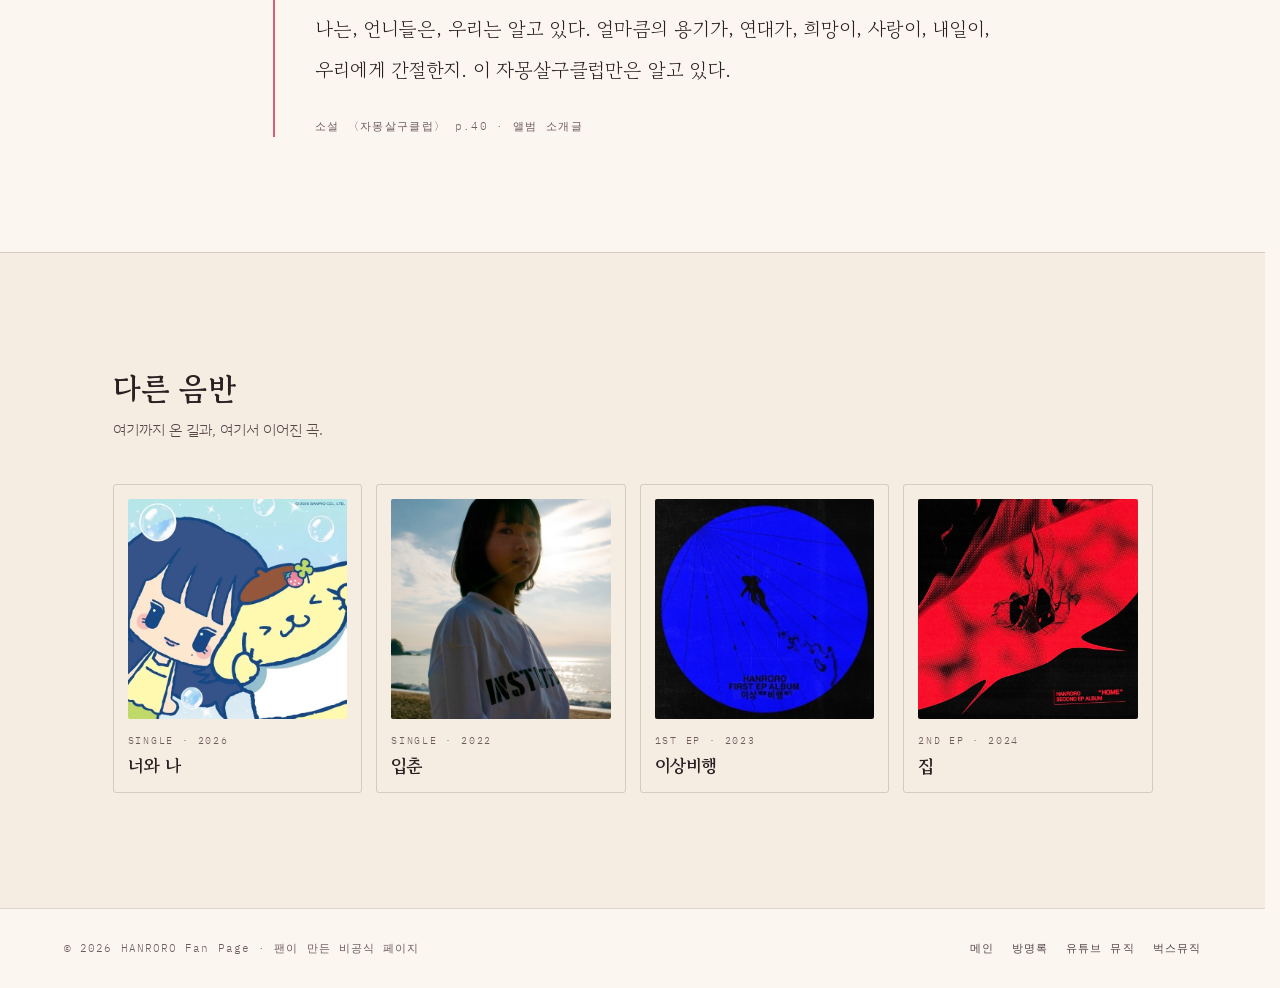
<file: album-ep3.html>
<!DOCTYPE html>
<html lang="ko" data-album="ep3">
<head>
<meta charset="UTF-8">
<title>자몽살구클럽 — 한로로 HANRORO</title>
<link rel="icon" href="favicon.svg" type="image/svg+xml">
<meta name="viewport" content="width=device-width, initial-scale=1.0">
<meta name="description" content="한로로 3rd EP 〈자몽살구클럽〉(2025.08.04) 앨범 소개와 수록곡 일곱 곡. 동명 소설과 세계관을 공유하는 작품.">

<!-- 링크 미리보기 (카톡·트위터 등). og:image는 상대경로가 안 먹어서 전체 주소로 적는다 -->
<meta property="og:type" content="article">
<meta property="og:site_name" content="한로로 HANRORO 팬사이트">
<meta property="og:locale" content="ko_KR">
<meta property="og:title" content="자몽살구클럽 — 한로로 HANRORO">
<meta property="og:description" content="한로로 3rd EP 〈자몽살구클럽〉(2025.08.04) 앨범 소개와 수록곡 일곱 곡. 동명 소설과 세계관을 공유하는 작품.">
<meta property="og:image" content="https://hanroro-eight.vercel.app/img/cover-ep3.jpg">
<meta property="og:url" content="https://hanroro-eight.vercel.app/album-ep3.html">
<meta name="twitter:card" content="summary_large_image">
<link rel="preconnect" href="https://fonts.googleapis.com">
<link rel="preconnect" href="https://fonts.gstatic.com" crossorigin>
<!-- 한글 웹폰트는 서브셋이 수십 개로 쪼개져 스타일시트만 78KB다. 렌더를 막는 자리에 두면
     첫 페인트가 통째로 그만큼 밀린다(측정: 2.0s → 12.7s). preload로 받아 다 받은 뒤
     스타일시트로 승격시킨다 — 그동안 글자는 CSS에 적어둔 대체 글꼴(맑은 고딕·나눔명조)로
     먼저 보인다. display=swap이라 어차피 한 번은 바뀌던 것이고, 그 시점만 앞당긴 것이다. -->
<link rel="preload" as="style" href="https://fonts.googleapis.com/css2?family=Gowun+Batang:wght@400;700&family=IBM+Plex+Sans+KR:wght@300;400;500&family=IBM+Plex+Mono:wght@400;500&display=swap" onload="this.onload=null;this.rel='stylesheet'">
<noscript><link rel="stylesheet" href="https://fonts.googleapis.com/css2?family=Gowun+Batang:wght@400;700&family=IBM+Plex+Sans+KR:wght@300;400;500&family=IBM+Plex+Mono:wght@400;500&display=swap"></noscript>
<link rel="stylesheet" href="css/style.css">
<link rel="stylesheet" href="css/album.css">
<link rel="stylesheet" href="https://unpkg.com/aos@2.3.1/dist/aos.css" integrity="sha384-/rJKQnzOkEo+daG0jMjU1IwwY9unxt1NBw3Ef2fmOJ3PW/TfAg2KXVoWwMZQZtw9" crossorigin="anonymous" referrerpolicy="no-referrer">
</head>
<body>

<header class="ah">
  <a class="ah-back" href="index.html#records">← 음반</a>
  <span class="ah-mid">3rd EP · 자몽살구클럽</span>
  <a class="ah-logo" href="index.html">한로로 HANRORO</a>
</header>

<main>
<section class="stage">
  <div class="stage-art" aria-hidden="true"></div>
  <figure class="stage-cover">
    <img src="img/cover-ep3.jpg" alt="〈자몽살구클럽〉 앨범 표지 — 색연필로 그린 자몽과 살구, 나비">
  </figure>
  <div class="stage-inner">
    <p class="stage-kicker"><span>3rd EP</span><span>2025.08.04</span><span>7곡</span><span>소설 &amp; EP</span></p>
    <h1 class="stage-title">자몽살구클럽</h1>
    <p class="stage-en">Jamong Salgu Club</p>
    <p class="stage-lede">
      아무것도 없는 사람들끼리 만나도, 함께라면 영원을 꿈꿀 수 있다.
      한로로가 직접 쓴 동명 소설과 세계관을 공유하는 일곱 곡.
    </p>
    <div class="stage-actions">
      <a class="btn" href="https://www.youtube.com/watch?v=1GUFm9FrPZI" target="_blank" rel="noopener">앨범 라이브 영상</a>
      <a class="btn btn-ghost" href="https://product.kyobobook.co.kr/detail/S000217089705" target="_blank" rel="noopener">소설 보러 가기</a>
      <button class="like" type="button" aria-pressed="false">
        <svg viewBox="0 0 24 24" aria-hidden="true" stroke-linecap="round" stroke-linejoin="round">
          <path d="M12 20.3 4.7 13a4.6 4.6 0 0 1 6.5-6.5l.8.8.8-.8A4.6 4.6 0 0 1 19.3 13z"/>
        </svg>
        <span>좋아요</span>
        <span class="like-count" aria-live="polite">–</span>
      </button>
    </div>
  </div>
</section>

<section class="note">
  <div class="note-inner">
    <div class="note-head" data-aos="fade-up">
      <span class="note-eyebrow">About</span>
      <h2 class="note-title">20일의 유예</h2>
    </div>
    <div class="note-body" data-aos="fade-up">
      <p>
        죽음을 생각하던 <strong>네 명의 여중생</strong>이 모여 '자몽살구클럽'을 만듭니다.
        그리고 스스로에게 <strong>20일의 유예</strong>를 줍니다.
        그 안에 살아가야 할 이유를 만들어내겠다는 약속입니다.
      </p>
      <p>
        제목이 말하는 것은 <strong>0</strong>입니다.
        아무것도 없는 사람들이 만나도(0+0), 함께라면 영원(∞)을 꿈꿀 수 있다는 뜻.
        이 시대가 어른들뿐 아니라 어린아이들까지 벼랑 끝으로 내몰고 있다는
        잔인한 현실을 정면으로 보는 이야기이기도 합니다.
      </p>
      <p>
        표지가 앞의 두 앨범과 완전히 다릅니다. 검은 바탕도, 인쇄 질감도 없이
        <strong>흰 종이에 색연필로 그린 자몽 한 쪽과 살구 한 알</strong>, 그리고 나비 한 마리.
        중학생의 공책에서 찢어낸 것 같은 그림입니다. 그래서 이 페이지만 밝습니다 —
        네 사람이 아직 살아 있는 동안의 화면입니다.
      </p>
      <p>
        한로로가 직접 쓴 동명 소설은 베스트셀러가 되었고,
        EP의 일곱 곡은 소설의 흐름을 순서대로 따라갑니다.
        뮤직비디오도 같은 순서입니다.
      </p>
      <p>
        이 앨범으로 <strong>제23회 한국대중음악상 '올해의 음악인'</strong>을 수상했습니다.
      </p>
    </div>
  </div>
</section>

<section class="list">
  <div class="list-inner">
    <div class="list-head" data-aos="fade-up">
      <h2>수록곡</h2>
      <span class="list-meta">7 TRACKS · 소설의 흐름 그대로</span>
    </div>
    <p class="list-lead" data-aos="fade-up">
      일곱 곡 모두 소설의 한 대목을 끼고 있습니다. 쪽수까지 그대로라
      어느 장면이 어느 노래가 됐는지 짚어볼 수 있습니다.
    </p>
    <ol class="tl">
      <li data-aos="fade-up">
        <span class="tl-n">01</span>
        <h3>내일에서 온 티켓</h3>
        <details class="tl-prose">
          <summary>먼저 쓴 글 <span class="tl-pg">p.40</span></summary>
          <blockquote>나의 낡은 울타리가 고쳐지기 시작한다. 몇 십 년을 움직이지 않던 먹구름이 바람 머금어 저 멀리 날아가자 그 뒤 숨어있던 빛이 나의 가슴에 눈부시게 쏟아진다. 서서히 팽창하는 가슴 두 쪽에는 눈물겨운 따스함이 차오른다. 죽은 줄 알았던 희망들이 햇빛 아래서 무럭무럭 자라나 울타리 안을 빠르게 채운다. 피어난 희망들이 마침내 힘차게 합창한다.<br>살구 싶네,<br>살구 싶어라,<br>살구 싶어.</blockquote>
        </details>
      </li>
      <li data-aos="fade-up">
        <span class="tl-n">02</span>
        <h3>용의자</h3>
        <details class="tl-prose">
          <summary>먼저 쓴 글 <span class="tl-pg">p.123</span></summary>
          <blockquote>유민 언니는 이 끔찍한 상황이 빠르게 지나가기를 바랄 것이다. 이 모든 게 꿈이기를 바랄 것이다. 본인이 태수 언니의 몫까지 살아갈 수 있기를 바랄 것이다. 본인의 사랑이 틀리지 않았음을 세상에 증명해내고 싶을 것이다.</blockquote>
        </details>
      </li>
      <li data-aos="fade-up">
        <span class="tl-n">03</span>
        <h3>갈림길</h3>
        <details class="tl-prose">
          <summary>먼저 쓴 글 <span class="tl-pg">p.67</span></summary>
          <blockquote>누나가 세상의 전부인 동생을 생각해서라도 묵묵히 버텨와야 했을 언니는 죽음을 쉽게 택할 수도 버릴 수도 없는, 꿈만을 좇아갈 수도 포기할 수도 없는 비망한 갈림길에 우두커니 설 수밖에 없었던 것이다.</blockquote>
        </details>
      </li>
      <li data-aos="fade-up">
        <span class="tl-n">04</span>
        <h3>0+0</h3>
        <p class="tl-note">앨범 전체를 요약하는 등식. 0과 0이 만나 무한이 됩니다. 제35회 서울가요대상 록·발라드상.</p>
        <details class="tl-prose">
          <summary>먼저 쓴 글 <span class="tl-pg">p.102</span></summary>
          <blockquote>한참을 달리자 숲 끝자락에서 희미한 빛이 보였다. 모여있는 빌라 단지의 네모난 창문들과 차들의 경적 소리가 선명해졌다. 정 없던 차콜색 도로의 명도가 눈부실 정도로 높아질 때쯤, 그렇게 현실에 가까워질 때쯤 나는 턱 끝까지 차오른 숨에 해방된 고함을 매달았다. 끝나가는 숲속에는 우리의 시원한 목소리가 오랫동안 메아리쳤다.<br>우리의 도망칠 길은 어떻게든 존재했다.</blockquote>
        </details>
      </li>
      <li data-aos="fade-up">
        <span class="tl-n">05</span>
        <h3>_에게</h3>
        <details class="tl-prose">
          <summary>먼저 쓴 글 <span class="tl-pg">p.162</span></summary>
          <blockquote>그동안 고생 많았어. 고마워. 미안해.<br>푹 자.<br>악몽은 더 이상 꾸지 마.</blockquote>
        </details>
      </li>
      <li data-aos="fade-up">
        <span class="tl-n">06</span>
        <h3>시간을 달리네 <span class="trk-flag">타이틀</span></h3>
        <details class="tl-prose">
          <summary>먼저 쓴 글 <span class="tl-pg">p.161</span></summary>
          <blockquote>너에게 하고 싶은 말은 평생 줄어들지 않을 거야. 너를 생각하는 날들도 마찬가지일 거야. 나는 너를 너무너무 사랑했고, 지금도 너무너무 사랑하고, 앞으로는 너무너무너무 사랑할 거야. 네 소원대로 잘 먹고 잘 살다가 이 마음을 주체할 수 없을 때면 당장 달려올게. 그럴 때면 나를 꼭 안아줘야 해.</blockquote>
        </details>
      </li>
      <li data-aos="fade-up">
        <span class="tl-n">07</span>
        <h3>도망 <span class="trk-flag trk-flag-soft">선공개</span></h3>
        <details class="tl-prose">
          <summary>먼저 쓴 글 <span class="tl-pg">p.192</span></summary>
          <blockquote>한 걸음에 죽음 한 걸음에 삶<br>한 걸음에 죽음 한 걸음에 삶<br>죽음 삶 죽음 삶 죽음 삶 죽음 삶<br>잔인한 세상은 또 한 바퀴 돌아 오늘을 무사히 찾아와 있었다.<br>나는 쏟아지는 눈물을 여름 하늘에 제물로 바쳐 기도했다.</blockquote>
        </details>
      </li>
    </ol>
  </div>
</section>

<section class="liner">
  <div class="liner-inner" data-aos="fade-up">
    <span class="liner-label">Liner note</span>
    <blockquote>
      <p>
        ‘죽음.’ 자몽살구클럽을 관통하는 단어이자 우리들의 모순적인 소원.
        나는 알고 있다. 죽고 싶지만 실은 죽고 싶지 않은 서로의 진심을 알아줄 사람은
        서로밖에 없음을. 내게 손을 건넨 언니들은 이미 이 사실을 알고 있었다는 것을.
      </p>
      <p>
        누군가에게는 평범한 오늘이 우리에게는 연명을 좌지우지하는 시한폭탄 같다는 것을
        나는, 언니들은, 우리는 알고 있다. 얼마큼의 용기가, 연대가, 희망이, 사랑이, 내일이,
        우리에게 간절한지. 이 자몽살구클럽만은 알고 있다.
      </p>
      <cite>소설 〈자몽살구클럽〉 p.40 · 앨범 소개글</cite>
    </blockquote>
  </div>
</section>

<section class="sibs">
  <div class="sibs-head">
    <h2>다른 음반</h2>
    <p>여기까지 온 길과, 여기서 이어진 곡.</p>
  </div>
  <div class="sib-grid">
    <a class="sib" href="album-youandi.html">
      <img src="img/cover-youandi.jpg" alt="" loading="lazy">
      <span class="k">Single · 2026</span>
      <h3>너와 나</h3>
    </a>
    <a class="sib" href="album-single.html">
      <img src="img/cover-single.jpg" alt="" loading="lazy">
      <span class="k">Single · 2022</span>
      <h3>입춘</h3>
    </a>
    <a class="sib" href="album-ep1.html">
      <img src="img/cover-ep1.jpg" alt="" loading="lazy">
      <span class="k">1st EP · 2023</span>
      <h3>이상비행</h3>
    </a>
    <a class="sib" href="album-ep2.html">
      <img src="img/cover-ep2.jpg" alt="" loading="lazy">
      <span class="k">2nd EP · 2024</span>
      <h3>집</h3>
    </a>
  </div>
</section>
</main>

<footer class="af">
  <span>© 2026 HANRORO Fan Page · 팬이 만든 비공식 페이지</span>
  <span class="af-links">
    <a href="index.html">메인</a>
    <a href="guestbook.html">방명록</a>
    <a href="https://music.youtube.com/channel/UCrDa_5OU-rhvXqWlPx5hgKQ" target="_blank" rel="noopener">유튜브 뮤직</a>
    <a href="https://music.bugs.co.kr/artist/20155724" target="_blank" rel="noopener">벅스뮤직</a>
  </span>
</footer>

<script src="js/likes.js" defer></script>
<script src="https://unpkg.com/aos@2.3.1/dist/aos.js" integrity="sha384-wziAfh6b/qT+3LrqebF9WeK4+J5sehS6FA10J1t3a866kJ/fvU5UwofWnQyzLtwu" crossorigin="anonymous" referrerpolicy="no-referrer"></script>
<script>
  AOS.init({
    once: true, duration: 700, easing: 'ease-out-cubic', offset: 60,
    disable: () => window.matchMedia('(prefers-reduced-motion: reduce)').matches
  });
</script>

</body>
</html>
</file>
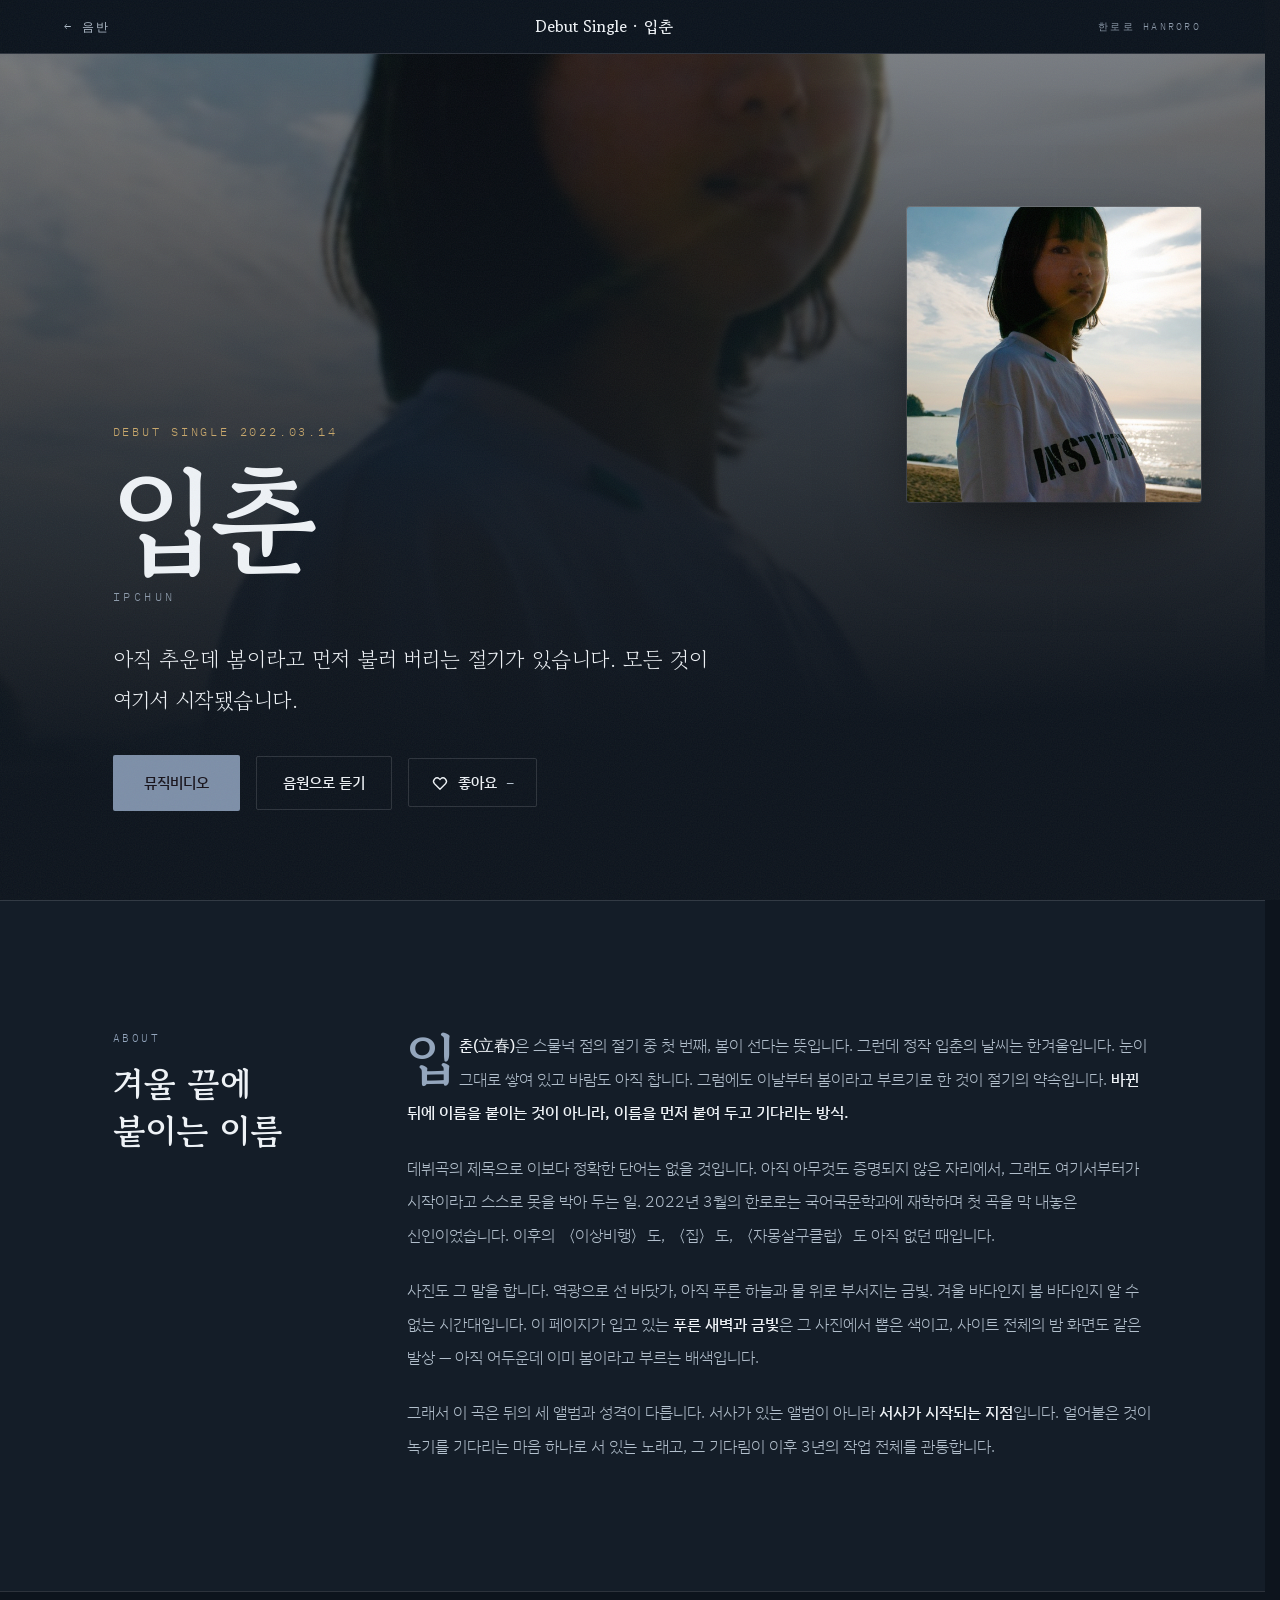
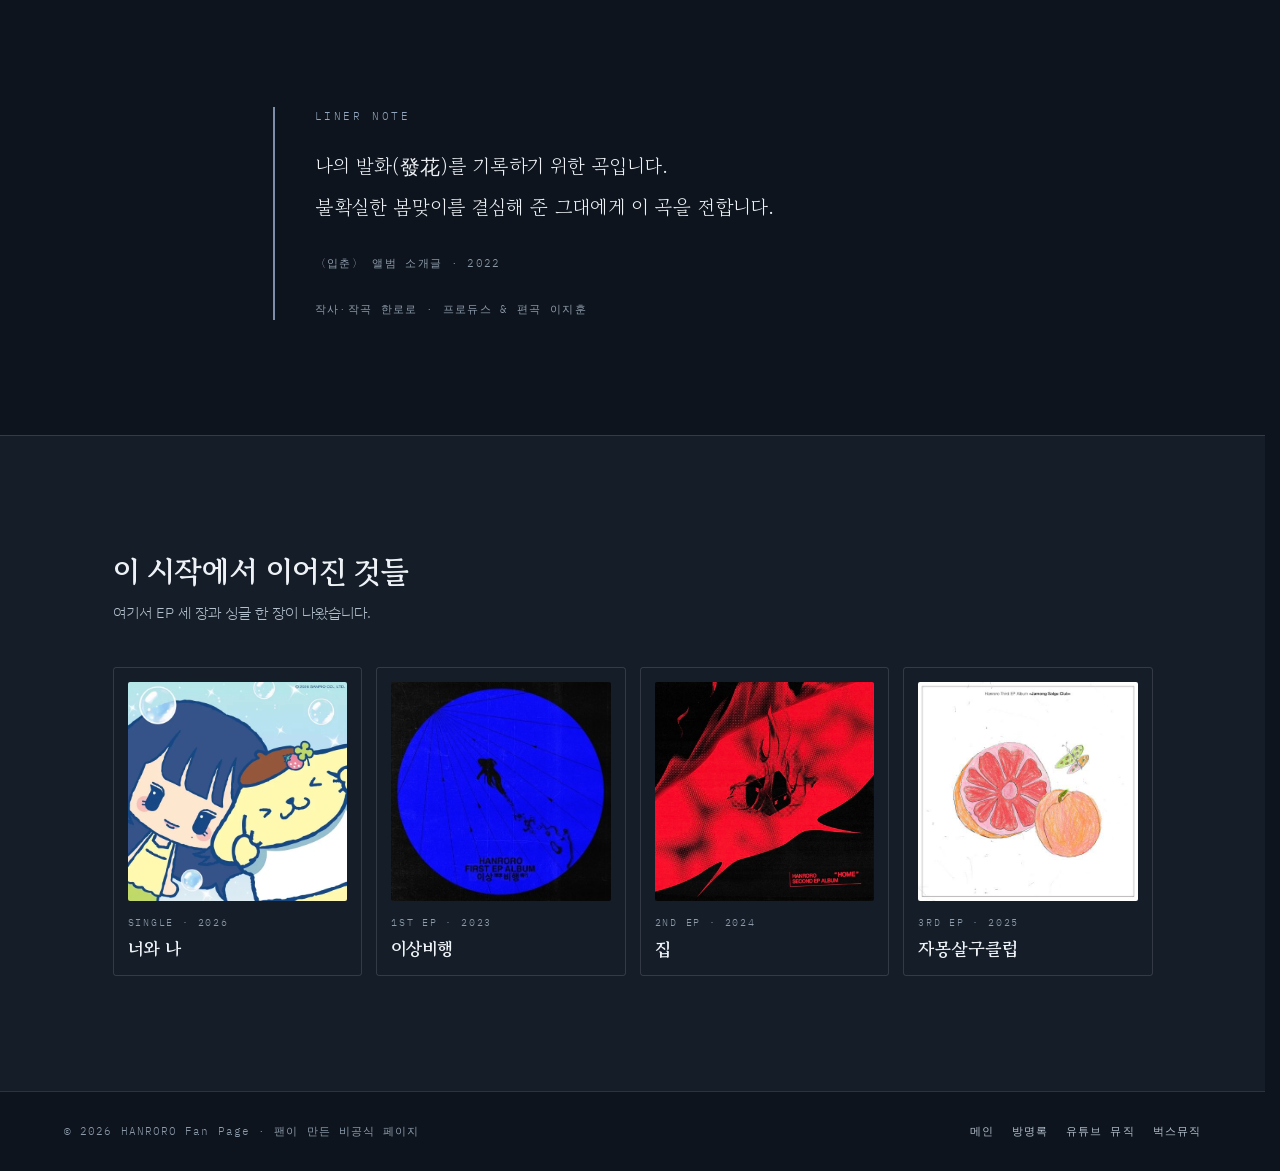
<file: album-single.html>
<!DOCTYPE html>
<html lang="ko" data-album="single">
<head>
<meta charset="UTF-8">
<title>입춘 — 한로로 HANRORO</title>
<link rel="icon" href="favicon.svg" type="image/svg+xml">
<meta name="viewport" content="width=device-width, initial-scale=1.0">
<meta name="description" content="한로로 데뷔 싱글 〈입춘〉(2022.03.14) 소개. 겨울의 끝에서 봄을 먼저 부르는 절기의 이름.">

<!-- 링크 미리보기 (카톡·트위터 등). og:image는 상대경로가 안 먹어서 전체 주소로 적는다 -->
<meta property="og:type" content="article">
<meta property="og:site_name" content="한로로 HANRORO 팬사이트">
<meta property="og:locale" content="ko_KR">
<meta property="og:title" content="입춘 — 한로로 HANRORO">
<meta property="og:description" content="한로로 데뷔 싱글 〈입춘〉(2022.03.14) 소개. 겨울의 끝에서 봄을 먼저 부르는 절기의 이름.">
<meta property="og:image" content="https://hanroro-eight.vercel.app/img/cover-single.jpg">
<meta property="og:url" content="https://hanroro-eight.vercel.app/album-single.html">
<meta name="twitter:card" content="summary_large_image">
<link rel="preconnect" href="https://fonts.googleapis.com">
<link rel="preconnect" href="https://fonts.gstatic.com" crossorigin>
<!-- 한글 웹폰트는 서브셋이 수십 개로 쪼개져 스타일시트만 78KB다. 렌더를 막는 자리에 두면
     첫 페인트가 통째로 그만큼 밀린다(측정: 2.0s → 12.7s). preload로 받아 다 받은 뒤
     스타일시트로 승격시킨다 — 그동안 글자는 CSS에 적어둔 대체 글꼴(맑은 고딕·나눔명조)로
     먼저 보인다. display=swap이라 어차피 한 번은 바뀌던 것이고, 그 시점만 앞당긴 것이다. -->
<link rel="preload" as="style" href="https://fonts.googleapis.com/css2?family=Gowun+Batang:wght@400;700&family=IBM+Plex+Sans+KR:wght@300;400;500&family=IBM+Plex+Mono:wght@400;500&display=swap" onload="this.onload=null;this.rel='stylesheet'">
<noscript><link rel="stylesheet" href="https://fonts.googleapis.com/css2?family=Gowun+Batang:wght@400;700&family=IBM+Plex+Sans+KR:wght@300;400;500&family=IBM+Plex+Mono:wght@400;500&display=swap"></noscript>
<link rel="stylesheet" href="css/style.css">
<link rel="stylesheet" href="css/album.css">
<link rel="stylesheet" href="https://unpkg.com/aos@2.3.1/dist/aos.css" integrity="sha384-/rJKQnzOkEo+daG0jMjU1IwwY9unxt1NBw3Ef2fmOJ3PW/TfAg2KXVoWwMZQZtw9" crossorigin="anonymous" referrerpolicy="no-referrer">
</head>
<body>

<header class="ah">
  <a class="ah-back" href="index.html#records">← 음반</a>
  <span class="ah-mid">Debut Single · 입춘</span>
  <a class="ah-logo" href="index.html">한로로 HANRORO</a>
</header>

<main>
<section class="stage">
  <div class="stage-art" aria-hidden="true"></div>
  <figure class="stage-cover">
    <img src="img/cover-single.jpg" alt="〈입춘〉 싱글 표지 — 역광의 바닷가에 선 한로로">
  </figure>
  <div class="stage-inner">
    <p class="stage-kicker"><span>Debut Single</span><span>2022.03.14</span></p>
    <h1 class="stage-title">입춘</h1>
    <p class="stage-en">Ipchun</p>
    <p class="stage-lede">
      아직 추운데 봄이라고 먼저 불러 버리는 절기가 있습니다.
      모든 것이 여기서 시작됐습니다.
    </p>
    <div class="stage-actions">
      <a class="btn" href="https://www.youtube.com/watch?v=kIiW3XRP7bU" target="_blank" rel="noopener">뮤직비디오</a>
      <a class="btn btn-ghost" href="https://music.bugs.co.kr/artist/20155724/albums" target="_blank" rel="noopener">음원으로 듣기</a>
      <button class="like" type="button" aria-pressed="false">
        <svg viewBox="0 0 24 24" aria-hidden="true" stroke-linecap="round" stroke-linejoin="round">
          <path d="M12 20.3 4.7 13a4.6 4.6 0 0 1 6.5-6.5l.8.8.8-.8A4.6 4.6 0 0 1 19.3 13z"/>
        </svg>
        <span>좋아요</span>
        <span class="like-count" aria-live="polite">–</span>
      </button>
    </div>
  </div>
</section>

<section class="note">
  <div class="note-inner">
    <div class="note-head" data-aos="fade-up">
      <span class="note-eyebrow">About</span>
      <h2 class="note-title">겨울 끝에<br>붙이는 이름</h2>
    </div>
    <div class="note-body" data-aos="fade-up">
      <p>
        <strong>입춘(立春)</strong>은 스물넉 점의 절기 중 첫 번째, 봄이 선다는 뜻입니다.
        그런데 정작 입춘의 날씨는 한겨울입니다. 눈이 그대로 쌓여 있고 바람도 아직 찹니다.
        그럼에도 이날부터 봄이라고 부르기로 한 것이 절기의 약속입니다.
        <strong>바뀐 뒤에 이름을 붙이는 것이 아니라, 이름을 먼저 붙여 두고 기다리는 방식.</strong>
      </p>
      <p>
        데뷔곡의 제목으로 이보다 정확한 단어는 없을 것입니다.
        아직 아무것도 증명되지 않은 자리에서, 그래도 여기서부터가 시작이라고
        스스로 못을 박아 두는 일. 2022년 3월의 한로로는 국어국문학과에 재학하며
        첫 곡을 막 내놓은 신인이었습니다. 이후의 〈이상비행〉도, 〈집〉도,
        〈자몽살구클럽〉도 아직 없던 때입니다.
      </p>
      <p>
        사진도 그 말을 합니다. 역광으로 선 바닷가, 아직 푸른 하늘과
        물 위로 부서지는 금빛. 겨울 바다인지 봄 바다인지 알 수 없는 시간대입니다.
        이 페이지가 입고 있는 <strong>푸른 새벽과 금빛</strong>은 그 사진에서 뽑은 색이고,
        사이트 전체의 밤 화면도 같은 발상 — 아직 어두운데 이미 봄이라고 부르는 배색입니다.
      </p>
      <p>
        그래서 이 곡은 뒤의 세 앨범과 성격이 다릅니다.
        서사가 있는 앨범이 아니라 <strong>서사가 시작되는 지점</strong>입니다.
        얼어붙은 것이 녹기를 기다리는 마음 하나로 서 있는 노래고,
        그 기다림이 이후 3년의 작업 전체를 관통합니다.
      </p>
    </div>
  </div>
</section>

<section class="liner">
  <div class="liner-inner" data-aos="fade-up">
    <span class="liner-label">Liner note</span>
    <blockquote>
      <p>
        나의 발화(發花)를 기록하기 위한 곡입니다.<br>
        불확실한 봄맞이를 결심해 준 그대에게 이 곡을 전합니다.
      </p>
      <cite>〈입춘〉 앨범 소개글 · 2022</cite>
    </blockquote>
    <p class="liner-credit">작사·작곡 한로로 · 프로듀스 &amp; 편곡 이지훈</p>
  </div>
</section>

<section class="sibs">
  <div class="sibs-head">
    <h2>이 시작에서 이어진 것들</h2>
    <p>여기서 EP 세 장과 싱글 한 장이 나왔습니다.</p>
  </div>
  <div class="sib-grid">
    <a class="sib" href="album-youandi.html">
      <img src="img/cover-youandi.jpg" alt="" loading="lazy">
      <span class="k">Single · 2026</span>
      <h3>너와 나</h3>
    </a>
    <a class="sib" href="album-ep1.html">
      <img src="img/cover-ep1.jpg" alt="" loading="lazy">
      <span class="k">1st EP · 2023</span>
      <h3>이상비행</h3>
    </a>
    <a class="sib" href="album-ep2.html">
      <img src="img/cover-ep2.jpg" alt="" loading="lazy">
      <span class="k">2nd EP · 2024</span>
      <h3>집</h3>
    </a>
    <a class="sib" href="album-ep3.html">
      <img src="img/cover-ep3.jpg" alt="" loading="lazy">
      <span class="k">3rd EP · 2025</span>
      <h3>자몽살구클럽</h3>
    </a>
  </div>
</section>
</main>

<footer class="af">
  <span>© 2026 HANRORO Fan Page · 팬이 만든 비공식 페이지</span>
  <span class="af-links">
    <a href="index.html">메인</a>
    <a href="guestbook.html">방명록</a>
    <a href="https://music.youtube.com/channel/UCrDa_5OU-rhvXqWlPx5hgKQ" target="_blank" rel="noopener">유튜브 뮤직</a>
    <a href="https://music.bugs.co.kr/artist/20155724" target="_blank" rel="noopener">벅스뮤직</a>
  </span>
</footer>

<script src="js/likes.js" defer></script>
<script src="https://unpkg.com/aos@2.3.1/dist/aos.js" integrity="sha384-wziAfh6b/qT+3LrqebF9WeK4+J5sehS6FA10J1t3a866kJ/fvU5UwofWnQyzLtwu" crossorigin="anonymous" referrerpolicy="no-referrer"></script>
<script>
  AOS.init({
    once: true, duration: 700, easing: 'ease-out-cubic', offset: 60,
    disable: () => window.matchMedia('(prefers-reduced-motion: reduce)').matches
  });
</script>

</body>
</html>
</file>
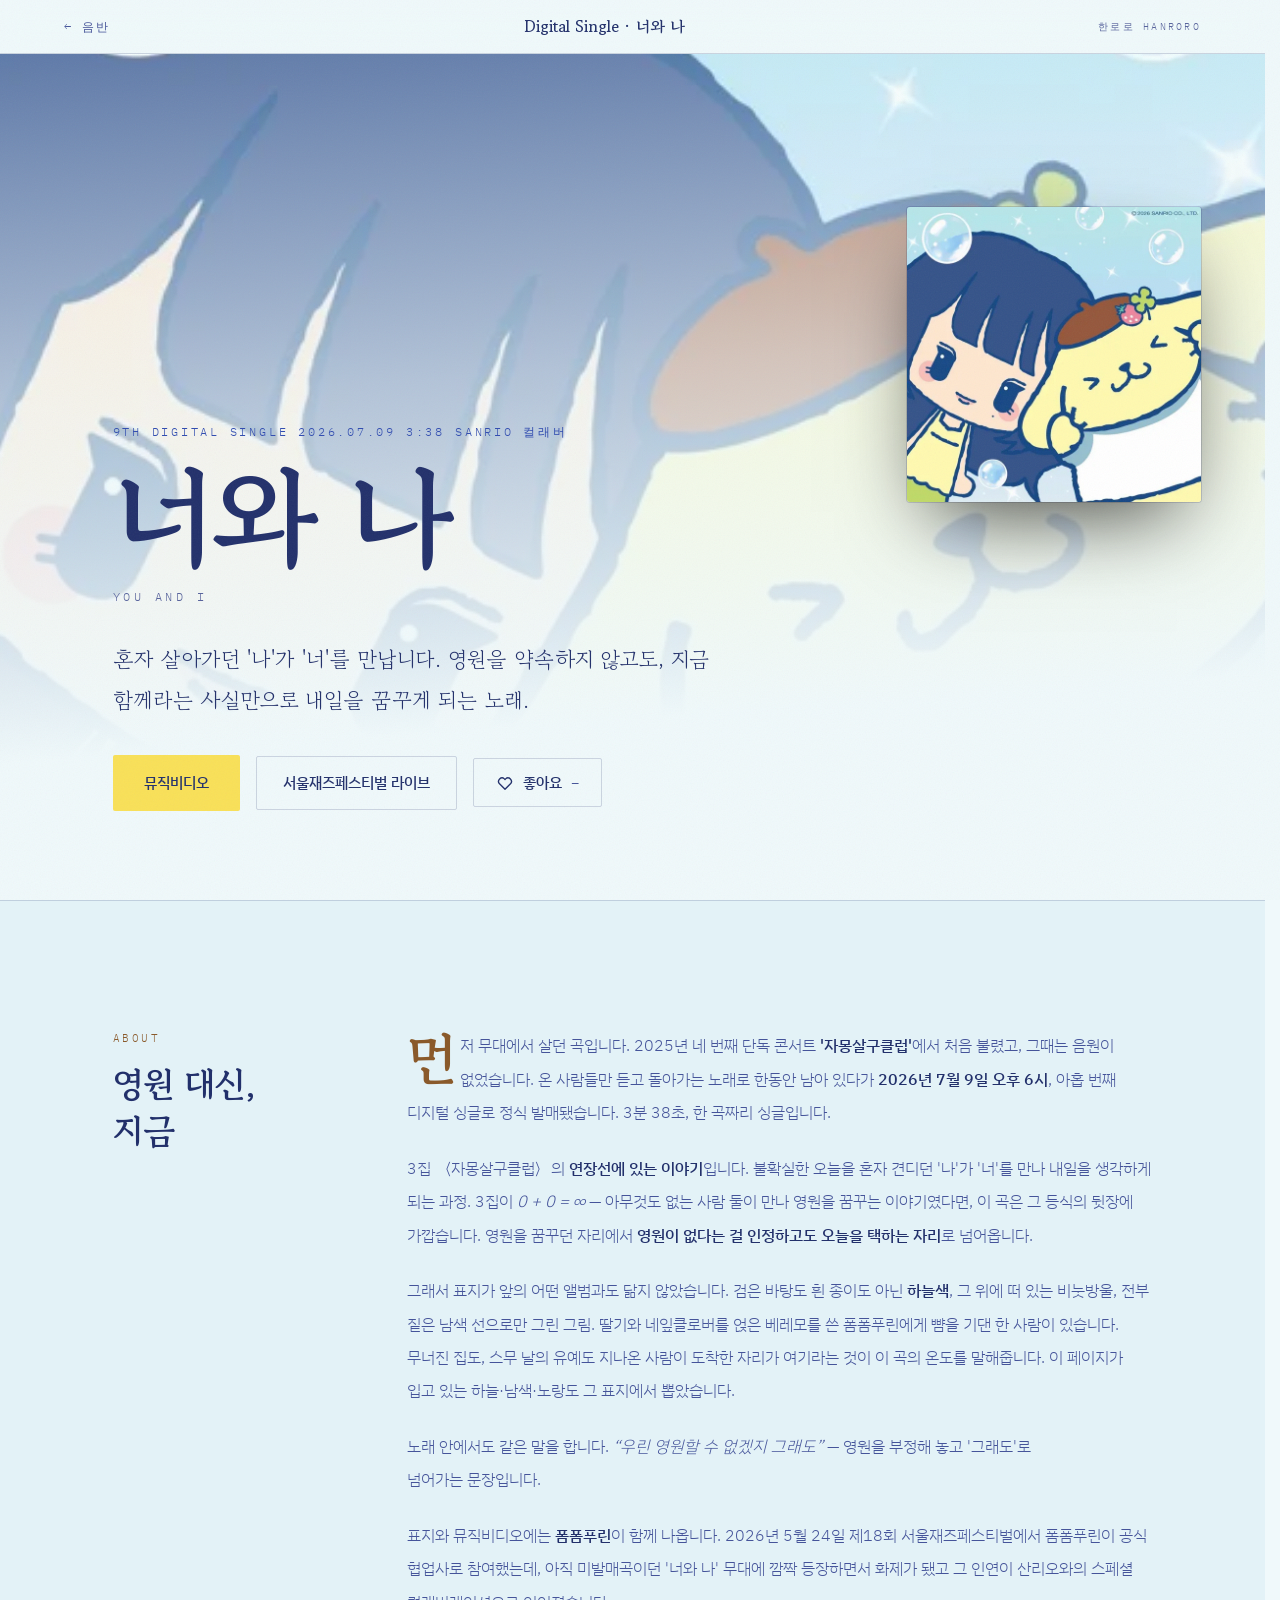
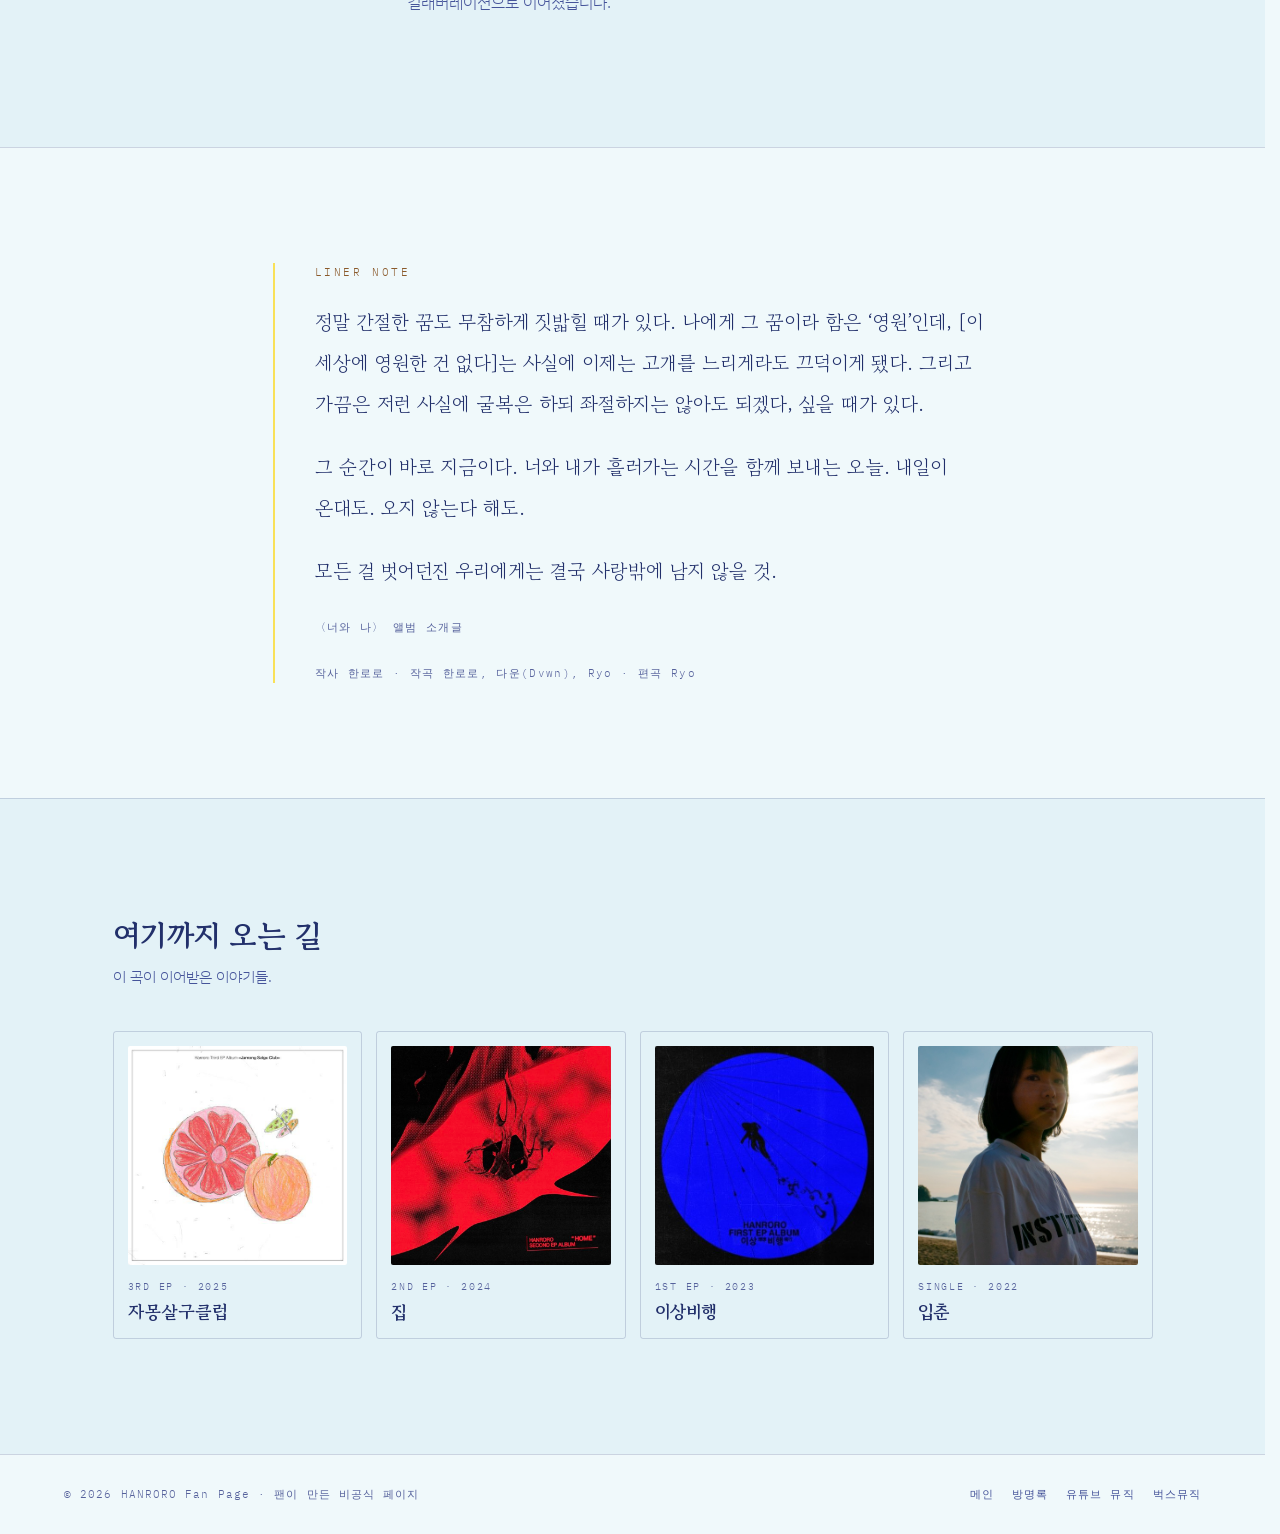
<file: album-youandi.html>
<!DOCTYPE html>
<html lang="ko" data-album="youandi">
<head>
<meta charset="UTF-8">
<title>너와 나 — 한로로 HANRORO</title>
<link rel="icon" href="favicon.svg" type="image/svg+xml">
<meta name="viewport" content="width=device-width, initial-scale=1.0">
<meta name="description" content="한로로 디지털 싱글 〈너와 나〉(2026.07.09). 자몽살구클럽의 연장선에 있는 이야기, 산리오 폼폼푸린과의 스페셜 컬래버레이션.">

<!-- 링크 미리보기 (카톡·트위터 등). og:image는 상대경로가 안 먹어서 전체 주소로 적는다 -->
<meta property="og:type" content="article">
<meta property="og:site_name" content="한로로 HANRORO 팬사이트">
<meta property="og:locale" content="ko_KR">
<meta property="og:title" content="너와 나 — 한로로 HANRORO">
<meta property="og:description" content="한로로 디지털 싱글 〈너와 나〉(2026.07.09). 자몽살구클럽의 연장선에 있는 이야기, 산리오 폼폼푸린과의 스페셜 컬래버레이션.">
<meta property="og:image" content="https://hanroro-eight.vercel.app/img/cover-youandi.jpg">
<meta property="og:url" content="https://hanroro-eight.vercel.app/album-youandi.html">
<meta name="twitter:card" content="summary_large_image">
<link rel="preconnect" href="https://fonts.googleapis.com">
<link rel="preconnect" href="https://fonts.gstatic.com" crossorigin>
<!-- 한글 웹폰트는 서브셋이 수십 개로 쪼개져 스타일시트만 78KB다. 렌더를 막는 자리에 두면
     첫 페인트가 통째로 그만큼 밀린다(측정: 2.0s → 12.7s). preload로 받아 다 받은 뒤
     스타일시트로 승격시킨다 — 그동안 글자는 CSS에 적어둔 대체 글꼴(맑은 고딕·나눔명조)로
     먼저 보인다. display=swap이라 어차피 한 번은 바뀌던 것이고, 그 시점만 앞당긴 것이다. -->
<link rel="preload" as="style" href="https://fonts.googleapis.com/css2?family=Gowun+Batang:wght@400;700&family=IBM+Plex+Sans+KR:wght@300;400;500&family=IBM+Plex+Mono:wght@400;500&display=swap" onload="this.onload=null;this.rel='stylesheet'">
<noscript><link rel="stylesheet" href="https://fonts.googleapis.com/css2?family=Gowun+Batang:wght@400;700&family=IBM+Plex+Sans+KR:wght@300;400;500&family=IBM+Plex+Mono:wght@400;500&display=swap"></noscript>
<link rel="stylesheet" href="css/style.css">
<link rel="stylesheet" href="css/album.css">
<link rel="stylesheet" href="https://unpkg.com/aos@2.3.1/dist/aos.css" integrity="sha384-/rJKQnzOkEo+daG0jMjU1IwwY9unxt1NBw3Ef2fmOJ3PW/TfAg2KXVoWwMZQZtw9" crossorigin="anonymous" referrerpolicy="no-referrer">
</head>
<body>

<header class="ah">
  <a class="ah-back" href="index.html#records">← 음반</a>
  <span class="ah-mid">Digital Single · 너와 나</span>
  <a class="ah-logo" href="index.html">한로로 HANRORO</a>
</header>

<main>
<section class="stage">
  <div class="stage-art" aria-hidden="true"></div>
  <figure class="stage-cover">
    <img src="img/cover-youandi.jpg" alt="〈너와 나〉 싱글 표지 — 하늘색 바탕에 남색 선으로 그린 한로로와 폼폼푸린">
  </figure>
  <div class="stage-inner">
    <p class="stage-kicker"><span>9th Digital Single</span><span>2026.07.09</span><span>3:38</span><span>Sanrio 컬래버</span></p>
    <h1 class="stage-title">너와 나</h1>
    <p class="stage-en">You and I</p>
    <p class="stage-lede">
      혼자 살아가던 '나'가 '너'를 만납니다.
      영원을 약속하지 않고도, 지금 함께라는 사실만으로 내일을 꿈꾸게 되는 노래.
    </p>
    <div class="stage-actions">
      <a class="btn" href="https://www.youtube.com/watch?v=Tos8R9Tcem8" target="_blank" rel="noopener">뮤직비디오</a>
      <a class="btn btn-ghost" href="https://www.youtube.com/watch?v=MoxCleGRKDU" target="_blank" rel="noopener">서울재즈페스티벌 라이브</a>
      <button class="like" type="button" aria-pressed="false">
        <svg viewBox="0 0 24 24" aria-hidden="true" stroke-linecap="round" stroke-linejoin="round">
          <path d="M12 20.3 4.7 13a4.6 4.6 0 0 1 6.5-6.5l.8.8.8-.8A4.6 4.6 0 0 1 19.3 13z"/>
        </svg>
        <span>좋아요</span>
        <span class="like-count" aria-live="polite">–</span>
      </button>
    </div>
  </div>
</section>

<section class="note">
  <div class="note-inner">
    <div class="note-head" data-aos="fade-up">
      <span class="note-eyebrow">About</span>
      <h2 class="note-title">영원 대신,<br>지금</h2>
    </div>
    <div class="note-body" data-aos="fade-up">
      <p>
        먼저 무대에서 살던 곡입니다. 2025년 네 번째 단독 콘서트 <strong>'자몽살구클럽'</strong>에서
        처음 불렸고, 그때는 음원이 없었습니다. 온 사람들만 듣고 돌아가는 노래로 한동안 남아 있다가
        <strong>2026년 7월 9일 오후 6시</strong>, 아홉 번째 디지털 싱글로 정식 발매됐습니다.
        3분 38초, 한 곡짜리 싱글입니다.
      </p>
      <p>
        3집 〈자몽살구클럽〉의 <strong>연장선에 있는 이야기</strong>입니다.
        불확실한 오늘을 혼자 견디던 '나'가 '너'를 만나 내일을 생각하게 되는 과정.
        3집이 <em>0 + 0 = ∞</em> — 아무것도 없는 사람 둘이 만나 영원을 꿈꾸는 이야기였다면,
        이 곡은 그 등식의 뒷장에 가깝습니다. 영원을 꿈꾸던 자리에서
        <strong>영원이 없다는 걸 인정하고도 오늘을 택하는 자리</strong>로 넘어옵니다.
      </p>
      <p>
        그래서 표지가 앞의 어떤 앨범과도 닮지 않았습니다.
        검은 바탕도 흰 종이도 아닌 <strong>하늘색</strong>, 그 위에 떠 있는 비눗방울,
        전부 짙은 남색 선으로만 그린 그림. 딸기와 네잎클로버를 얹은 베레모를 쓴
        폼폼푸린에게 뺨을 기댄 한 사람이 있습니다.
        무너진 집도, 스무 날의 유예도 지나온 사람이 도착한 자리가 여기라는 것이
        이 곡의 온도를 말해줍니다. 이 페이지가 입고 있는 하늘·남색·노랑도 그 표지에서 뽑았습니다.
      </p>
      <p>
        노래 안에서도 같은 말을 합니다. <em>“우린 영원할 수 없겠지 그래도”</em> —
        영원을 부정해 놓고 '그래도'로 넘어가는 문장입니다.
      </p>
      <p>
        표지와 뮤직비디오에는 <strong>폼폼푸린</strong>이 함께 나옵니다.
        2026년 5월 24일 제18회 서울재즈페스티벌에서 폼폼푸린이 공식 협업사로 참여했는데,
        아직 미발매곡이던 '너와 나' 무대에 깜짝 등장하면서 화제가 됐고 그 인연이
        산리오와의 스페셜 컬래버레이션으로 이어졌습니다.
      </p>
    </div>
  </div>
</section>

<section class="liner">
  <div class="liner-inner" data-aos="fade-up">
    <span class="liner-label">Liner note</span>
    <blockquote>
      <p>
        정말 간절한 꿈도 무참하게 짓밟힐 때가 있다.
        나에게 그 꿈이라 함은 ‘영원’인데, [이 세상에 영원한 건 없다]는 사실에
        이제는 고개를 느리게라도 끄덕이게 됐다.
        그리고 가끔은 저런 사실에 굴복은 하되 좌절하지는 않아도 되겠다, 싶을 때가 있다.
      </p>
      <p>
        그 순간이 바로 지금이다. 너와 내가 흘러가는 시간을 함께 보내는 오늘.
        내일이 온대도. 오지 않는다 해도.
      </p>
      <p>
        모든 걸 벗어던진 우리에게는 결국 사랑밖에 남지 않을 것.
      </p>
      <cite>〈너와 나〉 앨범 소개글</cite>
    </blockquote>
    <p class="liner-credit">작사 한로로 · 작곡 한로로, 다운(Dvwn), Ryo · 편곡 Ryo</p>
  </div>
</section>

<section class="sibs">
  <div class="sibs-head">
    <h2>여기까지 오는 길</h2>
    <p>이 곡이 이어받은 이야기들.</p>
  </div>
  <div class="sib-grid">
    <a class="sib" href="album-ep3.html">
      <img src="img/cover-ep3.jpg" alt="" loading="lazy">
      <span class="k">3rd EP · 2025</span>
      <h3>자몽살구클럽</h3>
    </a>
    <a class="sib" href="album-ep2.html">
      <img src="img/cover-ep2.jpg" alt="" loading="lazy">
      <span class="k">2nd EP · 2024</span>
      <h3>집</h3>
    </a>
    <a class="sib" href="album-ep1.html">
      <img src="img/cover-ep1.jpg" alt="" loading="lazy">
      <span class="k">1st EP · 2023</span>
      <h3>이상비행</h3>
    </a>
    <a class="sib" href="album-single.html">
      <img src="img/cover-single.jpg" alt="" loading="lazy">
      <span class="k">Single · 2022</span>
      <h3>입춘</h3>
    </a>
  </div>
</section>
</main>

<footer class="af">
  <span>© 2026 HANRORO Fan Page · 팬이 만든 비공식 페이지</span>
  <span class="af-links">
    <a href="index.html">메인</a>
    <a href="guestbook.html">방명록</a>
    <a href="https://music.youtube.com/channel/UCrDa_5OU-rhvXqWlPx5hgKQ" target="_blank" rel="noopener">유튜브 뮤직</a>
    <a href="https://music.bugs.co.kr/artist/20155724" target="_blank" rel="noopener">벅스뮤직</a>
  </span>
</footer>

<script src="js/likes.js" defer></script>
<script src="https://unpkg.com/aos@2.3.1/dist/aos.js" integrity="sha384-wziAfh6b/qT+3LrqebF9WeK4+J5sehS6FA10J1t3a866kJ/fvU5UwofWnQyzLtwu" crossorigin="anonymous" referrerpolicy="no-referrer"></script>
<script>
  AOS.init({
    once: true, duration: 700, easing: 'ease-out-cubic', offset: 60,
    disable: () => window.matchMedia('(prefers-reduced-motion: reduce)').matches
  });
</script>

</body>
</html>
</file>
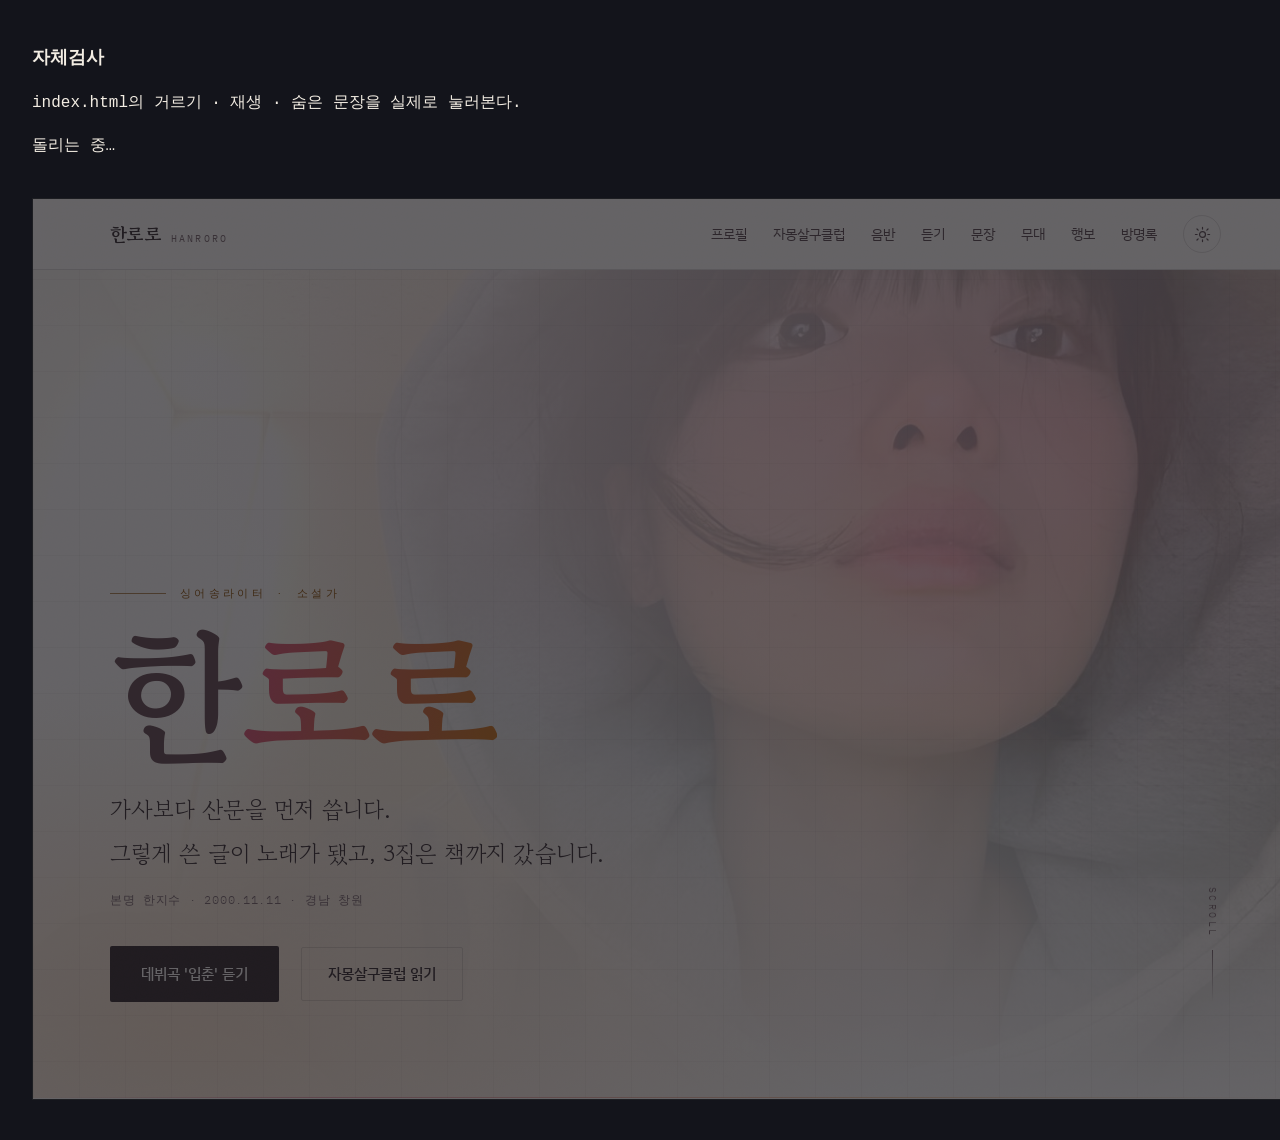
<file: selfcheck.html>
<!DOCTYPE html>
<html lang="ko">
<head>
<meta charset="UTF-8">
<title>자체검사 — 한로로 팬사이트</title>
<meta name="robots" content="noindex">
<meta name="viewport" content="width=device-width, initial-scale=1.0">
<!--
  빌드도 테스트 러너도 없는 정적 사이트라, 손으로 만지는 부분만 여기서 확인한다.
  index.html을 iframe으로 띄워 실제로 눌러보고 결과를 <title>에 적는다.

  브라우저로 열기:  http://localhost:8000/selfcheck.html
  자동으로 받기:
    python -m http.server 8000 --directory .
    chrome --headless=new --disable-gpu --no-sandbox --virtual-time-budget=12000 \
      --dump-dom "http://localhost:8000/selfcheck.html" | grep -o '<title>[^<]*</title>'

  ⚠️ file://로 열면 안 된다 — 같은 출처가 아니라서 iframe 안을 못 읽는다.
-->
<style>
  body { font-family:ui-monospace, monospace; background:#13141b; color:#f3ede3; padding:24px; line-height:1.7; }
  h1 { font-size:1.1rem; margin-bottom:4px; }
  #sum { margin:12px 0 18px; font-size:1rem; }
  .ok { color:#7ddba0; } .no { color:#ff7a8a; }
  li { list-style:none; }
  iframe { width:1280px; height:900px; border:1px solid #333; margin-top:20px; opacity:0.35; }
</style>
</head>
<body>
<h1>자체검사</h1>
<p>index.html의 거르기 · 재생 · 숨은 문장을 실제로 눌러본다.</p>
<p id="sum">돌리는 중…</p>
<ul id="log"></ul>
<iframe id="f" src="index.html" title="검사 대상"></iframe>

<script>
const log = document.getElementById('log');
const results = [];
const ok = (name, cond) => {
  results.push({ name, cond });
  const li = document.createElement('li');
  li.className = cond ? 'ok' : 'no';
  li.textContent = (cond ? '✓ ' : '✗ ') + name;
  log.append(li);
};

const key = (d, k) => d.defaultView.dispatchEvent(
  new d.defaultView.KeyboardEvent('keydown', { key: k, bubbles: true }));

document.getElementById('f').onload = () => setTimeout(() => {
  const d = document.getElementById('f').contentDocument;

  /* ── 음반 거르기 (js/disco.js) ── */
  const vis = () => [...d.querySelectorAll('.records [data-kind]')].filter(e => !e.hidden).length;
  const groups = () => [...d.querySelectorAll('[data-group]')].filter(e => !e.hidden).length;
  const chip = (axis, val) => d.querySelector(`.chip[data-axis="${axis}"][data-value="${val}"]`);

  ok('거르기: 처음엔 22장 전부', vis() === 22);
  ok('거르기: 그룹 3개', groups() === 3);
  chip('kind', 'ep').click();
  ok('거르기: EP만 3장', vis() === 3);
  ok('거르기: 빈 그룹은 머리글까지 숨김', groups() === 1);
  ok('거르기: aria-pressed 갱신', chip('kind', 'ep').getAttribute('aria-pressed') === 'true'
                              && chip('kind', 'all').getAttribute('aria-pressed') === 'false');
  chip('year', '2022').click();
  ok('거르기: EP×2022는 0장', vis() === 0);
  ok('거르기: 빈 상태 안내 노출', !d.querySelector('.disc-empty').hidden);
  chip('kind', 'ost').click();
  ok('거르기: OST×2022는 1장', vis() === 1);
  chip('kind', 'all').click(); chip('year', 'all').click();
  ok('거르기: 되돌리면 22장', vis() === 22);
  ok('거르기: 안내 문구 복귀', d.querySelector('.dfil-count').textContent.includes('22'));

  /* ── 듣기 파사드 (js/player.js) ── */
  const stage = d.querySelector('.pl-stage');
  const items = [...d.querySelectorAll('.pl-item')];

  ok('듣기: 누르기 전엔 iframe 없음', !stage.querySelector('.pl-frame') && !!stage.querySelector('.pl-facade'));
  items[1].click();
  const fr = stage.querySelector('.pl-frame');
  ok('듣기: 목록에서 고르면 바로 재생', !!fr);
  ok('듣기: nocookie + autoplay', !!fr && fr.src.startsWith('https://www.youtube-nocookie.com/embed/Tos8R9Tcem8?autoplay=1'));
  ok('듣기: 설명 교체', stage.querySelector('.pl-caption b').textContent === '너와 나');
  ok('듣기: iframe에 title', !!fr && fr.title.includes('너와 나'));
  ok('듣기: aria-current 이동', items[1].getAttribute('aria-current') === 'true'
                             && items[0].getAttribute('aria-current') === 'false');
  items[4].click();
  ok('듣기: 다른 곡으로 갈아타기', stage.querySelector('.pl-frame').src.includes('db3vhwQcQPM'));
  ok('듣기: iframe은 늘 하나', stage.querySelectorAll('iframe').length === 1);

  /* ── 무대 D-day (js/live.js) ── */
  ok('무대: 공연마다 남은 날 배지', d.querySelectorAll('.gig-dday').length === d.querySelectorAll('.gig').length);

  /* ── 숨은 문장 (js/egg.js) ── */
  const egg = d.querySelector('.egg');
  ok('숨은 문장: 평소엔 숨어 있음', egg.hidden);
  '1112'.split('').forEach(k => key(d, k));
  ok('숨은 문장: 틀린 숫자로는 안 열림', egg.hidden);
  '1111'.split('').forEach(k => key(d, k));
  ok('숨은 문장: 1111 타이핑으로 열림', !egg.hidden);
  egg.click();
  ok('숨은 문장: 누르면 닫힘', egg.hidden);
  const formula = d.querySelector('.formula');
  for (let i = 0; i < 3; i++) formula.click();
  ok('숨은 문장: 세 번으로는 안 열림', egg.hidden);
  formula.click();
  ok('숨은 문장: 네 번째에 열림', !egg.hidden);
  key(d, 'Escape');
  ok('숨은 문장: Esc로 닫힘', egg.hidden);
  const ta = d.createElement('textarea'); d.body.append(ta); ta.focus();
  '1111'.split('').forEach(k => ta.dispatchEvent(
    new d.defaultView.KeyboardEvent('keydown', { key: k, bubbles: true })));
  ok('숨은 문장: 입력창 타이핑은 무시', egg.hidden);
  ta.remove();

  const bad = results.filter(r => !r.cond);
  const line = bad.length
    ? `FAIL ${bad.length}/${results.length} — ` + bad.map(r => r.name).join(' / ')
    : `PASS ${results.length}/${results.length}`;
  document.getElementById('sum').textContent = line;
  document.getElementById('sum').className = bad.length ? 'no' : 'ok';
  document.title = line;
}, 2000);
</script>
</body>
</html>
</file>
<file: css/style.css>
/* ============================================================
   한로로 HANRORO — 팬사이트
   컨셉: "쓰는 사람". 가사보다 산문을 먼저 쓰는 국문학도.
         페이지 전체를 한 권의 책처럼.
   팔레트: '입춘' — 아직 어두운데 봄이라 부르는 날.
         먹밤 바탕 위로 자몽(루비)·살구(앰버)의 여명이 튼다.
   ============================================================ */

:root {
  /* 브랜드 원색 — 자몽·살구 과육. 두 테마에서 동일하게 유지된다.
     채움(버튼·배지·그라디언트 선)에만 쓴다. 글자색으로는 쓰지 말 것. */
  --brand-1: #e05a7a;   /* 자몽 */
  --brand-2: #f0a45c;   /* 살구 */
  --btn-ink: #16121a;   /* 브랜드색으로 채운 면 위에 얹는 글자색 */

  /* 눌리는 것(버튼·켜진 칩)의 채움. 자몽→살구 그라디언트로 채우면 페이지에서
     그것만 튀어나온다 — 사탕색 덩어리가 글 위에 얹힌 꼴이었다.
     본문 먹/종이를 그대로 뒤집어 쓰면 대비는 가장 세면서 색은 페이지 안에 남는다.
     여명색은 작은 자리(eyebrow·링크·지평선·0+0=∞)에만 남겨 강조로 쓴다.
     ⚠️ 앨범 페이지는 album.css가 이 둘을 그 앨범 브랜드색으로 덮는다 — 거기선 색이 곧 세계다 */
  --btn-bg: var(--text);
  --btn-fg: var(--bg);

  /* 사진 위에 얹는 조작부(재생 버튼). 두 테마 모두 어두운 사진 위라 값이 하나뿐이다 */
  --glass:     rgba(243, 237, 227, 0.9);
  --glass-ink: #17141c;

  --serif: 'Gowun Batang', 'Nanum Myeongjo', serif;
  --sans:  'IBM Plex Sans KR', 'Malgun Gothic', sans-serif;
  --mono:  'IBM Plex Mono', 'Nanum Gothic Coding', monospace;

  --gutter: clamp(20px, 6vw, 80px);
  --maxw: 1120px;
  --band: clamp(72px, 11vw, 140px);
}

/* ── 밤 (기본) — '입춘'. 아직 어두운데 봄이라 부르는 날 ────────── */
:root, :root[data-theme="dark"] {
  --bg:         #13141b;
  --surface:    #1a1b25;
  --surface-2:  #22232f;
  --text:       #f3ede3;
  --text-dim:   #a8a3b2;
  --text-far:   #8a8697;
  /* 글자용 강조 — 배경 대비를 맞춘 값 */
  --grapefruit: #e05a7a;
  --apricot:    #f0a45c;
  --line:       rgba(243,237,227,0.13);
  --line-soft:  rgba(243,237,227,0.07);

  --header-bg:  rgba(19,20,27,0.82);
  --photo-scrim: linear-gradient(transparent, rgba(19,20,27,0.9));
  --hero-filter: grayscale(0.35) contrast(1.06);
  --hero-veil:
    radial-gradient(120% 80% at 78% 18%, rgba(224,90,122,0.20) 0%, transparent 55%),
    radial-gradient(90% 70% at 12% 92%, rgba(240,164,92,0.18) 0%, transparent 60%),
    linear-gradient(180deg, rgba(19,20,27,0.72) 0%, rgba(19,20,27,0.58) 38%, rgba(19,20,27,0.95) 88%, #13141b 100%);
  --scrim:      rgba(10,10,14,0.55);
  --shadow-lift: 0 12px 30px rgba(224,90,122,0.30);
  /* 히어로 제목 — 사진 위에 얹히므로 본문색과 따로 잡는다 */
  --hero-ink:   #f3ede3;
  --hero-rr:    linear-gradient(100deg, #e05a7a 0%, #f0a45c 100%);
  /* 필름 그레인 — 어두운 화면이라 결이 잘 보인다. 세게 주면 지저분해진다 */
  --grain-op:   0.055;
}

/* ── 낮 — 자몽살구클럽 표지의 과육색. 밝고 부드럽게 ──────────── */
:root[data-theme="light"] {
  --bg:         #fff7f3;
  --surface:    #fdeee6;
  --surface-2:  #f8ddd2;
  --text:       #3a2a2c;
  --text-dim:   #5e484c;
  --text-far:   #7f676b;
  /* 밝은 바탕에서 읽히도록 원색보다 어둡게 조정한 값 */
  --grapefruit: #c33a60;
  --apricot:    #94540b;
  --line:       rgba(58,42,44,0.15);
  --line-soft:  rgba(58,42,44,0.07);

  --header-bg:  rgba(255,247,243,0.85);
  --photo-scrim: linear-gradient(transparent, rgba(58,42,44,0.72));
  --hero-filter: saturate(1.05) contrast(1.02);
  /* 낮은 사진이 원래 밝아서, 밤과 같은 세기로 덮으면 인물이 통째로 지워진다.
     글자가 앉는 왼쪽만 두껍게 덮고 오른쪽(얼굴)은 얇게 — 대비는 지키고 사진은 남긴다 */
  --hero-veil:
    radial-gradient(120% 80% at 78% 18%, rgba(224,90,122,0.20) 0%, transparent 58%),
    radial-gradient(90% 70% at 12% 92%, rgba(240,164,92,0.26) 0%, transparent 62%),
    linear-gradient(100deg, rgba(255,247,243,0.95) 0%, rgba(255,247,243,0.82) 40%, rgba(255,247,243,0.44) 100%),
    linear-gradient(180deg, transparent 52%, rgba(255,247,243,0.72) 86%, #fff7f3 100%);
  --scrim:      rgba(90,60,62,0.35);
  --shadow-lift: 0 12px 30px rgba(195,58,96,0.24);
  --hero-ink:   #6a4a4f;
  --hero-rr:    linear-gradient(100deg, #e0527a 0%, #cf7517 100%);
  /* 종이 결 — 밝은 바탕에서는 같은 노이즈가 훨씬 진하게 보여 절반 아래로 내린다 */
  --grain-op:   0.03;
}

/* 테마 전환 시 색이 툭 끊기지 않게 */
body, header, .link-card, .record, .gb-entry, .swal2-popup {
  transition:background-color .32s ease, color .32s ease, border-color .32s ease;
}

* { margin:0; padding:0; box-sizing:border-box; }

html {
  scroll-behavior:smooth;
  scrollbar-gutter:stable;
  scroll-padding-top:90px;
}

body {
  font-family:var(--sans);
  font-weight:300;
  background:var(--bg);
  color:var(--text);
  line-height:1.75;
  -webkit-font-smoothing:antialiased;
  overflow-x:hidden;

  /* 한글 줄바꿈 — 브라우저 기본값은 음절 단위라 '됩니다'가 '됩니 / 다'로 쪼개진다.
     keep-all로 어절(띄어쓰기) 단위로만 끊고, 띄어쓰기 없는 긴 문자열(URL·ㅋㅋㅋ 도배)만
     break-word로 풀어준다. pretty는 지원 브라우저에서 마지막 줄 외톨이 글자를 줄여준다. */
  word-break:keep-all;
  overflow-wrap:break-word;
  text-wrap:pretty;
}

h1, h2, h3, h4 { font-family:var(--serif); font-weight:700; line-height:1.35; }
img { display:block; max-width:100%; }
ul, ol { list-style:none; }

a { color:inherit; }
a:focus-visible,
button:focus-visible,
input:focus-visible,
textarea:focus-visible {
  outline:2px solid var(--apricot);
  outline-offset:3px;
  border-radius:2px;
}

/* ── 건너뛰기 링크 — 탭 첫 타에만 나타난다 ─────────────────── */
.skip {
  position:fixed; top:10px; left:10px; z-index:80;
  transform:translateY(-160%);
  background:var(--surface); color:var(--text);
  border:1px solid var(--line); border-radius:3px;
  padding:10px 18px; font-size:0.86rem; text-decoration:none;
  transition:transform .18s ease;
}
.skip:focus-visible { transform:translateY(0); }

/* ── 읽기 진행 — 이 사이트는 한 권의 책이니 어디까지 읽었는지 보여준다.
      CSS `animation-timeline:scroll()`이 더 깔끔하지만 사파리·파이어폭스가 아직 못 받는다
      (= 방문자 대부분). index.html 아래쪽 스크립트가 scale만 갈아 끼운다 ── */
.progress {
  position:fixed; inset:0 0 auto 0; height:2px; z-index:70;
  background:linear-gradient(90deg, var(--brand-1), var(--brand-2));
  transform-origin:0 50%; scale:0 1;
}

/* ── 원고지 — 이 사이트의 시그니처.
      국문학도가 쓰던 200자 원고지 칸. 순수 CSS. ────────────── */
.manuscript {
  background-image:
    repeating-linear-gradient(to right,  var(--line-soft) 0 1px, transparent 1px 46px),
    repeating-linear-gradient(to bottom, var(--line-soft) 0 1px, transparent 1px 46px);
  background-position:center;
}

/* ── 질감 — 밤은 필름 그레인, 낮은 종이 결 ────────────────────
      SVG feTurbulence 한 겹. 이미지 파일이 없으니 요청도 0건이다.
      mix-blend-mode는 쓰지 않는다 — 사파리에서 스크롤할 때마다 합성이 다시 돌아 프레임을 갉는다.
      fixed라 스크롤해도 결이 따라 움직이지 않는다(진짜 필름처럼 화면에 붙어 있다). ── */
body::after {
  content:'';
  position:fixed; inset:0; z-index:65;
  pointer-events:none;
  opacity:var(--grain-op);
  background-image:url("data:image/svg+xml,%3Csvg xmlns='http://www.w3.org/2000/svg' width='180' height='180'%3E%3Cfilter id='n'%3E%3CfeTurbulence type='fractalNoise' baseFrequency='0.82' numOctaves='3' stitchTiles='stitch'/%3E%3C/filter%3E%3Crect width='100%25' height='100%25' filter='url(%23n)'/%3E%3C/svg%3E");
}

/* ── 공통 레이아웃 ─────────────────────────────────────────── */
.band { padding:var(--band) var(--gutter); }
.wrap { max-width:var(--maxw); margin:0 auto; }
.wrap-narrow { max-width:720px; margin:0 auto; }

.eyebrow {
  font-family:var(--mono);
  font-size:0.7rem;
  font-weight:500;
  letter-spacing:0.24em;
  text-transform:uppercase;
  color:var(--grapefruit);
  display:block;
  margin-bottom:14px;
}
.band-title {
  font-size:clamp(1.85rem, 4vw, 2.7rem);
  letter-spacing:-0.01em;
  margin-bottom:12px;
}
.band-sub {
  color:var(--text-dim);
  font-size:1rem;
  max-width:74ch;
  margin-bottom:clamp(38px, 6vw, 64px);
}

/* ── 헤더 ─────────────────────────────────────────────────── */
header {
  position:sticky; top:0; z-index:50;
  display:flex; align-items:center; justify-content:space-between;
  gap:20px;
  padding:16px var(--gutter);
  background:var(--header-bg);
  backdrop-filter:blur(14px) saturate(1.3);
  border-bottom:1px solid var(--line);
}
header .logo {
  font-family:var(--serif);
  font-size:1.15rem; font-weight:700; letter-spacing:0.02em;
  color:var(--text); text-decoration:none;
  display:flex; align-items:baseline; gap:9px;
  flex-shrink:0;
}
header .logo em {
  font-family:var(--mono); font-style:normal;
  font-size:0.62rem; font-weight:400; letter-spacing:0.22em;
  color:var(--text-far);
}
header nav { display:flex; flex-wrap:wrap; justify-content:flex-end; gap:4px 26px; }
header nav a {
  color:var(--text-dim); text-decoration:none;
  font-size:0.87rem; font-weight:400;
  position:relative; padding:2px 0;
  transition:color .22s ease;
}
header nav a::after {
  content:''; position:absolute; left:0; bottom:0;
  width:100%; height:1px; background:var(--grapefruit);
  transform:scaleX(0); transform-origin:right;
  transition:transform .28s cubic-bezier(.4,0,.2,1);
}
header nav a:hover { color:var(--text); }
header nav a:hover::after { transform:scaleX(1); transform-origin:left; }
header nav a.is-current { color:var(--apricot); }

.head-right { display:flex; align-items:center; gap:clamp(14px, 2.5vw, 26px); }

/* 테마 토글 — 해/달이 교차하며 회전한다 */
.theme-toggle {
  position:relative; flex-shrink:0;
  width:38px; height:38px; padding:0;
  display:grid; place-items:center;
  background:none; border:1px solid var(--line); border-radius:50%;
  color:var(--text-dim); cursor:pointer;
  transition:color .22s ease, border-color .22s ease, background .22s ease;
}
.theme-toggle:hover { color:var(--apricot); border-color:var(--apricot); background:var(--surface); }
.theme-toggle svg {
  grid-area:1/1; width:17px; height:17px;
  transition:opacity .3s ease, transform .45s cubic-bezier(.4,0,.2,1);
}
/* 밤에는 달, 낮에는 해 */
.theme-toggle .i-sun  { opacity:0; transform:rotate(-70deg) scale(0.5); }
.theme-toggle .i-moon { opacity:1; transform:rotate(0) scale(1); }
:root[data-theme="light"] .theme-toggle .i-sun  { opacity:1; transform:rotate(0) scale(1); }
:root[data-theme="light"] .theme-toggle .i-moon { opacity:0; transform:rotate(70deg) scale(0.5); }

/* ── 히어로 ───────────────────────────────────────────────── */
.hero {
  position:relative;
  min-height:clamp(560px, 92vh, 900px);
  display:flex; align-items:flex-end;
  padding:var(--gutter);
  padding-bottom:clamp(48px, 8vw, 96px);
  overflow:hidden;
}
/* 패럴랙스 — index.html의 스크롤 리스너가 --sy(px)만 갱신하고,
   레이어들이 각자 다른 배율로 그 값을 쓴다. JS는 변수 하나만 만진다.
   transform이 아니라 translate/scale 프로퍼티를 쓴다 — 둘을 따로 잡아야 서로 안 덮는다.
   background-attachment:fixed는 iOS에서 아예 안 먹어서 쓰지 않았다. */
.hero-bg {
  position:absolute; inset:0;
  background:url('../img/background.jpg') center 22%/cover no-repeat;
  filter:var(--hero-filter);
  scale:1.16;                                   /* 밀려 올라가도 아래가 안 비도록 여유분 */
  translate:0 calc(var(--sy, 0) * 0.26px);
}
/* 테마 바탕이 사진을 덮고, 그 위로 자몽·살구 여명이 번진다 */
.hero-veil { position:absolute; inset:0; background:var(--hero-veil); }
.hero-grid {
  position:absolute; inset:-10% 0;
  opacity:0.55;
  translate:0 calc(var(--sy, 0) * 0.12px);      /* 사진보다 느리게 = 앞 레이어 */
}

/* 지평선 — '입춘'(겨울 끝, 아직 어두운데 봄이라 부르는 날)의 여명 한 줄.
   이륙 직전 활주로 끝처럼 히어로 바닥을 가로지른다. */
.hero::after {
  content:'';
  position:absolute; left:0; right:0; bottom:0; height:1px; z-index:2;
  background:linear-gradient(90deg, transparent, var(--brand-1) 22%, var(--brand-2) 68%, transparent);
  opacity:0.5;
  animation:horizon 7s ease-in-out infinite;
}
@keyframes horizon {
  0%,100% { opacity:0.32; }
  50%     { opacity:0.72; }
}

.hero-inner {
  position:relative; z-index:2; width:100%; max-width:var(--maxw); margin:0 auto;
  translate:0 calc(var(--sy, 0) * -0.05px);     /* 사진과 반대로, 살짝 먼저 떠난다 */
}

.hero-mark {
  font-family:var(--mono);
  font-size:0.7rem; letter-spacing:0.3em; text-transform:uppercase;
  color:var(--apricot);
  display:flex; align-items:center; gap:14px;
  margin-bottom:22px;
}
.hero-mark::before {
  content:''; width:clamp(28px, 6vw, 56px); height:1px;
  background:var(--apricot); opacity:0.7;
}
.hero h1 {
  color:var(--hero-ink);
  font-size:clamp(3.4rem, 14vw, 9rem);
  line-height:0.94;
  letter-spacing:-0.02em;
  margin-bottom:26px;
}
.hero h1 .rr {
  /* 이름의 '로로' = 길 로(路). 여명색으로 물든다. */
  background:var(--hero-rr);
  -webkit-background-clip:text; background-clip:text;
  -webkit-text-fill-color:transparent;
}
.hero-lede {
  font-family:var(--serif);
  font-size:clamp(1.05rem, 2.3vw, 1.45rem);
  line-height:1.9;
  color:var(--text);
  max-width:52ch;
  margin-bottom:14px;
}
.hero-meta {
  font-family:var(--mono);
  font-size:0.76rem; letter-spacing:0.06em;
  color:var(--text-far);
  margin-bottom:36px;
}
.hero-actions { display:flex; flex-wrap:wrap; align-items:center; gap:14px 22px; }

.btn {
  display:inline-flex; align-items:center; gap:10px;
  padding:14px 30px;
  font-family:var(--sans); font-size:0.92rem; font-weight:500;
  text-decoration:none; border:1px solid transparent; border-radius:2px; cursor:pointer;
  background:var(--btn-bg);
  color:var(--btn-fg);
  transition:transform .22s ease, box-shadow .22s ease, background .22s ease;
}
.btn:hover { transform:translateY(-2px); box-shadow:var(--shadow-lift); }
.btn-ghost {
  background:none; color:var(--text);
  border:1px solid var(--line);
  padding:13px 26px;
}
.btn-ghost:hover { border-color:var(--apricot); color:var(--apricot); box-shadow:none; }

.hero-scroll {
  position:absolute; right:var(--gutter); bottom:clamp(48px, 8vw, 96px); z-index:2;
  font-family:var(--mono); font-size:0.64rem; letter-spacing:0.24em;
  color:var(--text-far); text-transform:uppercase;
  writing-mode:vertical-rl;
  display:flex; align-items:center; gap:12px;
}
.hero-scroll::after {
  content:''; width:1px; height:52px;
  background:linear-gradient(var(--text-far), transparent);
}

/* ── 프로필 ───────────────────────────────────────────────── */
.about { background:var(--bg); }
.about-grid {
  display:grid; grid-template-columns:minmax(0,340px) minmax(0,1fr);
  gap:clamp(32px, 5vw, 68px); align-items:start;
}
.about-photo { position:relative; }
/* height:auto가 없으면 <img height="976"> 속성이 그대로 살아 aspect-ratio가 무시된다.
   그러면 사진이 976px로 서고, 글 칼럼은 618px에서 끝나 옆에 350px 넘는 빈 칸이 남는다 */
.about-photo img {
  width:100%; height:auto; aspect-ratio:3/4; object-fit:cover;
  border-radius:2px;
  filter:saturate(0.92);
}
.about-photo figcaption {
  font-family:var(--mono); font-size:0.68rem; letter-spacing:0.14em;
  color:var(--text-far); margin-top:12px;
}
.about-body p {
  font-size:1.02rem; line-height:2; color:var(--text-dim);
  margin-bottom:18px; max-width:78ch;
}
.about-body p strong { color:var(--text); font-weight:500; }

.about-meta {
  display:grid; grid-template-columns:repeat(auto-fit, minmax(150px,1fr));
  gap:1px; margin:34px 0;
  background:var(--line); border:1px solid var(--line);
}
.about-meta div { background:var(--bg); padding:16px 18px; }
.about-meta dt {
  font-family:var(--mono); font-size:0.64rem; letter-spacing:0.18em;
  text-transform:uppercase; color:var(--text-far); margin-bottom:6px;
}
.about-meta dd { font-size:0.94rem; color:var(--text); }

.pull {
  border-left:2px solid var(--grapefruit);
  padding:6px 0 6px 24px;
  margin-top:34px;
}
.pull p {
  font-family:var(--serif); font-size:clamp(1.1rem, 2.2vw, 1.35rem);
  line-height:1.9; color:var(--text); margin-bottom:12px;
}
.pull cite {
  font-family:var(--mono); font-style:normal;
  font-size:0.68rem; letter-spacing:0.12em; color:var(--text-far);
}

/* ── 자몽살구클럽 — 시그니처 섹션 ───────────────────────────── */
.club {
  position:relative;
  background:var(--surface);
  border-top:1px solid var(--line);
  border-bottom:1px solid var(--line);
  text-align:center;
  overflow:hidden;
}
.club-grid { position:absolute; inset:0; opacity:0.6; }
.club-glow {
  position:absolute; left:50%; top:-30%;
  width:min(760px, 130vw); aspect-ratio:1; transform:translateX(-50%);
  background:radial-gradient(circle, rgba(224,90,122,0.14) 0%, transparent 62%);
  pointer-events:none;
}
.club-inner { position:relative; z-index:1; }

.formula {
  font-family:var(--serif); font-weight:700;
  font-size:clamp(3rem, 12vw, 7rem);
  line-height:1; letter-spacing:0.04em;
  margin:8px 0 26px;
  display:flex; align-items:center; justify-content:center;
  gap:clamp(10px, 3vw, 26px); flex-wrap:wrap;
}
.formula .z { color:var(--text-far); }
.formula .op { color:var(--text-far); font-size:0.62em; }
.formula .inf {
  background:linear-gradient(100deg, var(--grapefruit), var(--apricot));
  -webkit-background-clip:text; background-clip:text;
  -webkit-text-fill-color:transparent;
}
/* 숨은 문장의 두 번째 갈래. 안내 문구는 두지 않고 커서만 바뀐다 */
.formula { cursor:pointer; user-select:none; }

.club-read {
  font-family:var(--serif);
  font-size:clamp(1.1rem, 2.6vw, 1.6rem);
  line-height:1.95; color:var(--text);
  max-width:40ch; margin:0 auto 22px;
}
.club-note {
  color:var(--text-dim); font-size:0.98rem; line-height:2;
  max-width:74ch; margin:0 auto 30px;
}
.club-tags { display:flex; flex-wrap:wrap; justify-content:center; gap:8px; }
.tag {
  font-family:var(--mono); font-size:0.72rem; letter-spacing:0.06em;
  padding:6px 14px; border:1px solid var(--line); border-radius:999px;
  color:var(--text-dim);
}
.tag-hot { border-color:rgba(224,90,122,0.5); color:var(--grapefruit); }

/* ── 음반 ─────────────────────────────────────────────────── */
.records { background:var(--bg); }

/* [hidden]은 display 선언이 있는 요소(.record는 grid)에서 조용히 무시된다.
   거르기가 통째로 안 먹던 원인이라 전역으로 한 번 못박아 둔다 */
[hidden] { display:none !important; }

/* ── 거르기 — 종류 × 연도 ──────────────────────────────────── */
.disc-filter {
  display:flex; flex-direction:column; gap:12px;
  padding:22px clamp(16px, 2.5vw, 26px);
  margin-bottom:clamp(28px, 4vw, 44px);
  background:var(--surface);
  border:1px solid var(--line); border-radius:4px;
}
.dfil-row { display:flex; align-items:baseline; flex-wrap:wrap; gap:10px 16px; }
.dfil-label {
  font-family:var(--mono); font-size:0.66rem; letter-spacing:0.2em;
  text-transform:uppercase; color:var(--text-far);
  flex:0 0 auto; min-width:3.4em;
}
.dfil-chips { display:flex; flex-wrap:wrap; gap:8px; }
.chip {
  font-family:var(--mono); font-size:0.74rem; letter-spacing:0.04em;
  padding:6px 14px; border-radius:999px; cursor:pointer;
  background:none; border:1px solid var(--line); color:var(--text-dim);
  transition:color .2s ease, border-color .2s ease, background .2s ease;
}
.chip:hover { color:var(--apricot); border-color:var(--apricot); }
.chip b { font-weight:500; opacity:0.55; margin-left:4px; }
/* 켜진 칩은 버튼과 같은 채움을 쓴다(--btn-bg/--btn-fg).
   자몽→살구로 채우면 열 개 중 두 개가 사탕처럼 튀어 목록보다 먼저 읽혔다 */
.chip.is-on {
  background:var(--btn-bg); border-color:transparent; color:var(--btn-fg);
}
.chip.is-on b { opacity:0.7; }
.dfil-count {
  font-family:var(--mono); font-size:0.7rem; letter-spacing:0.08em;
  color:var(--text-far);
}
.disc-empty {
  padding:clamp(40px, 7vw, 70px) 0;
  text-align:center; color:var(--text-far);
  border-top:1px solid var(--line); border-bottom:1px solid var(--line);
}
.record {
  display:grid; grid-template-columns:clamp(72px, 9vw, 104px) minmax(0,1fr) auto;
  gap:clamp(18px, 3.5vw, 36px); align-items:start;
  padding:clamp(26px, 4vw, 40px) 0;
  border-top:1px solid var(--line);
  text-decoration:none;
  transition:background .28s ease;
}
.record:last-of-type { border-bottom:1px solid var(--line); }
.record:hover { background:rgba(243,237,227,0.025); }
.record .cover { transition:transform .3s cubic-bezier(.2,.8,.3,1); }
.record:hover .cover { transform:translateY(-3px) scale(1.03); }
.record-no {
  display:block;
  font-family:var(--mono); font-size:0.7rem; letter-spacing:0.18em;
  text-transform:uppercase; color:var(--text-far); margin-bottom:6px;
}
.record-title {
  font-size:clamp(1.4rem, 3.2vw, 2.1rem);
  margin-bottom:8px;
  transition:color .24s ease;
}
.record:hover .record-title { color:var(--apricot); }
.record-desc { color:var(--text-dim); font-size:0.96rem; max-width:76ch; }
.record-tracks { display:flex; flex-wrap:wrap; gap:6px; margin-top:16px; }
.record-tracks li {
  font-family:var(--mono); font-size:0.72rem;
  color:var(--text-far);
  padding:4px 10px; border:1px solid var(--line-soft); border-radius:2px;
}
.record-tracks li.is-title {
  color:var(--apricot); border-color:rgba(240,164,92,0.35);
}
.record-date {
  font-family:var(--mono); font-size:0.74rem; letter-spacing:0.08em;
  color:var(--text-far); padding-top:11px; white-space:nowrap;
}
/* 읽기 전용 좋아요 수. js/likes.js가 채우기 전까지 hidden이라 실패해도 빈칸이 안 남는다 */
.record-likes {
  display:block; margin-top:10px;
  font-family:var(--mono); font-size:0.72rem; letter-spacing:0.06em;
  color:var(--grapefruit);
}
.record-likes b { font-weight:400; color:var(--text-far); }

/* ── 앨범 커버 — 실제 표지 이미지(img/cover-*.jpg) ────────────
   브랜드 그라디언트는 이미지가 뜨기 전 자리를 잡아두는 바탕이다.
   ─────────────────────────────────────────────────────────── */
.cover {
  position:relative; aspect-ratio:1; overflow:hidden;
  background:linear-gradient(155deg, var(--brand-1), var(--brand-2));
  border-radius:3px; isolation:isolate;
}
.cover img { position:absolute; inset:0; width:100%; height:100%; object-fit:cover; }
.cover-sm { border-radius:2px; }

/* ── 그 밖의 싱글 · OST — 페이지가 없는 발매작 목록 ──────────
   .record가 '펼쳐 보여주는' 다섯 장이라면 이쪽은 '빠짐없이 적어두는' 나머지.
   그래서 같은 리듬을 쓰되 한 단계 작고 조용하게 잡았다.
   ─────────────────────────────────────────────────────────── */
.disc-head {
  font-size:clamp(1.05rem, 2vw, 1.3rem);
  margin:clamp(44px, 6vw, 68px) 0 6px;
}
.disc-lead { color:var(--text-far); font-size:0.9rem; max-width:74ch; margin-bottom:20px; }
.disc-list {
  display:grid;
  /* 두 열이 붙어 있으면 어느 줄이 한 항목인지 안 읽힌다 → 열 사이를 크게 벌린다 */
  column-gap:clamp(28px, 5vw, 64px);
  /* min()이 없으면 화면이 430px보다 좁을 때 칸이 줄지 않아 가로로 넘친다 (390px에서 63px 넘쳤다) */
  grid-template-columns:repeat(auto-fill, minmax(min(430px, 100%), 1fr));
}
.disc {
  display:grid; grid-template-columns:52px minmax(0,1fr) auto;
  gap:16px; align-items:center;
  /* 그리드 아이템은 <li>다. 이게 없으면 <a>가 행 높이만큼 안 늘어나서
     왼쪽·오른쪽 열의 밑줄 높이가 어긋난다 */
  height:100%;
  padding:13px 10px; border-radius:2px;
  /* 행 밑줄이 없으면 오른쪽 끝 날짜가 어느 줄 것인지 눈이 못 따라간다 */
  border-bottom:1px solid var(--line-soft);
  text-decoration:none;
  transition:background .24s ease;
}
.disc:hover { background:var(--surface-2); }
.disc .cover { transition:transform .3s cubic-bezier(.2,.8,.3,1); }
.disc:hover .cover { transform:translateY(-2px) scale(1.04); }
.disc-body { display:block; min-width:0; }
.disc-title {
  display:block; font-family:var(--serif); font-size:1.02rem;
  color:var(--text); margin-bottom:3px;
  transition:color .24s ease;
}
.disc:hover .disc-title { color:var(--apricot); }
.disc-tag {
  font-family:var(--mono); font-size:0.62rem; letter-spacing:0.08em;
  color:var(--grapefruit); border:1px solid var(--line);
  border-radius:2px; padding:2px 6px; margin-left:6px;
  vertical-align:middle; white-space:nowrap;
}
/* 0.84rem이라 캡션색(--text-far)으로 두면 눈이 아프다. 설명문이니 --text-dim */
.disc-sub { display:block; color:var(--text-dim); font-size:0.84rem; }
.disc-date {
  font-family:var(--mono); font-size:0.7rem; letter-spacing:0.06em;
  color:var(--text-far); white-space:nowrap; align-self:start; padding-top:3px;
}

/* ── 듣기 (유튜브 파사드 + 스포티파이) ─────────────────────────
      임베드를 처음부터 박으면 한 개당 800KB에 쿠키까지 따라온다.
      표지 그림만 깔아두고 누를 때 js/player.js가 iframe으로 바꾼다. ── */
.listen { background:var(--surface); border-top:1px solid var(--line); }
.player {
  display:grid;
  grid-template-columns:minmax(0, 1.7fr) minmax(240px, 0.85fr);
  gap:clamp(20px, 3vw, 34px);
  align-items:start;
}
.pl-stage { min-width:0; }
/* 파사드와 진짜 iframe이 같은 자리를 쓴다 — 바뀔 때 화면이 튀지 않게 비율을 고정 */
.pl-facade, .pl-frame {
  display:block; width:100%; aspect-ratio:16/9;
  border:1px solid var(--line); border-radius:4px;
  background:var(--bg); overflow:hidden;
}
.pl-facade { position:relative; padding:0; cursor:pointer; }
.pl-thumb {
  width:100%; height:100%; object-fit:cover;
  transition:transform .5s cubic-bezier(.2,.8,.3,1), filter .3s ease;
  filter:saturate(0.92) brightness(0.86);
}
.pl-facade:hover .pl-thumb { transform:scale(1.035); filter:none; }
/* 재생 버튼 — 자몽→살구로 채운 동그라미에 분홍 후광까지 얹혀 있었다.
   이 페이지에서 둥근 건 배지 몇 개뿐이고 나머지는 전부 2px 각진 면이라
   그 원 하나만 다른 사이트에서 옮겨 붙인 것처럼 떠 있었다.
   → 사진 위에 놓인 종이 한 조각으로 바꾼다. 각은 .btn과 같은 2px,
   채움은 반투명 종이(--glass), 삼각형은 먹(--glass-ink). */
.pl-play {
  position:absolute; inset:50% auto auto 50%; translate:-50% -50%;
  width:clamp(54px, 6vw, 66px); aspect-ratio:7/5; border-radius:2px;
  display:grid; place-items:center;
  /* 평소엔 사진 위에 낀 성에처럼 흐릿하게만 있다가, 마우스를 올리면 종이로 굳는다 */
  background:color-mix(in srgb, var(--glass-ink) 62%, transparent);
  border:1px solid color-mix(in srgb, var(--glass) 72%, transparent);
  color:var(--glass);
  backdrop-filter:blur(6px) saturate(1.2);
  box-shadow:0 6px 20px var(--scrim);
  transition:transform .24s ease, background .24s ease, color .24s ease, border-color .24s ease;
}
.pl-facade:hover .pl-play {
  transform:scale(1.06);
  background:var(--glass); border-color:var(--glass); color:var(--glass-ink);
}
.pl-play svg { width:31%; }   /* 무게중심 보정은 SVG path 안에 들어 있다 — 여백으로 밀지 말 것 */
.pl-caption { margin-top:14px; display:flex; flex-wrap:wrap; align-items:baseline; gap:6px 12px; }
.pl-caption b { font-family:var(--serif); font-size:1.15rem; font-weight:700; }
.pl-caption span { font-family:var(--mono); font-size:0.72rem; letter-spacing:0.08em; color:var(--text-far); }

.pl-list { display:flex; flex-direction:column; border-top:1px solid var(--line); }
.pl-item {
  width:100%; display:flex; align-items:baseline; gap:14px; text-align:left;
  padding:14px 12px; cursor:pointer;
  background:none; border:none; border-bottom:1px solid var(--line-soft);
  color:inherit; font:inherit;
  transition:background .22s ease, padding-left .22s ease;
}
.pl-item:hover { background:var(--surface-2); padding-left:18px; }
.pl-no { font-family:var(--mono); font-size:0.68rem; color:var(--text-far); flex:0 0 auto; }
.pl-txt { display:flex; flex-direction:column; gap:2px; min-width:0; }
.pl-txt b { font-weight:500; font-size:0.95rem; }
/* 고른 줄은 바탕이 --surface-2로 밝아진다. --text-far면 4.5:1을 못 넘어 --text-dim으로 */
.pl-txt span { font-family:var(--mono); font-size:0.66rem; letter-spacing:0.06em; color:var(--text-dim); }
/* 고른 곡 — 왼쪽에 여명 한 줄 */
.pl-item.is-on { background:var(--surface-2); box-shadow:inset 3px 0 0 var(--grapefruit); }
.pl-item.is-on .pl-no { color:var(--apricot); }

/* 주력 스트리밍 — 유튜브 뮤직만 버튼으로 세우고 나머지는 한 줄 보조 링크 */
.plat {
  margin-top:clamp(26px, 3.4vw, 40px);
  display:flex; flex-wrap:wrap; align-items:center; gap:14px 18px;
}
.plat-alt { font-size:0.84rem; color:var(--text-far); }
.plat-alt a { color:var(--apricot); text-underline-offset:3px; }

/* ── 문장 — 인터뷰에서 실제로 한 말만. 한 장의 원고지 위에 얹는다 ──── */
.words { position:relative; background:var(--bg); border-top:1px solid var(--line); overflow:hidden; }
.words-grid { position:absolute; inset:0; opacity:0.5; }
.words .wrap { position:relative; z-index:1; }

/* 어긋난 두 열 — 인용 길이가 제각각이라 딱 맞춘 격자는 오히려 어색하다 */
.quote-grid {
  columns:2; column-gap:clamp(22px, 3.5vw, 44px);
  margin-bottom:clamp(34px, 5vw, 54px);
}
.quote {
  break-inside:avoid;                 /* 인용문이 열 경계에서 두 동강 나는 걸 막는다 */
  margin:0 0 clamp(22px, 3.5vw, 40px);
  padding:clamp(24px, 3vw, 34px) clamp(22px, 2.6vw, 32px);
  background:var(--surface);
  border:1px solid var(--line); border-radius:4px;
  transition:border-color .28s ease, transform .28s ease;
}
.quote:hover { border-color:var(--grapefruit); transform:translateY(-3px); }
/* 여는 따옴표 — 글자로 넣으면 줄 맞춤이 흔들려서 장식으로만 둔다 */
.quote blockquote::before {
  content:'“';
  display:block; font-family:var(--serif); font-size:2.6rem; line-height:0.6;
  color:var(--grapefruit); opacity:0.55; margin-bottom:14px;
}
.quote blockquote p {
  font-family:var(--serif);
  font-size:clamp(1.02rem, 1.7vw, 1.24rem);
  line-height:1.95; color:var(--text);
}
.quote figcaption { margin-top:16px; }
.quote figcaption a {
  font-family:var(--mono); font-size:0.68rem; letter-spacing:0.12em;
  color:var(--text-far); text-decoration:none;
  border-bottom:1px solid var(--line); padding-bottom:2px;
  transition:color .2s ease, border-color .2s ease;
}
.quote figcaption a:hover { color:var(--apricot); border-color:var(--apricot); }

.words-note {
  max-width:74ch; font-size:0.9rem; color:var(--text-dim);
  padding-top:clamp(22px, 3vw, 30px); border-top:1px solid var(--line);
}
.words-note a { color:var(--apricot); text-underline-offset:3px; }

/* ── 무대 (다가오는 공연) ──────────────────────────────────── */
.live { background:var(--bg); border-top:1px solid var(--line); }
.live .band-sub a { color:var(--apricot); text-underline-offset:3px; }

.gig-list { display:flex; flex-direction:column; }
.gig {
  display:grid;
  grid-template-columns:auto auto minmax(0,1fr) auto;
  gap:clamp(16px, 3vw, 30px); align-items:center;
  padding:clamp(22px, 3.4vw, 32px) 0;
  border-top:1px solid var(--line);
  transition:background .28s ease;
}
.gig:last-child { border-bottom:1px solid var(--line); }
.gig:hover { background:var(--surface); }
.gig.is-past { opacity:0.5; }

/* 날짜 블록 — 표를 뜯어낸 조각처럼 */
.gig-when {
  display:grid; place-items:center; gap:1px;
  min-width:74px; padding:12px 10px;
  border:1px solid var(--line); border-radius:3px;
  font-family:var(--mono); line-height:1.1;
}
.gig-mm { font-size:0.68rem; letter-spacing:0.14em; color:var(--text-far); }
.gig-dd { font-size:1.6rem; font-weight:500; color:var(--text); }
.gig-yy { font-size:0.6rem; letter-spacing:0.14em; color:var(--text-far); }

/* 남은 날 — js/live.js가 넣는다. 없으면 자리도 안 생긴다 */
.gig-dday {
  font-family:var(--mono); font-size:0.72rem; letter-spacing:0.08em;
  padding:5px 12px; border-radius:999px; white-space:nowrap;
  background:var(--surface-2); color:var(--text-dim);
  border:1px solid var(--line);
}
.gig-dday.is-today {
  background:var(--btn-bg); color:var(--btn-fg); border-color:transparent;
}
.gig-title { font-size:clamp(1.15rem, 2.4vw, 1.5rem); margin-bottom:5px; }
.gig-place { font-family:var(--mono); font-size:0.74rem; letter-spacing:0.06em; color:var(--apricot); }
.gig-note { color:var(--text-dim); font-size:0.92rem; margin-top:7px; max-width:70ch; }
.gig-tag {
  font-family:var(--mono); font-size:0.64rem; letter-spacing:0.13em;
  padding:5px 12px; border-radius:999px;
  border:1px solid var(--line); color:var(--text-far); white-space:nowrap;
}

/* 셋리스트 — <details>가 여닫기를 다 해준다. JS도, aria 속성도 필요 없다 */
/* 셋리스트는 아직 채울 데이터가 없다. 빈 <details>는 눌러야 '없음'을 알게 되므로 한 줄로 적어둔다 */
.live-note {
  margin-top:clamp(24px, 3.4vw, 34px);
  max-width:74ch; font-size:0.88rem; color:var(--text-far);
}
.live-note a { color:var(--apricot); text-underline-offset:3px; }

/* ── 행보 (타임라인) ───────────────────────────────────────── */
.activity { background:var(--surface); border-top:1px solid var(--line); }
.timeline { position:relative; max-width:760px; margin:0 auto; }
.timeline::before {
  content:''; position:absolute; left:7px; top:8px; bottom:8px; width:1px;
  background:linear-gradient(var(--grapefruit), var(--apricot), var(--line));
  opacity:0.45;
}
.tl-item { position:relative; padding:0 0 clamp(28px,4vw,40px) 40px; }
.tl-item:last-child { padding-bottom:0; }
.tl-item::before {
  content:''; position:absolute; left:3px; top:9px;
  width:9px; height:9px; border-radius:50%;
  background:var(--text-far); border:2px solid var(--surface);
  box-shadow:0 0 0 3px var(--surface);
}
.tl-item.is-next::before { background:var(--grapefruit); }
/* 연도 표지 — 2026이 일곱 개 이어져서 연도 없이는 훑기가 어렵다.
   ::before의 원이 레일을 가려 정거장처럼 보이게 한다 */
.tl-year {
  position:relative; padding:0 0 18px 40px;
  font-family:var(--mono); font-size:0.85rem; font-weight:500;
  letter-spacing:0.22em; color:var(--text);
}
.tl-year + .tl-item { padding-top:2px; }
/* padding-top으로 벌리면 안 된다 — ::before는 패딩 박스 기준이라 원만 위에 남고
   글자만 내려가서 어긋난다. 바깥 여백(margin)으로 벌려야 원이 글자를 따라온다 */
.tl-year:not(:first-child) { margin-top:clamp(12px, 2vw, 22px); }
.tl-year::before {
  content:''; position:absolute; left:0; top:1px;
  width:15px; height:15px; border-radius:50%;
  background:var(--surface); border:1px solid var(--line);
}
.tl-date {
  font-family:var(--mono); font-size:0.73rem; letter-spacing:0.1em;
  color:var(--text-far);
  display:flex; align-items:center; flex-wrap:wrap; gap:9px;
}
.tl-flag {
  font-family:var(--mono); font-size:0.62rem; font-weight:500;
  letter-spacing:0.14em; text-transform:uppercase;
  /* 채움 칩으로 두면 밤/낮 중 한쪽에서 대비가 4.5:1 아래로 떨어진다 → 외곽선 */
  color:var(--grapefruit); background:none;
  border:1px solid var(--grapefruit);
  padding:2px 9px; border-radius:999px;
}
.tl-item h3 { font-size:clamp(1.1rem, 2.2vw, 1.3rem); margin:8px 0 6px; }
/* :not(.tl-date) — 날짜도 <p>라서, 특정도 높은 이 규칙이 .tl-date를 덮어쓴다 */
.tl-item p:not(.tl-date) { color:var(--text-dim); font-size:0.94rem; max-width:74ch; }

/* ── 표지 (갤러리) ────────────────────────────────────────── */
.gallery { background:var(--bg); border-top:1px solid var(--line); }
.art-wall {
  display:grid;
  grid-template-columns:repeat(auto-fill, minmax(130px, 1fr));
  gap:clamp(8px, 1.2vw, 14px);
}
/* 가장 최근 발매작만 네 칸을 쓴다. 위계도 생기고, 스물두 장이 마지막 줄에
   한 장만 남아 깨져 보이던 것도 함께 풀린다 */
.art:first-child { grid-column:span 2; grid-row:span 2; }
.art {
  position:relative; display:block; aspect-ratio:1;
  border-radius:3px; overflow:hidden;
  background:var(--surface); border:1px solid var(--line);
  text-decoration:none;
}
.art img {
  width:100%; height:100%; object-fit:cover;
  transition:transform .45s cubic-bezier(.2,.8,.3,1), filter .3s ease;
  /* 스물두 장이 한꺼번에 눈을 때린다. 평소엔 한 걸음 뒤로, 짚으면 제 색으로 */
  filter:saturate(0.78) brightness(0.82);
}
.art:hover img, .art:focus-visible img { transform:scale(1.07); filter:none; }
/* 설명은 늘 DOM에 있다(스크린리더가 읽는다). 눈으로만 가려 둔다 */
.art-cap {
  position:absolute; inset:auto 0 0 0;
  display:flex; flex-direction:column; gap:1px;
  padding:26px 10px 9px;
  background:linear-gradient(transparent 0%, rgba(10,10,14,0.88) 45%, rgba(10,10,14,0.96) 100%);
  color:#f3ede3;
  opacity:0; translate:0 6px;
  transition:opacity .26s ease, translate .26s ease;
}
.art:hover .art-cap, .art:focus-visible .art-cap { opacity:1; translate:0 0; }
/* 손가락으로 보는 화면엔 hover가 없다 — 여기서는 설명을 늘 띄운다 */
@media (hover:none) {
  .art-cap { opacity:1; translate:0 0; }
  .art img { filter:none; }
}
.art-cap b { font-size:0.78rem; font-weight:500; line-height:1.4; }
.art-cap span { font-family:var(--mono); font-size:0.6rem; letter-spacing:0.08em; opacity:0.75; }

.gallery-note {
  margin-top:clamp(24px, 3.4vw, 34px);
  max-width:74ch; font-size:0.88rem; color:var(--text-far);
}
.gallery-note a { color:var(--apricot); text-underline-offset:3px; }

/* ── 링크 그리드 ──────────────────────────────────────────── */
.links { background:var(--bg); }
/* 카드 6개가 3열 2행, 사진은 오른쪽 열에서 2행을 세로로 관통 */
.link-grid {
  display:grid;
  grid-template-columns:repeat(3, minmax(0,1fr)) minmax(190px, 0.9fr);
  gap:1px; background:var(--line); border:1px solid var(--line);
}
.link-card {
  background:var(--bg); padding:clamp(24px,3.5vw,34px);
  text-decoration:none; display:flex; flex-direction:column; gap:9px;
  transition:background .28s ease;
}
.link-card:hover { background:var(--surface-2); }
.link-card .k {
  font-family:var(--mono); font-size:0.66rem; letter-spacing:0.18em;
  text-transform:uppercase; color:var(--grapefruit);
}
.link-card h3 { font-size:1.18rem; transition:color .24s ease; }
.link-card:hover h3 { color:var(--apricot); }
.link-card p { color:var(--text-dim); font-size:0.9rem; line-height:1.8; }
.link-card .go {
  font-family:var(--mono); font-size:0.72rem; color:var(--text-far);
  margin-top:auto; padding-top:12px;
  transition:color .24s ease, transform .24s ease;
}
.link-card:hover .go { color:var(--apricot); transform:translateX(4px); }

.link-photo {
  grid-column:4; grid-row:1 / span 2;
  position:relative; overflow:hidden; background:var(--surface-2); min-height:230px;
}
.link-photo img {
  position:absolute; inset:0; width:100%; height:100%; object-fit:cover;
  filter:saturate(0.9); transition:transform .8s cubic-bezier(.2,.7,.3,1);
}
.link-photo:hover img { transform:scale(1.05); }
.link-photo figcaption {
  position:absolute; left:0; right:0; bottom:0; z-index:1;
  padding:20px 22px;
  background:linear-gradient(transparent, rgba(19,20,27,0.9));
  font-family:var(--mono); font-size:0.7rem; letter-spacing:0.14em;
  color:var(--text);
}

/* ── 방명록 CTA ───────────────────────────────────────────── */
.cta {
  background:var(--surface);
  border-top:1px solid var(--line);
  text-align:center;
}
.cta h2 { font-size:clamp(1.7rem, 4vw, 2.5rem); margin-bottom:14px; }
.cta p { color:var(--text-dim); max-width:60ch; margin:0 auto 30px; }

/* ── 푸터 ─────────────────────────────────────────────────── */
footer {
  background:var(--bg);
  border-top:1px solid var(--line);
  padding:clamp(44px,6vw,68px) var(--gutter) 34px;
}
.foot-grid {
  max-width:var(--maxw); margin:0 auto;
  display:flex; flex-wrap:wrap; justify-content:space-between; gap:32px;
  padding-bottom:32px; border-bottom:1px solid var(--line);
}
.foot-brand .logo {
  font-family:var(--serif); font-size:1.3rem; font-weight:700;
  color:var(--text); text-decoration:none;
}
.foot-brand p {
  font-family:var(--mono); font-size:0.7rem; letter-spacing:0.12em;
  color:var(--text-far); margin-top:8px;
}
.foot-col h3 {
  font-family:var(--mono); font-size:0.64rem; font-weight:500;
  letter-spacing:0.2em; text-transform:uppercase;
  color:var(--text-far); margin-bottom:14px;
}
.foot-col a {
  display:block; color:var(--text-dim); text-decoration:none;
  font-size:0.88rem; padding:4px 0;
  transition:color .2s ease;
}
.foot-col a:hover { color:var(--apricot); }
.foot-base {
  max-width:var(--maxw); margin:0 auto; padding-top:24px;
  display:flex; flex-wrap:wrap; justify-content:space-between; gap:10px;
  font-family:var(--mono); font-size:0.68rem; letter-spacing:0.06em;
  color:var(--text-far);
}

/* ── 방명록 ───────────────────────────────────────────────── */
.guestbook { background:var(--bg); }
.gb-form {
  max-width:640px; margin:0 auto clamp(44px,6vw,66px);
  display:flex; flex-direction:column; gap:12px;
}
.gb-form input, .gb-form textarea {
  font-family:var(--sans); font-weight:300; font-size:0.98rem;
  color:var(--text);
  padding:15px 17px;
  border:1px solid var(--line); border-radius:2px;
  background:var(--surface);
  transition:border-color .22s ease, background .22s ease;
}
.gb-form input::placeholder, .gb-form textarea::placeholder { color:var(--text-far); }
.gb-form textarea { resize:vertical; min-height:120px; line-height:1.85; }
.gb-form input:focus, .gb-form textarea:focus {
  outline:none; border-color:var(--grapefruit); background:var(--surface-2);
}
/* 글자 수. 500자에서 maxlength가 조용히 잘라내면 '입력이 안 된다'로 읽힌다 */
.gb-count {
  margin:-6px 2px 0; text-align:right;
  font-family:var(--mono); font-size:0.68rem; letter-spacing:0.06em;
  color:var(--text-far);
}
.gb-count.is-full { color:var(--grapefruit); }

.gb-form button {
  align-self:flex-start; margin-top:4px;
  padding:14px 32px;
  font-family:var(--sans); font-size:0.92rem; font-weight:500;
  border:none; border-radius:2px; cursor:pointer;
  /* .btn과 같은 채움 (--btn-bg/--btn-fg) */
  background:var(--btn-bg);
  color:var(--btn-fg);
  transition:transform .22s ease, box-shadow .22s ease;
}
.gb-form button:hover { transform:translateY(-2px); box-shadow:var(--shadow-lift); }

.gb-list { max-width:760px; margin:0 auto; display:flex; flex-direction:column; }
.gb-entry {
  border-top:1px solid var(--line);
  padding:24px 0;
}
.gb-entry:last-child { border-bottom:1px solid var(--line); }
.gb-entry-head {
  display:flex; justify-content:space-between; align-items:baseline;
  gap:12px; margin-bottom:10px;
}
.gb-entry-name {
  font-family:var(--serif); font-weight:700; font-size:1.05rem;
  color:var(--apricot);
}
.gb-entry-time {
  font-family:var(--mono); font-size:0.7rem; letter-spacing:0.05em;
  color:var(--text-far); white-space:nowrap;
}
.gb-entry-msg {
  color:var(--text-dim); line-height:1.95; font-size:0.98rem;
  word-break:break-word; white-space:pre-wrap;
}
/* 인라인 편집 중에는 pre-wrap 해제 — 템플릿 리터럴 들여쓰기가
   빈 줄로 새어나오는 것을 막는다 */
.gb-entry-msg:has(.gb-edit-textarea) { white-space:normal; }
.gb-empty {
  text-align:center; color:var(--text-far);
  font-family:var(--serif); font-size:1.05rem;
  padding:56px 20px; border-top:1px solid var(--line);
}

.gb-entry-actions { display:flex; gap:8px; margin-top:14px; }
.gb-entry-actions button, .gb-edit-actions button {
  font-family:var(--mono); font-size:0.7rem; letter-spacing:0.08em;
  border:1px solid var(--line); background:none; color:var(--text-far);
  border-radius:2px; padding:6px 14px; cursor:pointer;
  transition:color .2s ease, border-color .2s ease;
}
.gb-btn-edit:hover { color:var(--apricot); border-color:var(--apricot); }
.gb-btn-delete:hover { color:var(--grapefruit); border-color:var(--grapefruit); }

.gb-edit-textarea, .gb-edit-password {
  width:100%; font-family:var(--sans); font-weight:300; color:var(--text);
  padding:12px 14px; border:1px solid var(--line); border-radius:2px;
  background:var(--surface); margin-bottom:8px;
}
.gb-edit-textarea { font-size:0.96rem; resize:vertical; min-height:90px; line-height:1.85; }
.gb-edit-password { font-size:0.9rem; }
.gb-edit-textarea::placeholder, .gb-edit-password::placeholder { color:var(--text-far); }
.gb-edit-textarea:focus, .gb-edit-password:focus { outline:none; border-color:var(--grapefruit); }
.gb-edit-actions { display:flex; gap:8px; }
.gb-btn-save:hover { color:var(--apricot); border-color:var(--apricot); }
.gb-btn-cancel:hover { color:var(--text); border-color:var(--text-dim); }

/* ── 모달 (SweetAlert2) ──────────────────────────────────────
   JS에서 buttonsStyling:false + customClass로 넘기므로
   인라인 스타일과 싸울 일이 없다 → !important 최소화.
   ─────────────────────────────────────────────────────────── */
.swal2-container { backdrop-filter:blur(5px); }
.swal2-container.swal2-backdrop-show { background:var(--scrim); }

.hr-swal {
  position:relative; overflow:hidden;
  width:min(30rem, calc(100vw - 40px));
  padding:0 0 26px;
  background:var(--surface);
  color:var(--text);
  border:1px solid var(--line);
  border-radius:6px;
  box-shadow:0 30px 70px var(--scrim);
}
/* 상단 여명 띠 — 사이트 전체와 같은 그라디언트 */
.hr-swal::before {
  content:''; position:absolute; top:0; left:0; right:0; height:3px;
  background:linear-gradient(100deg, var(--brand-1), var(--brand-2));
}
/* 아이콘 — swal2 내부가 전부 em이라 font-size 하나로 통째로 줄어든다.
   기본 80px는 이 모달 폭(480px)에 비해 너무 커서 글자가 눌린다 */
.hr-swal .swal2-icon { font-size:0.62rem; margin:26px auto 2px; border-width:2px; }
.hr-swal .swal2-icon.swal2-warning { border-color:var(--brand-1); color:var(--brand-1); }
.hr-swal .swal2-icon.swal2-error   { border-color:var(--brand-1); color:var(--brand-1); }
.hr-swal .swal2-icon.swal2-error [class^='swal2-x-mark-line'] { background-color:var(--brand-1); }
.hr-swal .swal2-icon.swal2-success { border-color:var(--brand-2); color:var(--brand-2); }
.hr-swal .swal2-icon.swal2-success [class^='swal2-success-line'] { background-color:var(--brand-2); }
.hr-swal .swal2-icon.swal2-success .swal2-success-ring { border-color:rgba(240,164,92,0.35); }

.hr-swal-title {
  font-family:var(--serif); font-weight:700;
  font-size:1.24rem; line-height:1.45; color:var(--text);
  padding:24px 30px 0;
}
.hr-swal .swal2-icon + .hr-swal-title { padding-top:6px; }
.hr-swal-text {
  font-family:var(--sans); font-weight:300;
  font-size:0.95rem; line-height:1.8; color:var(--text-dim);
  margin:9px 0 0; padding:0 30px;
}
.hr-swal-input {
  font-family:var(--sans); font-weight:300; font-size:0.95rem;
  width:calc(100% - 60px); height:auto; margin:18px 30px 0;
  padding:13px 16px;
  color:var(--text); background:var(--bg);
  border:1px solid var(--line); border-radius:2px;
  box-shadow:none; transition:border-color .2s ease;
}
.hr-swal-input::placeholder { color:var(--text-far); }
.hr-swal-input:focus { border-color:var(--brand-1); box-shadow:none; outline:none; }
.hr-swal-invalid {
  /* 본문과 같은 sans. mono로 두면 이 한 줄만 폰트가 튄다.
     swal2 기본이 가운데 정렬이라 입력창 왼쪽 끝에 맞춰 되돌린다 */
  font-family:var(--sans); font-size:0.85rem; line-height:1.6;
  justify-content:flex-start; text-align:left;
  background:none; color:var(--grapefruit);
  padding:9px 30px 0; margin:0;
}
.hr-swal-invalid::before { display:none; }

.hr-swal-actions { padding:0 30px; margin:22px 0 0; gap:10px; justify-content:flex-end; }
.hr-swal-confirm, .hr-swal-cancel {
  font-family:var(--sans); font-size:0.9rem; font-weight:500; line-height:1.5;
  padding:11px 24px; border-radius:2px; cursor:pointer;
  transition:transform .2s ease, box-shadow .2s ease, border-color .2s ease, color .2s ease;
}
.hr-swal-confirm {
  border:none; color:var(--btn-fg);
  background:var(--btn-bg);
}
.hr-swal-confirm:hover { transform:translateY(-2px); box-shadow:var(--shadow-lift); }
.hr-swal-cancel {
  background:none; color:var(--text-dim);
  border:1px solid var(--line);
}
.hr-swal-cancel:hover { color:var(--text); border-color:var(--text-dim); }

.hr-swal-text strong { color:var(--text); font-weight:500; }

/* 토스트 — 우상단에 잠깐 뜨는 확인용.
   swal2 자체 토스트 배치(.swal2-toast)는 건드리지 않고 색과 여백만 맞춘다 */
.swal2-toast.hr-swal {
  /* fit-content가 아니면 swal2 그리드가 가운데 열을 늘려 빈 폭이 남는다 */
  width:fit-content; max-width:min(24rem, calc(100vw - 32px));
  align-items:center; padding:13px 18px; overflow:hidden;
  background:var(--surface); color:var(--text);
  border:1px solid var(--line); border-radius:4px;
  box-shadow:0 14px 34px var(--scrim);
}
.swal2-toast.hr-swal::before { height:2px; }
.swal2-toast .hr-swal-title {
  padding:0; margin:0;
  font-family:var(--sans); font-weight:500; font-size:0.92rem;
  line-height:1.5; color:var(--text);
}
.swal2-toast .swal2-icon { font-size:0.42rem; margin:0 11px 0 0; align-self:center; }
.swal2-toast .swal2-timer-progress-bar-container { height:2px; }
.swal2-timer-progress-bar { background:linear-gradient(90deg, var(--brand-1), var(--brand-2)); }

/* 등장/퇴장 — 아래에서 살짝 떠오른다 */
@keyframes hr-swal-in {
  from { opacity:0; transform:translateY(14px) scale(0.97); }
  to   { opacity:1; transform:none; }
}
@keyframes hr-swal-out {
  to { opacity:0; transform:translateY(8px) scale(0.98); }
}
.hr-swal-in  { animation:hr-swal-in .3s cubic-bezier(.2,.8,.3,1) both; }
.hr-swal-out { animation:hr-swal-out .18s ease-in both; }

/* ── 반응형 ───────────────────────────────────────────────── */
/* 4열은 넓은 화면에서만. 좁아지면 사진을 아래 가로 배너로 내린다 */
@media (max-width:1100px) {
  .link-grid { grid-template-columns:repeat(2, minmax(0,1fr)); }
  .link-photo { grid-column:1 / -1; grid-row:auto; min-height:300px; }
}

@media (max-width:900px) {
  /* 히어로가 좁아지면 본문과 겹친다 */


  .about-grid { grid-template-columns:1fr; gap:32px; }
  .about-photo { max-width:300px; }
  /* 곡 목록을 옆에 두면 화면이 반씩 쪼개져 둘 다 못 읽는다 → 영상 아래로 */
  .player { grid-template-columns:1fr; }
  /* 두 열이면 한 줄에 한글 열 몇 자밖에 안 들어간다 */
  .quote-grid { columns:1; }
  /* 커버는 폭을 고정한다. auto로 두면 aspect-ratio 정사각형 크기가 튄다 */
  .record { grid-template-columns:80px minmax(0,1fr); }
  .record-date { grid-column:2; padding-top:0; margin-top:8px; }
}

@media (max-width:760px) {
  html { scroll-padding-top:120px; }
  header { flex-direction:column; align-items:flex-start; gap:10px; }
  .head-right { width:100%; justify-content:space-between; align-items:flex-start; gap:14px; }
  header nav { justify-content:flex-start; gap:4px 18px; }
  header nav a { font-size:0.82rem; }
  .theme-toggle { width:34px; height:34px; }

  .hero { min-height:auto; padding-top:calc(var(--gutter) + 40px); padding-bottom:64px; }
  .hero-scroll { display:none; }
  .hero-lede { max-width:none; }

  .about-meta { grid-template-columns:repeat(2, 1fr); }

  /* 좁아지면 날짜를 본문 아래로 내리고 커버는 유지 */
  .record { grid-template-columns:64px minmax(0,1fr); gap:12px 16px; padding:24px 0; }
  .record-date { grid-column:2; padding-top:0; margin-top:10px; }

  /* .disc도 같은 이유로 날짜를 본문 아래로 */
  .disc { grid-template-columns:44px minmax(0,1fr); gap:6px 14px; padding:12px 8px; }
  .disc-date { grid-column:2; padding-top:0; }


  .tl-item { padding-left:32px; }

  /* 공연 카드 네 칸(날짜·D-day·본문·구분)이 한 줄에 다 들어가면 오른쪽 배지가 잘린다.
     날짜와 D-day만 윗줄에 남기고 나머지는 아래로 내린다 */
  .gig { grid-template-columns:auto minmax(0,1fr); gap:12px 14px; align-items:start; }
  .gig-when { grid-area:1 / 1; }
  .gig-dday { grid-area:1 / 2; justify-self:start; align-self:center; }
  .gig-body { grid-area:2 / 1 / auto / -1; }
  .gig-tag  { grid-area:3 / 1 / auto / -1; justify-self:start; }

  .link-grid { grid-template-columns:1fr; }

  /* 한 줄씩 세우면 링크 스무 개가 화면 한 장을 통째로 먹는다 → 두 칸으로 접는다.
     grid로 접으면 목록 길이가 제각각이라 짧은 칸 옆이 통째로 빈다 → 다단(columns)으로 흘린다 */
  .foot-grid { display:block; columns:2; column-gap:26px; padding-bottom:26px; }
  .foot-brand { column-span:all; margin-bottom:26px; }
  .foot-col { break-inside:avoid; margin-bottom:26px; }
  .gb-form button { align-self:stretch; text-align:center; justify-content:center; }
}

@media (max-width:480px) {
  header .logo { font-size:1.02rem; }
  header .logo em { display:none; }
  .about-meta { grid-template-columns:1fr; }
  .record-tracks li { font-size:0.68rem; padding:3px 8px; }
  .gb-entry-head { flex-direction:column; gap:3px; }
  .formula { gap:8px; }
  .btn, .btn-ghost { width:100%; justify-content:center; }
}

/* ── 숨은 문장 (1111) ─────────────────────────────────────────
      찾은 사람에게만 잠깐 열리는 판. 그레인(z-index 65) 위에 얹는다. ── */
.egg {
  position:fixed; inset:0; z-index:75;
  display:grid; place-items:center;
  padding:var(--gutter);
  background:rgba(10,10,14,0.93);
  cursor:pointer;
  animation:egg-in .5s ease-out both;
}
.egg-grid { position:absolute; inset:0; opacity:0.5; }
.egg-inner { position:relative; text-align:center; }
.egg-formula {
  font-family:var(--serif);
  font-size:clamp(2.6rem, 11vw, 6rem); line-height:1;
  background:linear-gradient(100deg, var(--brand-1), var(--brand-2));
  -webkit-background-clip:text; background-clip:text;
  -webkit-text-fill-color:transparent;
  margin-bottom:26px;
  animation:egg-glow 2.6s ease-in-out infinite;
}
.egg-line {
  font-family:var(--serif);
  font-size:clamp(1.05rem, 3vw, 1.6rem); line-height:1.9;
  color:#f3ede3;                       /* 판이 늘 어두우므로 테마와 무관하게 밝은 색 */
  max-width:34ch; margin:0 auto 18px;
}
.egg-sign {
  font-family:var(--mono); font-size:0.68rem; letter-spacing:0.24em;
  color:#8a8697;
}
@keyframes egg-in { from { opacity:0; } to { opacity:1; } }
@keyframes egg-glow { 0%,100% { opacity:0.82; } 50% { opacity:1; } }

/* ── 접근성: 모션 최소화 존중 ──────────────────────────────── */
@media (prefers-reduced-motion:reduce) {
  html { scroll-behavior:auto; }
  *, *::before, *::after {
    animation-duration:0.01ms !important;
    animation-iteration-count:1 !important;
    transition-duration:0.01ms !important;
  }
  [data-aos] { opacity:1 !important; transform:none !important; }
  .link-photo img { transition:none; }
  .progress { display:none; }
}
</file>
<file: css/album.css>
/* ============================================================
   앨범 페이지 — style.css 다음에 로드된다.
   메인 사이트의 밤/낮 테마를 따라가지 않는다. 앨범 페이지는
   그 표지의 세계 하나만 입는다 (data-theme 없음, 토글 없음).
   style.css에서 가져다 쓰는 것: 폰트 변수 · 리셋 · .btn 뿐.
   레이아웃 클래스는 전부 여기서 새로 정의한다.
   ============================================================ */

/* ── 앨범별 세계 ─────────────────────────────────────────────
   색은 전부 실제 표지(img/cover-*.jpg)에서 뽑았다.
   --brand-*  채움(버튼·칩) · --btn-ink 그 위 글자
   --grapefruit/--apricot  글자용 강조 (해당 바탕에서 4.5:1 이상 확인)
   --stage-*  히어로에 깔리는 표지의 세기
   ─────────────────────────────────────────────────────────── */
:root[data-album] {
  --stage-scale: 1.08;
  --stage-sat: 1.1;
  /* 아래로 갈수록 바탕색이 되는 장막. 글자는 전부 불투명 구간에 앉는다 */
  --stage-scrim:
    linear-gradient(176deg,
      color-mix(in srgb, var(--bg) 30%, transparent) 0%,
      color-mix(in srgb, var(--bg) 74%, transparent) 40%,
      var(--bg) 78%);
}

/* ep1 이상비행 — 검정 위 전기 파랑, 원형 광선 속 잠수부 */
:root[data-album="ep1"] {
  --brand-1:#2f27e8; --brand-2:#6a5cff; --btn-ink:#f2f1ff;
  --grapefruit:#8b93ff; --apricot:#a9b6ff;
  --cover:url('../img/cover-ep1.jpg');
  --bg:#06060f; --surface:#0c0d1c; --surface-2:#151633;
  --text:#eceaff; --text-dim:#b4b1dd; --text-far:#8c8ab0;
  --line:rgba(236,234,255,0.14); --line-soft:rgba(236,234,255,0.07);
  --stage-blur:0px; --stage-opacity:0.62;
}

/* ep2 집 — 검정 위 붉은 화염, 불타는 집 */
:root[data-album="ep2"] {
  --brand-1:#d8271d; --brand-2:#9c130e; --btn-ink:#fff;
  --grapefruit:#ff6a5e; --apricot:#ffa07a;
  --cover:url('../img/cover-ep2.jpg');
  --bg:#0a0607; --surface:#150c0d; --surface-2:#22100f;
  --text:#f7ebe9; --text-dim:#d2b3ae; --text-far:#a58a86;
  --line:rgba(247,235,233,0.14); --line-soft:rgba(247,235,233,0.07);
  --stage-blur:0px; --stage-opacity:0.66;
}

/* ep3 자몽살구클럽 — 흰 종이에 색연필. 유일하게 밝은 세계 */
:root[data-album="ep3"] {
  --brand-1:#e05a7a; --brand-2:#f0a45c; --btn-ink:#16121a;
  --grapefruit:#c33a60; --apricot:#94540b;
  --cover:url('../img/cover-ep3.jpg');
  --bg:#fbf6f0; --surface:#f5ece2; --surface-2:#efe0d2;
  --text:#2a2022; --text-dim:#574548; --text-far:#6f5b5d;
  --line:rgba(42,32,34,0.16); --line-soft:rgba(42,32,34,0.07);
  --stage-blur:0px; --stage-opacity:0.9;
  /* 종이 표지는 원본이 이미 흰 바탕이라 장막을 옅게 잡는다 */
  --stage-scrim:
    linear-gradient(176deg,
      color-mix(in srgb, var(--bg) 10%, transparent) 0%,
      color-mix(in srgb, var(--bg) 62%, transparent) 38%,
      var(--bg) 76%);
}

/* single 입춘 — 역광 바다 사진. 푸른 새벽과 금빛 물비늘 */
:root[data-album="single"] {
  --brand-1:#7d8fa8; --brand-2:#c9a86b; --btn-ink:#16121a;
  --grapefruit:#94a6bd; --apricot:#c9a86b;
  --cover:url('../img/cover-single.jpg');
  --bg:#0d141d; --surface:#141d28; --surface-2:#1d2836;
  --text:#eef2f6; --text-dim:#b3c0cd; --text-far:#8d9bab;
  --line:rgba(238,242,246,0.14); --line-soft:rgba(238,242,246,0.07);
  --stage-blur:2px; --stage-opacity:0.72;
}

/* youandi 너와 나 — 폼폼푸린 컬래버. 하늘색 바탕에 비눗방울,
   전부 짙은 남색 선으로 그린 산리오 일러스트. 노랑은 푸딩, 갈색은 베레모 */
:root[data-album="youandi"] {
  --brand-1:#f9e158; --brand-2:#f0c33e; --btn-ink:#22306b;
  --grapefruit:#8a5a2b; --apricot:#2f4bb0;
  --cover:url('../img/cover-youandi.jpg');
  --bg:#f0f9fb; --surface:#e3f2f7; --surface-2:#cfe8f1;
  --text:#22306b; --text-dim:#45549a; --text-far:#56629c;
  --line:rgba(34,48,107,0.18); --line-soft:rgba(34,48,107,0.08);
  --stage-blur:0px; --stage-opacity:0.85;
  /* 밝은 표지라 ep3처럼 장막을 옅게 */
  --stage-scrim:
    linear-gradient(176deg,
      color-mix(in srgb, var(--bg) 10%, transparent) 0%,
      color-mix(in srgb, var(--bg) 62%, transparent) 38%,
      var(--bg) 76%);
}

/* 메인의 음반 목록에 쓰이는 작은 표지 칩도 같은 2색을 쓴다 */
.cover-youandi { --brand-1:#f9e158; --brand-2:#f0c33e; }
.cover-ep1    { --brand-1:#2f27e8; --brand-2:#6a5cff; }
.cover-ep2    { --brand-1:#d8271d; --brand-2:#9c130e; }
.cover-ep3    { --brand-1:#e05a7a; --brand-2:#f0a45c; }
.cover-single { --brand-1:#7d8fa8; --brand-2:#c9a86b; }

/* ── 얇은 헤더 — 메인 내비를 통째로 들고 오지 않는다.
      앨범 한 장을 보는 동안 필요한 건 돌아갈 길뿐이다 ────────── */
.ah {
  position:sticky; top:0; z-index:50;
  /* flex-direction 명시 — style.css의 760px 미디어쿼리가 header를 세로로 세운다 */
  display:flex; flex-direction:row; align-items:center; justify-content:space-between; gap:18px;
  padding:13px clamp(20px, 5vw, 64px);
  background:color-mix(in srgb, var(--bg) 84%, transparent);
  backdrop-filter:blur(14px) saturate(1.3);
  border-bottom:1px solid var(--line);
}
.ah a { text-decoration:none; }
.ah-back {
  font-family:var(--mono); font-size:0.72rem; letter-spacing:0.18em;
  text-transform:uppercase; color:var(--text-dim);
  transition:color .22s ease;
}
.ah-back:hover { color:var(--apricot); }
.ah-mid { font-family:var(--serif); font-weight:700; font-size:0.98rem; }
.ah-logo {
  font-family:var(--mono); font-size:0.64rem; letter-spacing:0.22em;
  text-transform:uppercase; color:var(--text-far);
  transition:color .22s ease;
}
.ah-logo:hover { color:var(--text); }

/* ── 스테이지 — 표지가 배경이고, 제목이 그 위에 앉는다 ────────── */
.stage {
  position:relative; isolation:isolate; overflow:hidden;
  min-height:min(94vh, 880px);
  display:grid; align-content:end;
  padding:clamp(120px, 20vh, 240px) clamp(20px, 5vw, 64px) clamp(52px, 7vw, 96px);
}
.stage-art {
  position:absolute; inset:0; z-index:-2;
  background:var(--cover) center/cover no-repeat;
  filter:blur(var(--stage-blur)) saturate(var(--stage-sat));
  transform:scale(var(--stage-scale));
  opacity:var(--stage-opacity);
}
/* 글자는 장막이 완전히 바탕색이 된 아래쪽에만 앉힌다 — 대비 유지 */
.stage::after {
  content:''; position:absolute; inset:0; z-index:-1;
  background:var(--stage-scrim);
}
.stage-inner { position:relative; max-width:1040px; margin:0 auto; width:100%; }

.stage-kicker {
  font-family:var(--mono); font-size:0.72rem; letter-spacing:0.24em;
  text-transform:uppercase; color:var(--apricot);
  display:flex; flex-wrap:wrap; gap:10px; margin-bottom:20px;
}
.stage-title {
  font-family:var(--serif); font-weight:700;
  font-size:clamp(3rem, 11vw, 7.2rem); line-height:0.94;
  letter-spacing:-0.03em; margin-bottom:16px;
}
.stage-en {
  font-family:var(--mono); font-size:0.74rem; letter-spacing:0.3em;
  text-transform:uppercase; color:var(--text-far); margin-bottom:30px;
}
.stage-lede {
  font-family:var(--serif); font-size:clamp(1.05rem, 2vw, 1.34rem);
  line-height:1.95; color:var(--text); max-width:58ch; margin-bottom:34px;
}
.stage-actions { display:flex; flex-wrap:wrap; align-items:center; gap:12px 16px; }

/* 좋아요 — .btn 옆에 서지만 채우지 않는다. 누르면 하트만 브랜드색으로 찬다 */
.like {
  display:inline-flex; align-items:center; gap:9px;
  padding:13px 22px; border:1px solid var(--line); border-radius:2px;
  background:none; color:var(--text); cursor:pointer;
  font-family:var(--sans); font-size:0.92rem; font-weight:500;
  transition:border-color .22s ease, color .22s ease, transform .22s ease;
}
.like:hover { border-color:var(--grapefruit); }
.like svg { width:18px; height:18px; flex-shrink:0; fill:none; stroke:currentColor; stroke-width:1.8; }
.like.is-liked { border-color:var(--brand-1); }
.like.is-liked svg { fill:var(--brand-1); stroke:var(--brand-1); }
.like.is-liked .like-count { color:var(--grapefruit); }
.like-count { font-family:var(--mono); font-size:0.86rem; letter-spacing:0.04em; color:var(--text-dim); }
/* 저장 실패를 한 번 흔들어서 알린다 (토스트 라이브러리를 부르지 않는다) */
.like.is-failed { animation:like-shake .4s ease; border-color:var(--text-far); }
@keyframes like-shake {
  0%,100% { transform:translateX(0); }
  25% { transform:translateX(-4px); }
  75% { transform:translateX(4px); }
}
@media (prefers-reduced-motion: reduce) {
  .like.is-failed { animation:none; }
}

/* 실물 표지 — 스테이지 위에 떠 있는 한 장 */
.stage-cover {
  position:absolute; z-index:1;
  right:clamp(20px, 5vw, 64px); top:clamp(104px, 17vh, 200px);
  width:clamp(160px, 23vw, 320px); aspect-ratio:1;
  border-radius:3px; overflow:hidden;
  box-shadow:0 34px 80px -24px rgba(0,0,0,0.75), 0 0 0 1px var(--line);
}
.stage-cover img { width:100%; height:100%; object-fit:cover; }

/* ── 해설 — 책의 속지처럼. 제목이 왼쪽에 붙어 따라온다 ────────── */
.note {
  padding:clamp(72px, 10vw, 132px) clamp(20px, 5vw, 64px);
  background:var(--surface); border-top:1px solid var(--line);
}
.note-inner {
  max-width:1040px; margin:0 auto;
  display:grid; grid-template-columns:minmax(0,230px) minmax(0,1fr);
  gap:clamp(28px, 5vw, 68px);
}
.note-head { position:sticky; top:84px; align-self:start; }
.note-eyebrow {
  display:block; font-family:var(--mono); font-size:0.68rem;
  letter-spacing:0.24em; text-transform:uppercase;
  color:var(--grapefruit); margin-bottom:12px;
}
.note-title {
  font-family:var(--serif); font-weight:700;
  font-size:clamp(1.55rem, 3vw, 2.15rem); line-height:1.35;
}
.note-body p {
  font-size:1.02rem; line-height:2.05; color:var(--text-dim);
  max-width:78ch; margin-bottom:22px;
}
.note-body p:last-child { margin-bottom:0; }
.note-body strong { color:var(--text); font-weight:500; }
/* 첫 글자만 크게 — 이 페이지가 노래 소개가 아니라 글이라는 표시 */
.note-body p:first-child::first-letter {
  float:left; font-family:var(--serif); font-weight:700;
  font-size:3.4em; line-height:0.82;
  margin:6px 0.09em 0 0; color:var(--grapefruit);
}

/* ── 앨범 소개글 — 음반에 실린 글을 그대로 옮기는 자리.
      이 사이트 컨셉("쓰는 사람")의 핵심이라 인용이 아니라 한 섹션을 준다 ────── */
.liner {
  padding:clamp(64px, 9vw, 116px) clamp(20px, 5vw, 64px);
  border-top:1px solid var(--line);
}
.liner-inner {
  max-width:720px; margin:0 auto;
  border-left:2px solid var(--brand-1); padding-left:clamp(20px, 4vw, 40px);
}
.liner-label {
  display:block; font-family:var(--mono); font-size:0.68rem;
  letter-spacing:0.24em; text-transform:uppercase;
  color:var(--grapefruit); margin-bottom:20px;
}
.liner blockquote p {
  font-family:var(--serif); font-size:clamp(1.02rem, 1.9vw, 1.22rem);
  line-height:2.1; color:var(--text); margin-bottom:22px;
}
.liner blockquote p:last-child { margin-bottom:0; }
.liner cite, .liner-credit {
  display:block; margin-top:26px; font-style:normal;
  font-family:var(--mono); font-size:0.7rem; letter-spacing:0.12em;
  color:var(--text-far);
}

/* ── 수록곡 ───────────────────────────────────────────────── */
.list { padding:clamp(72px, 10vw, 132px) clamp(20px, 5vw, 64px); }
.list-inner { max-width:900px; margin:0 auto; }
.list-head {
  display:flex; align-items:baseline; gap:16px; flex-wrap:wrap;
  padding-bottom:18px; border-bottom:1px solid var(--line);
  margin-bottom:clamp(24px, 4vw, 42px);
}
.list-head h2 { font-family:var(--serif); font-weight:700; font-size:clamp(1.5rem, 3vw, 2rem); }
.list-meta { font-family:var(--mono); font-size:0.72rem; letter-spacing:0.18em; color:var(--text-far); }
.list-lead {
  color:var(--text-dim); font-size:0.95rem; line-height:1.9; max-width:74ch;
  margin:-8px 0 clamp(20px, 3vw, 32px);
}

.tl { display:grid; }
.tl li {
  display:grid; grid-template-columns:auto minmax(0,1fr);
  gap:2px 24px; align-items:baseline;
  padding:20px 4px; border-bottom:1px solid var(--line-soft);
  transition:background .24s ease, padding-left .24s ease;
}
.tl li:hover { background:var(--surface); padding-left:12px; }
.tl-n {
  font-family:var(--mono); font-size:1.05rem; letter-spacing:0.02em;
  color:var(--grapefruit); opacity:0.75;
}
.tl h3 {
  font-family:var(--serif); font-weight:700;
  font-size:clamp(1.1rem, 2vw, 1.34rem);
  display:flex; flex-wrap:wrap; align-items:center; gap:10px;
}
.tl-note {
  grid-column:2; margin-top:8px;
  color:var(--text-dim); font-size:0.94rem; line-height:1.85; max-width:76ch;
}
/* ── 곡별 산문 — 이 사이트의 논지가 실물로 증명되는 자리 ──────
   한로로는 가사보다 산문을 먼저 쓴다. 그 원문이 앨범 소개글에 곡마다 실려 있어서
   트랙 아래에 그대로 붙였다. <details>라 JS가 없고 키보드로도 열린다.
   ─────────────────────────────────────────────────────────── */
.tl-prose { grid-column:2; margin-top:10px; }
.tl-prose > summary {
  display:inline-flex; align-items:center; gap:9px;
  /* 라벨이 한글이라 mono+넓은 자간은 '먼 저 쓴 글'로 벌어진다 → sans (.trk-flag와 같은 이유) */
  font-family:var(--sans); font-size:0.79rem; font-weight:500;
  letter-spacing:0.01em; color:var(--grapefruit);
  padding:4px 0; cursor:pointer;
  list-style:none; /* Firefox 삼각형 제거 */
  transition:opacity .2s ease;
}
.tl-prose > summary::-webkit-details-marker { display:none; }
.tl-prose > summary:hover { opacity:0.72; }
.tl-prose > summary::before {
  content:''; width:9px; height:9px; flex:none;
  border-right:1.5px solid currentColor; border-bottom:1.5px solid currentColor;
  transform:translateY(-2px) rotate(45deg);
  transition:transform .25s cubic-bezier(.2,.8,.3,1);
}
.tl-prose[open] > summary::before { transform:translateY(1px) rotate(-135deg); }
/* 쪽수는 숫자라 mono가 맞다 */
.tl-pg { font-family:var(--mono); font-size:0.68rem; letter-spacing:0.06em; color:var(--text-far); }
.tl-prose blockquote {
  margin:12px 0 6px; padding-left:clamp(14px, 2vw, 22px);
  border-left:2px solid var(--brand-1);
  font-family:var(--serif); font-size:clamp(0.98rem, 1.7vw, 1.08rem);
  line-height:2.05; color:var(--text); max-width:70ch;
}
/* 원문의 행갈이는 <br>로 넣는다. white-space:pre-line을 쓰면 템플릿 들여쓰기가 새어나온다 */

/* 한글이 들어가므로 mono가 아니라 sans로 — mono는 한글 폴백에서 자간이 무너진다 */
.trk-flag {
  font-family:var(--sans); font-size:0.68rem; font-weight:500;
  letter-spacing:0.02em; line-height:1.6;
  color:var(--btn-ink); background:var(--brand-1);
  padding:3px 11px; border-radius:999px; white-space:nowrap;
}
.trk-flag-soft { background:none; color:var(--text-far); border:1px solid var(--line); }

/* ── 다른 음반 ────────────────────────────────────────────── */
.sibs {
  padding:clamp(64px, 9vw, 116px) clamp(20px, 5vw, 64px);
  background:var(--surface); border-top:1px solid var(--line);
}
.sibs-head { max-width:1040px; margin:0 auto clamp(24px, 4vw, 40px); }
.sibs-head h2 { font-family:var(--serif); font-weight:700; font-size:clamp(1.4rem, 2.6vw, 1.9rem); }
.sibs-head p { color:var(--text-dim); font-size:0.96rem; margin-top:8px; }
.sib-grid {
  max-width:1040px; margin:0 auto;
  /* 190px면 390px 화면에서 한 칸으로 떨어져 '다른 음반'만 1900px가 된다.
     158px이면 휴대폰에서도 두 칸이 서고, 넓은 화면에서는 어차피 넉 장이 4열로 늘어난다 */
  display:grid; grid-template-columns:repeat(auto-fit, minmax(min(158px, 100%), 1fr)); gap:14px;
}
.sib {
  display:block; text-decoration:none; padding:14px;
  border:1px solid var(--line); border-radius:3px;
  transition:background .24s ease, transform .24s ease, border-color .24s ease;
}
.sib:hover { background:var(--surface-2); border-color:var(--grapefruit); transform:translateY(-3px); }
.sib img { width:100%; aspect-ratio:1; object-fit:cover; border-radius:2px; margin-bottom:13px; }
.sib .k {
  display:block; font-family:var(--mono); font-size:0.62rem;
  letter-spacing:0.18em; text-transform:uppercase; color:var(--text-far); margin-bottom:5px;
}
.sib h3 { font-family:var(--serif); font-weight:700; font-size:1.1rem; }

/* 앨범 페이지의 버튼은 그 앨범 브랜드색으로 채운다 — 여기선 색이 곧 세계다.
   메인은 --btn-bg/--btn-fg가 본문 먹/종이로 잡혀 있고(style.css), 이 한 줄이 그걸 덮는다.
   그라디언트는 쓰지 않는다. 단색이라야 표지에서 뽑은 색이 그대로 읽힌다. */
:root[data-album] { --btn-bg:var(--brand-1); --btn-fg:var(--btn-ink); }

/* ── 푸터 — 한 줄로 끝낸다 ────────────────────────────────── */
.af {
  display:flex; flex-wrap:wrap; justify-content:space-between; gap:10px 24px;
  padding:30px clamp(20px, 5vw, 64px);
  border-top:1px solid var(--line);
  font-family:var(--mono); font-size:0.68rem; letter-spacing:0.1em;
  color:var(--text-far);
}
.af a { color:var(--text-dim); text-decoration:none; transition:color .22s ease; }
.af a:hover { color:var(--apricot); }
.af-links { display:flex; flex-wrap:wrap; gap:18px; }

/* ── 반응형 ───────────────────────────────────────────────── */
@media (max-width:860px) {
  /* 표지를 글 위로 올린다 — 겹쳐 두면 제목과 부딪힌다 */
  .stage { align-content:center; padding-top:clamp(40px, 8vh, 80px); }
  .stage-cover {
    position:static; width:min(240px, 56vw); margin-bottom:30px;
    box-shadow:0 20px 50px -18px rgba(0,0,0,0.7), 0 0 0 1px var(--line);
  }
  .note-inner { grid-template-columns:1fr; gap:26px; }
  .note-head { position:static; }
}
@media (max-width:560px) {
  .ah-mid { display:none; }
  .stage { min-height:0; }
  .note-body p:first-child::first-letter { font-size:2.8em; }
  .tl li { padding:16px 2px; }
  .tl-note { grid-column:1 / -1; }
}
</file>
